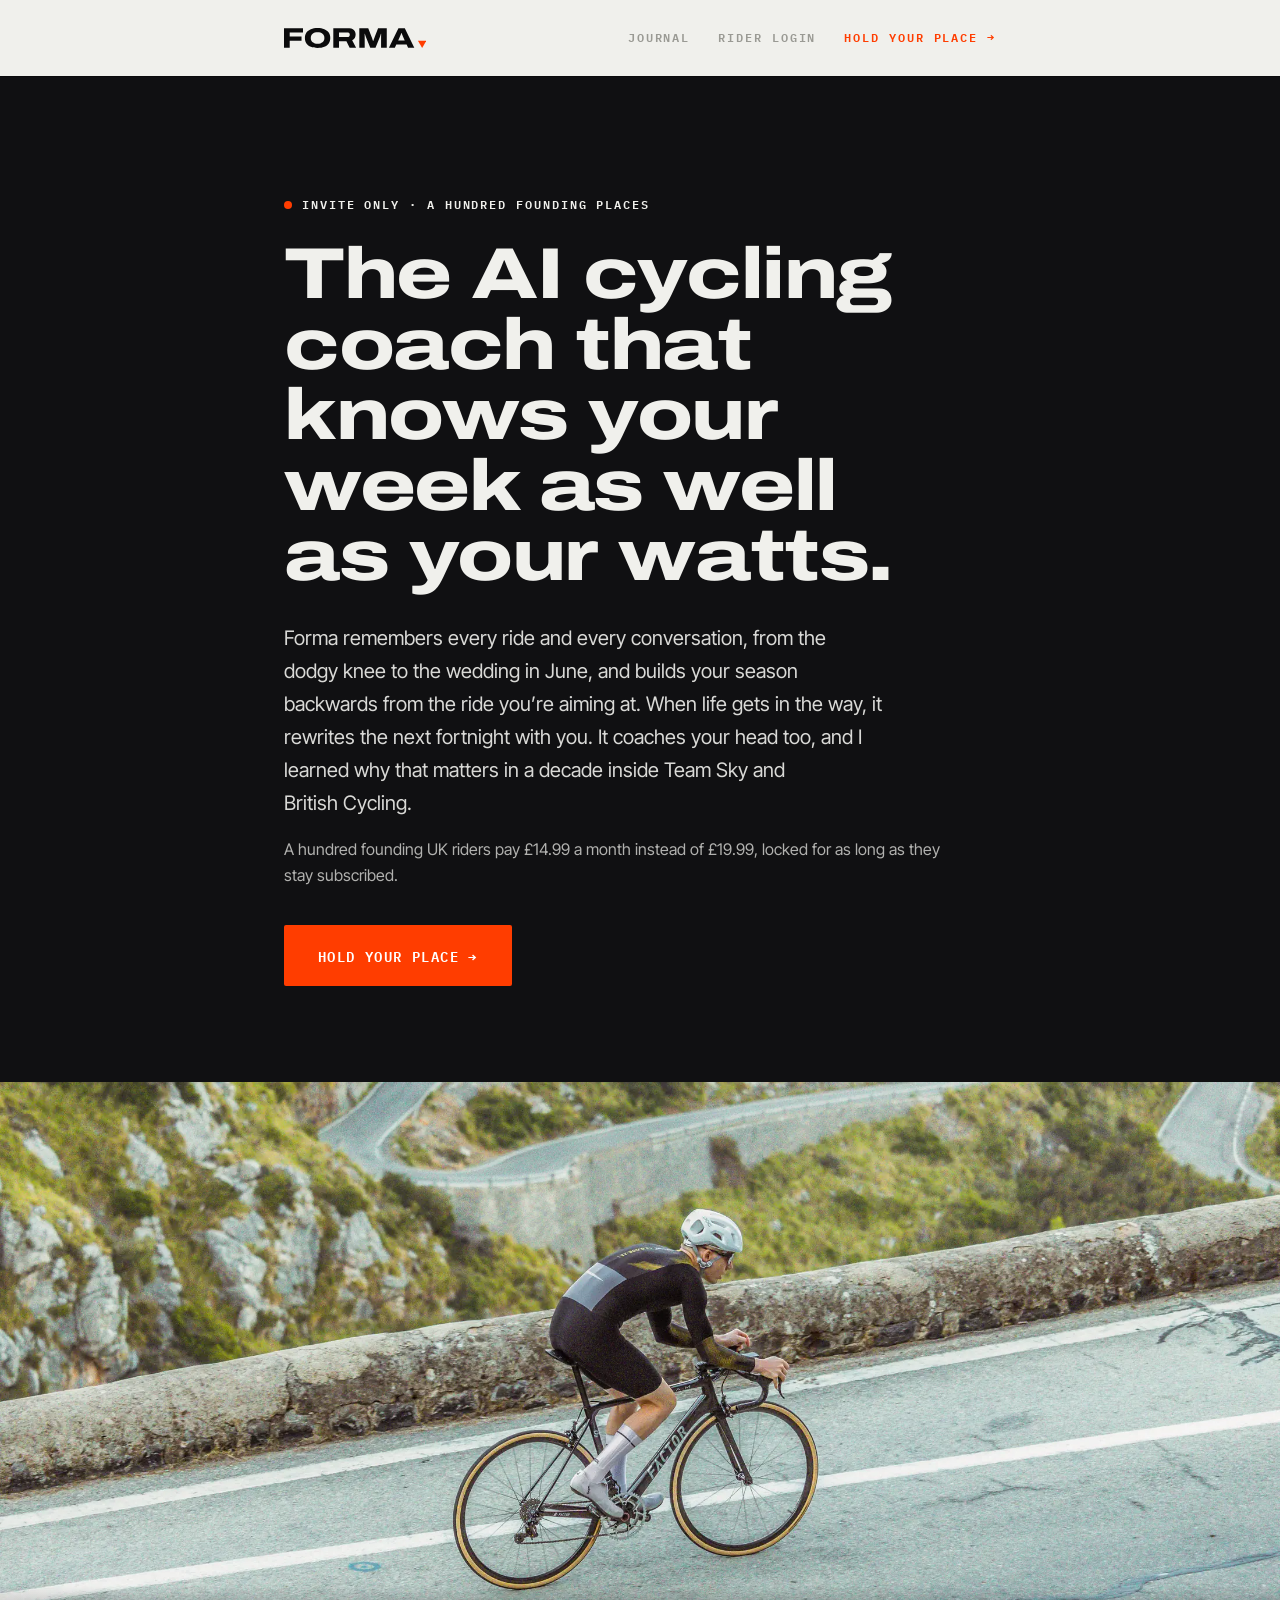
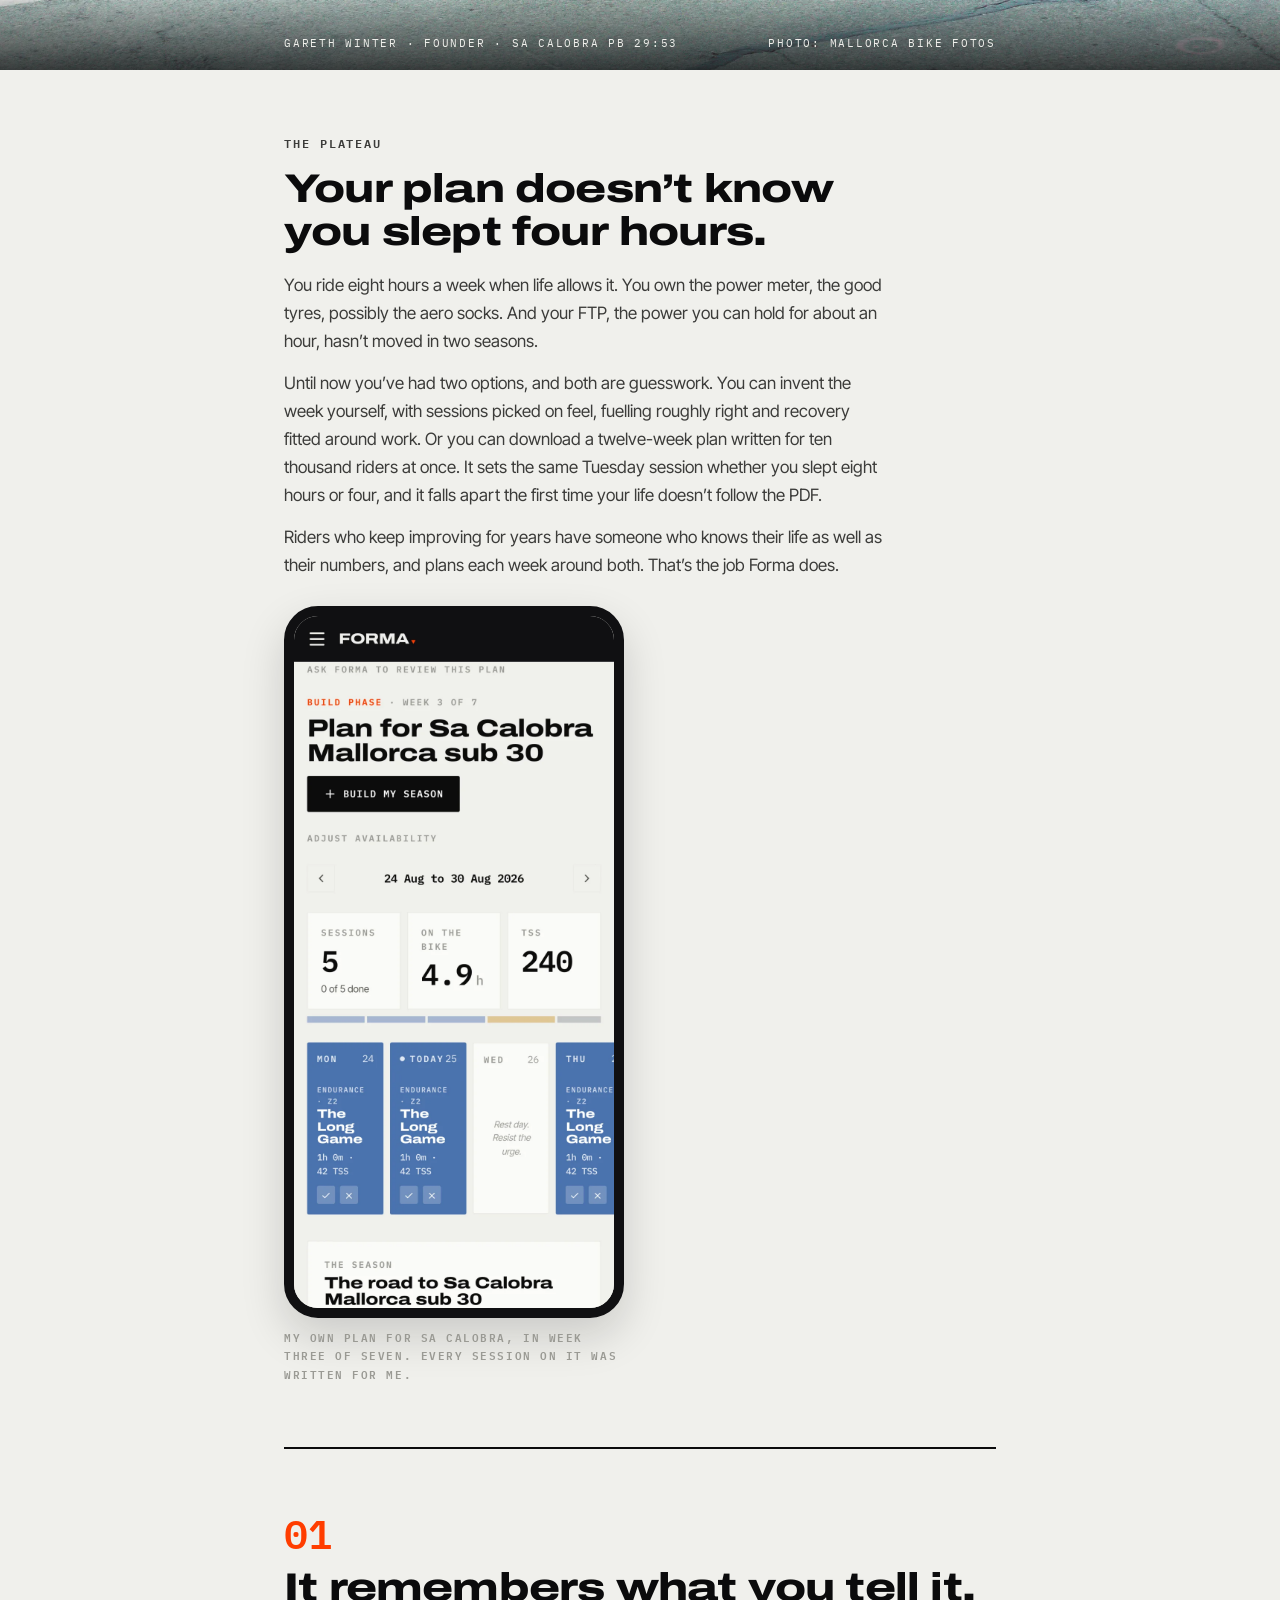
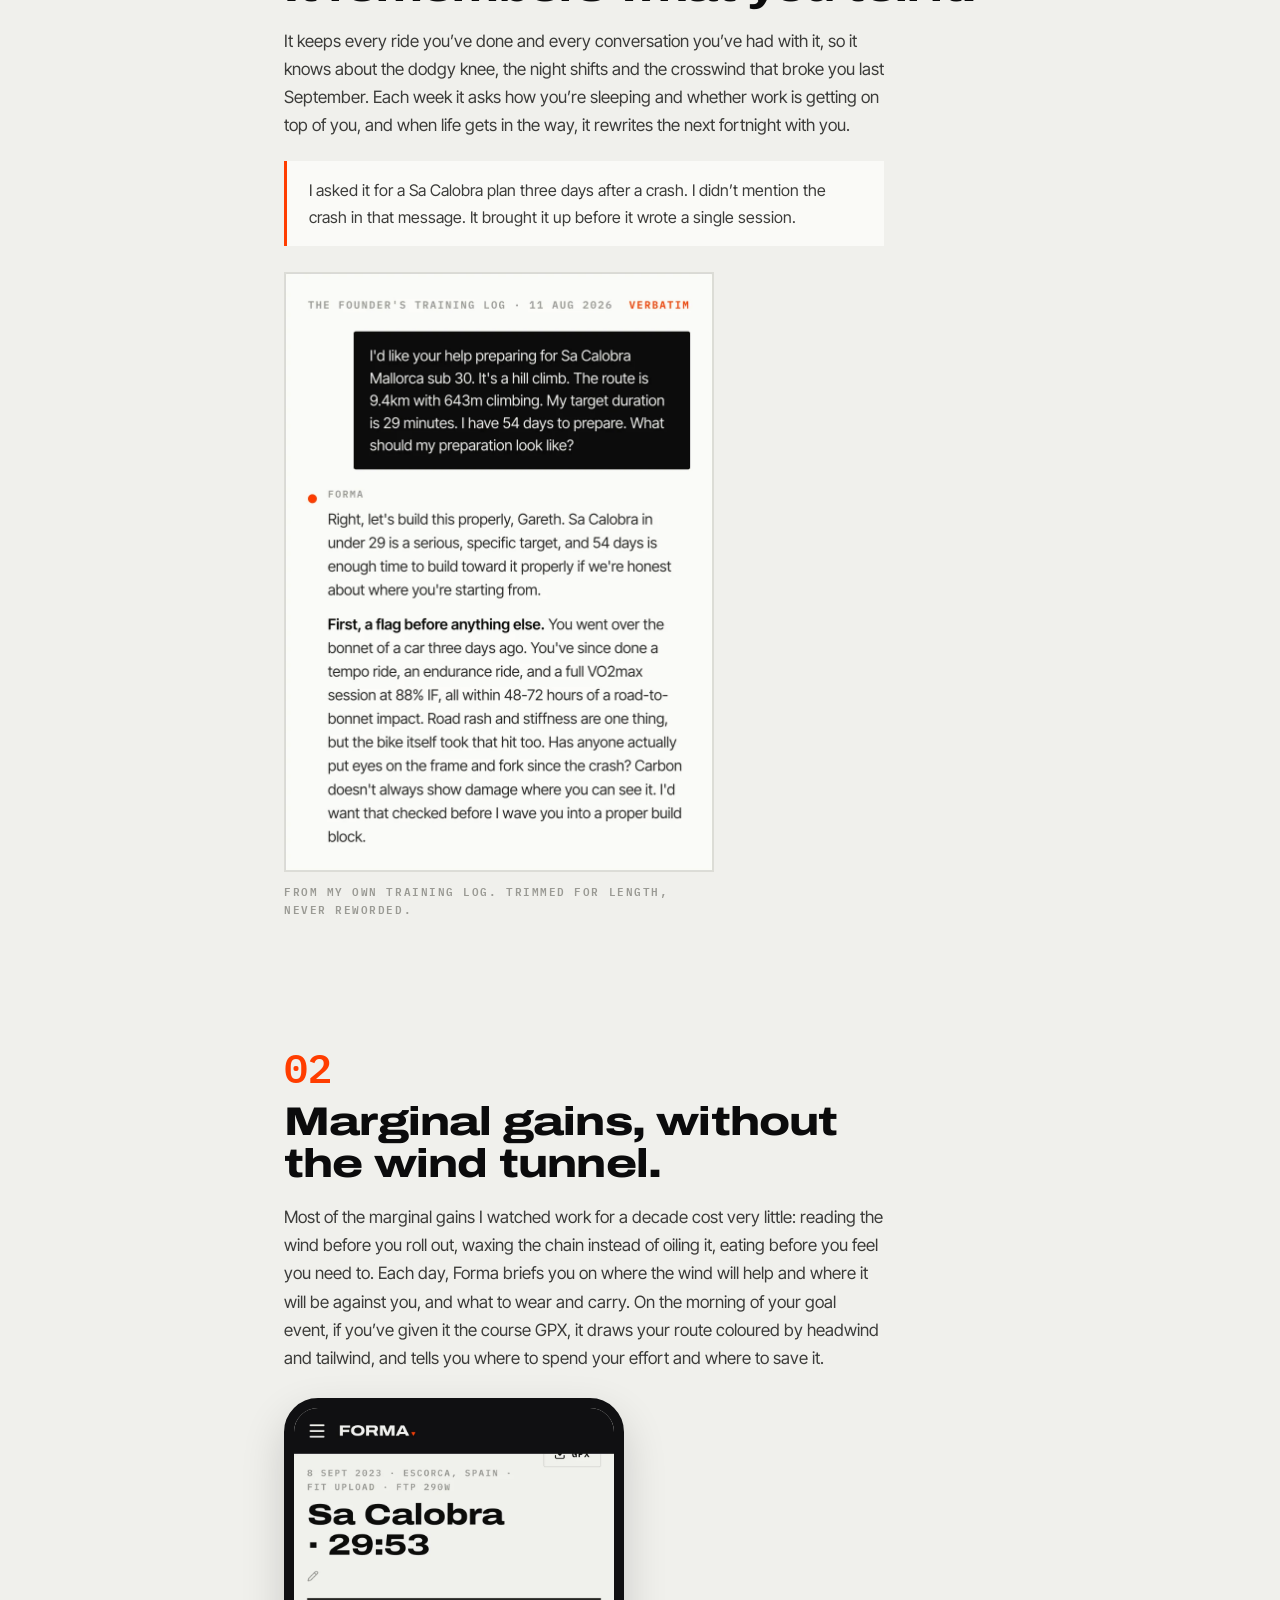
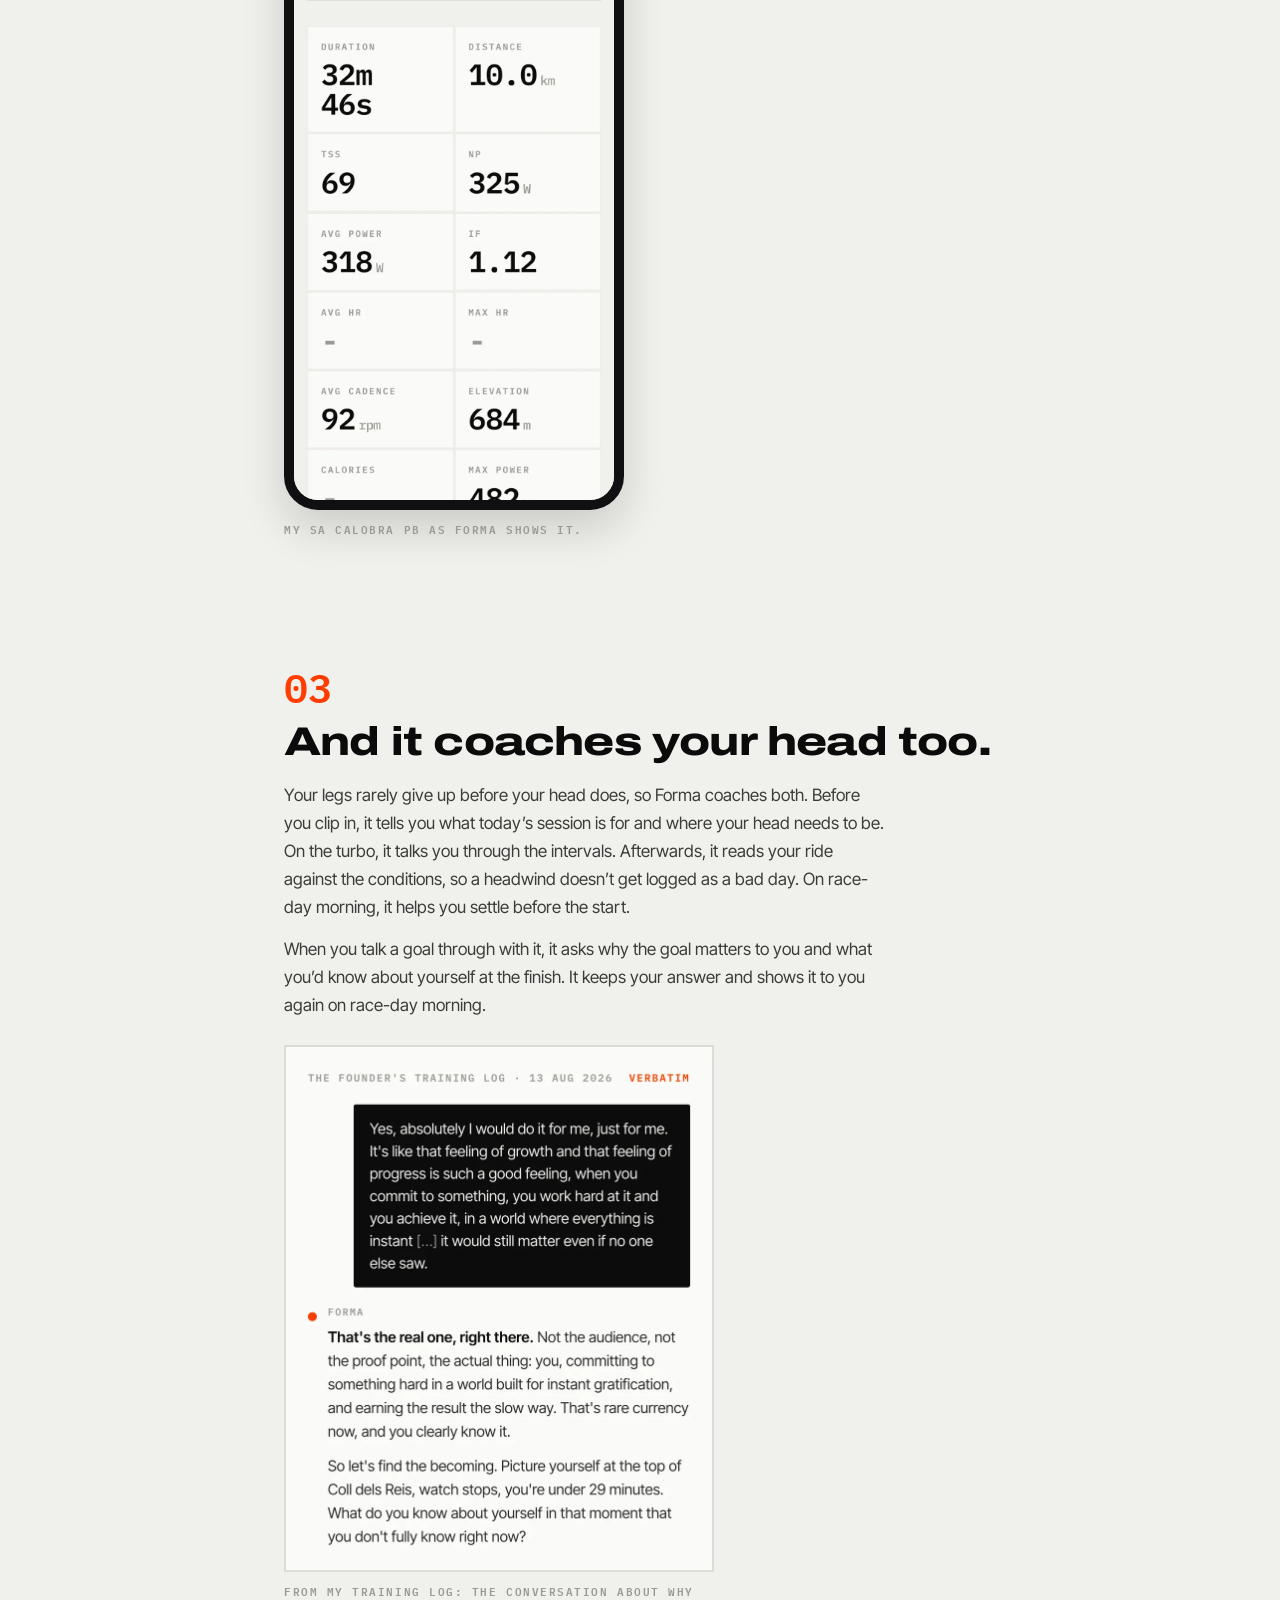
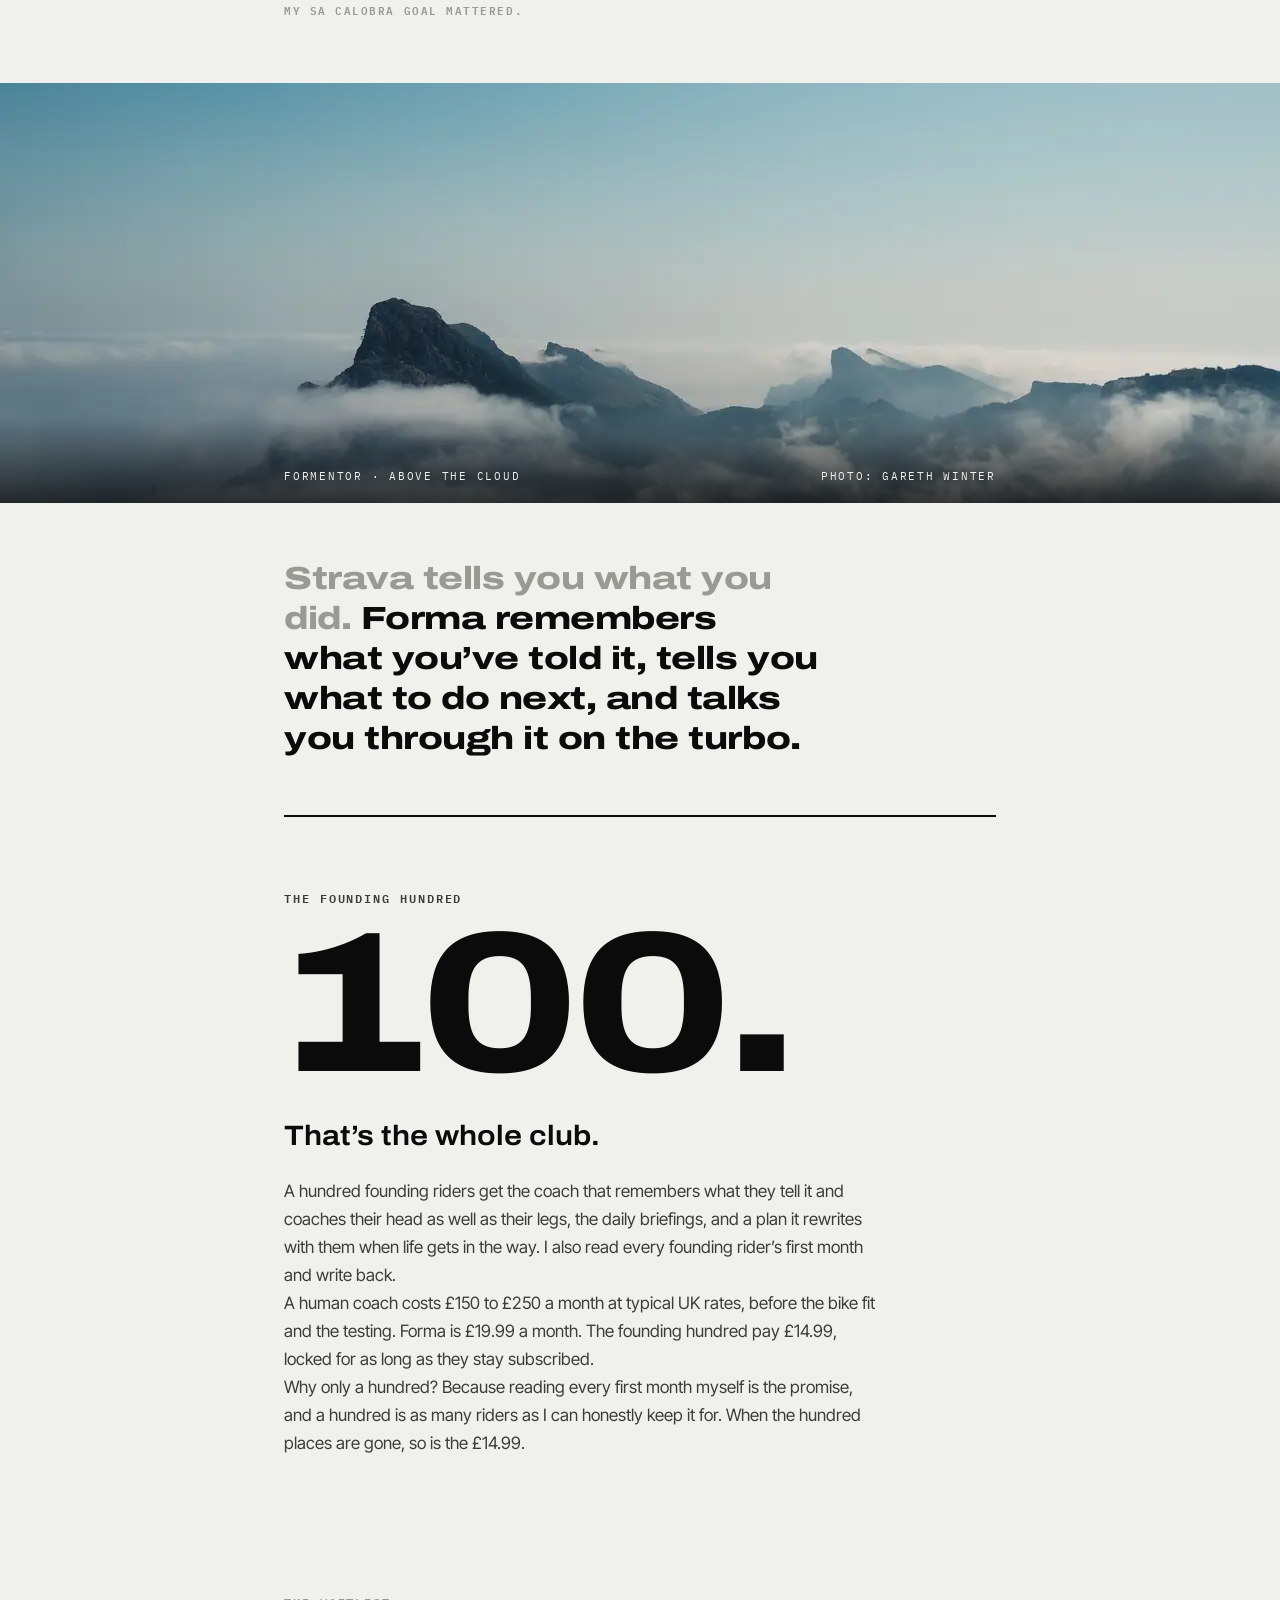
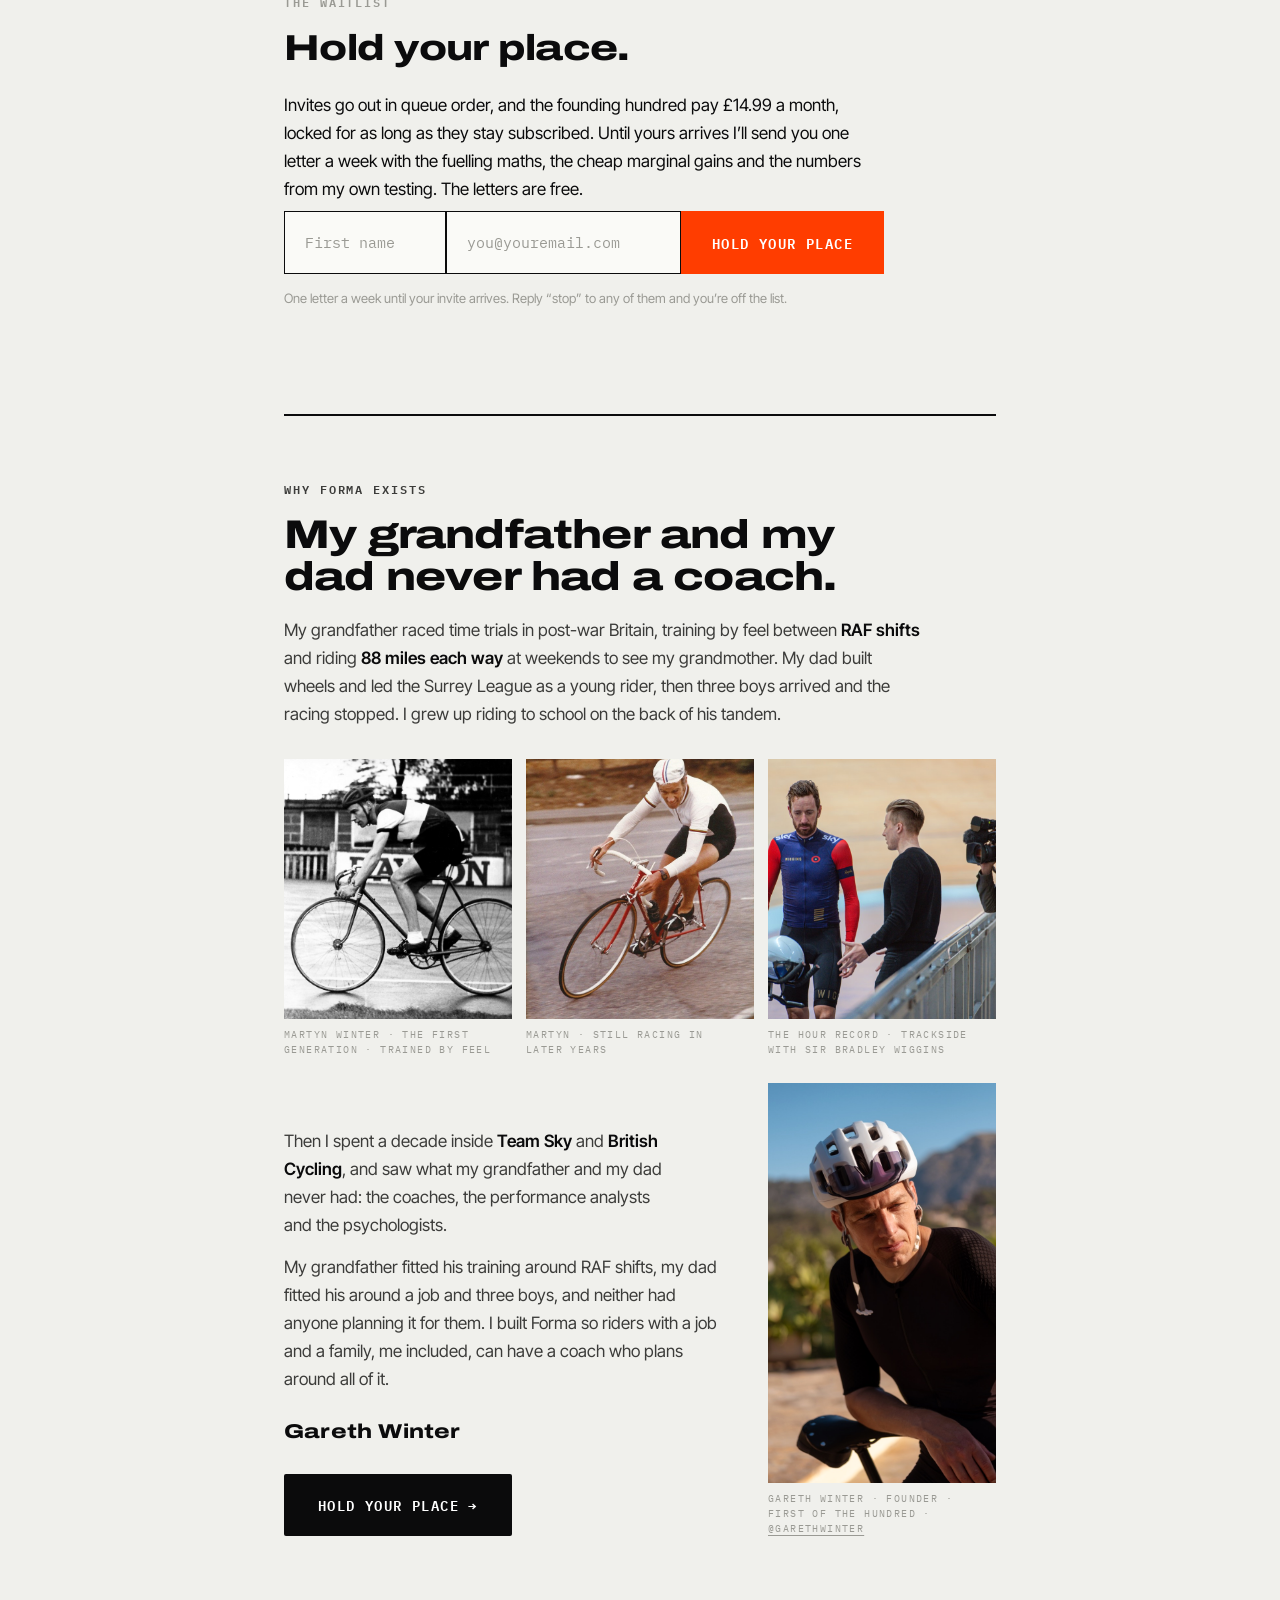
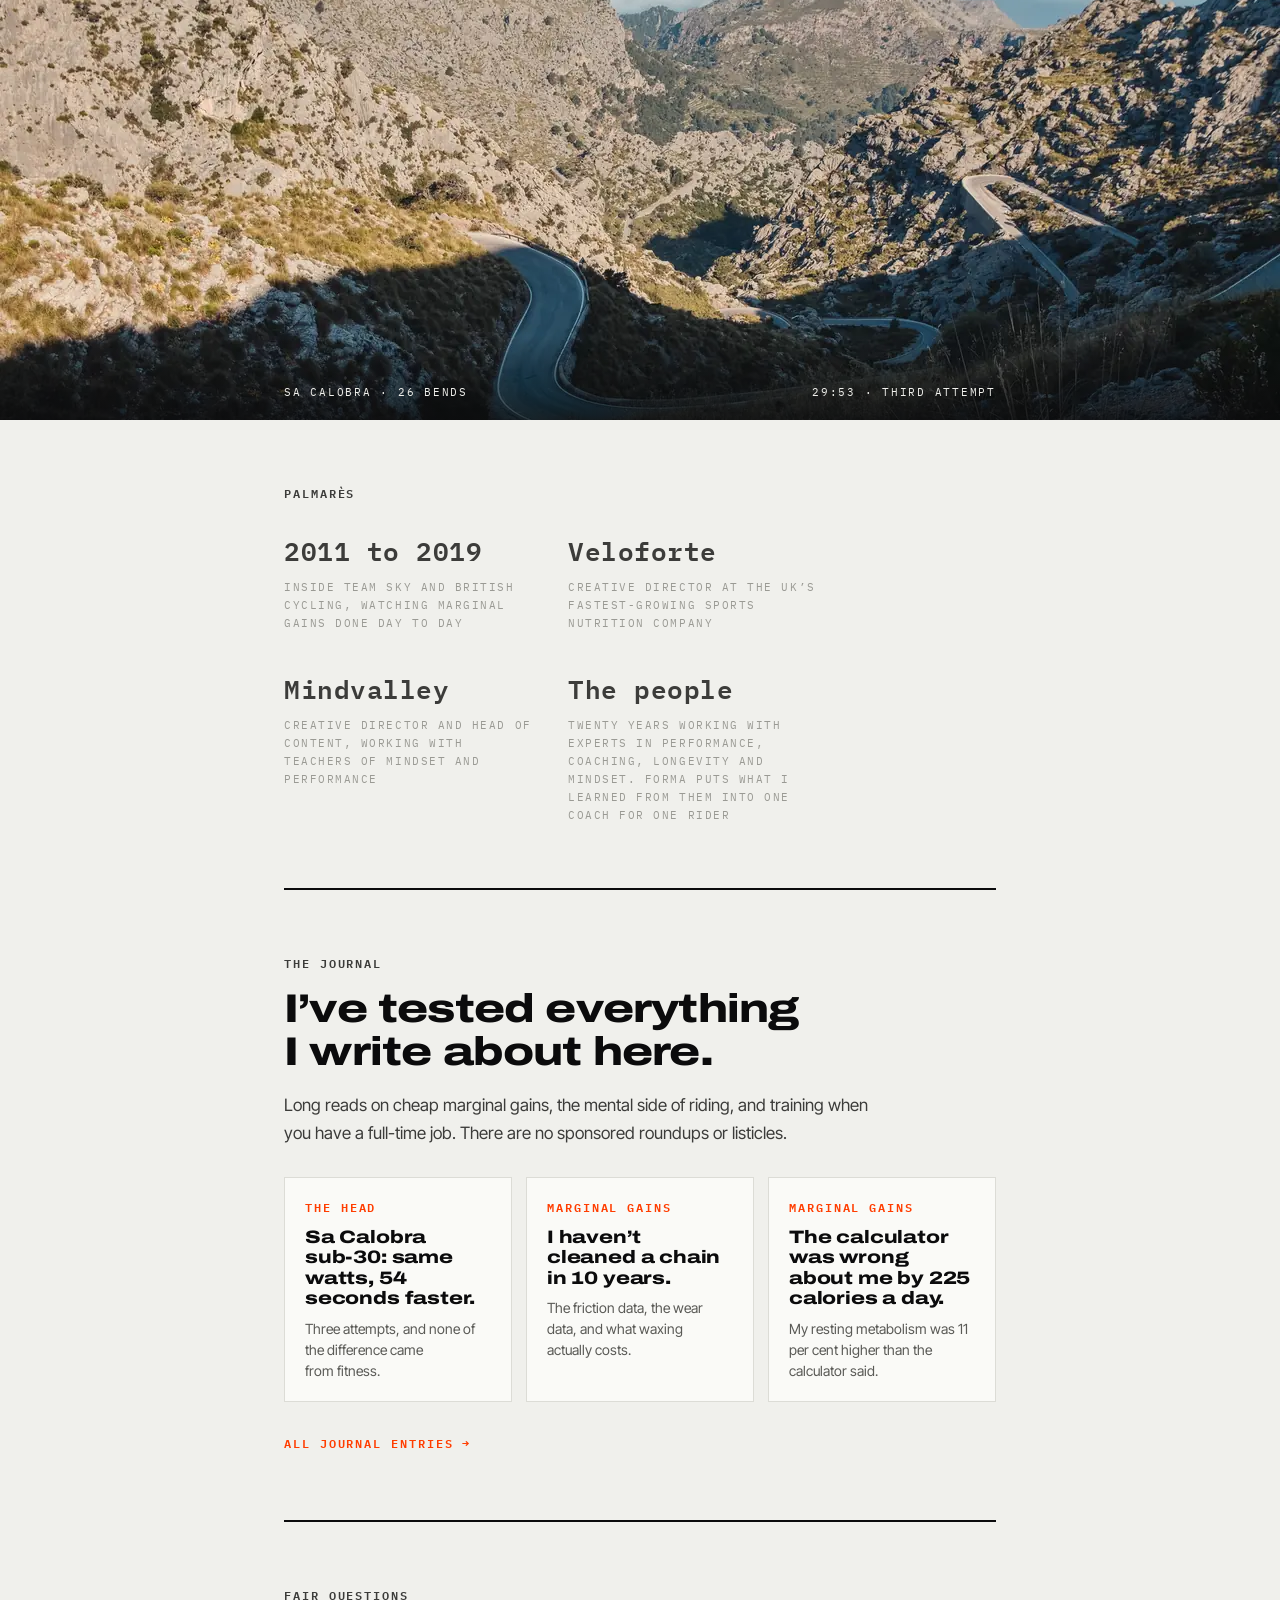
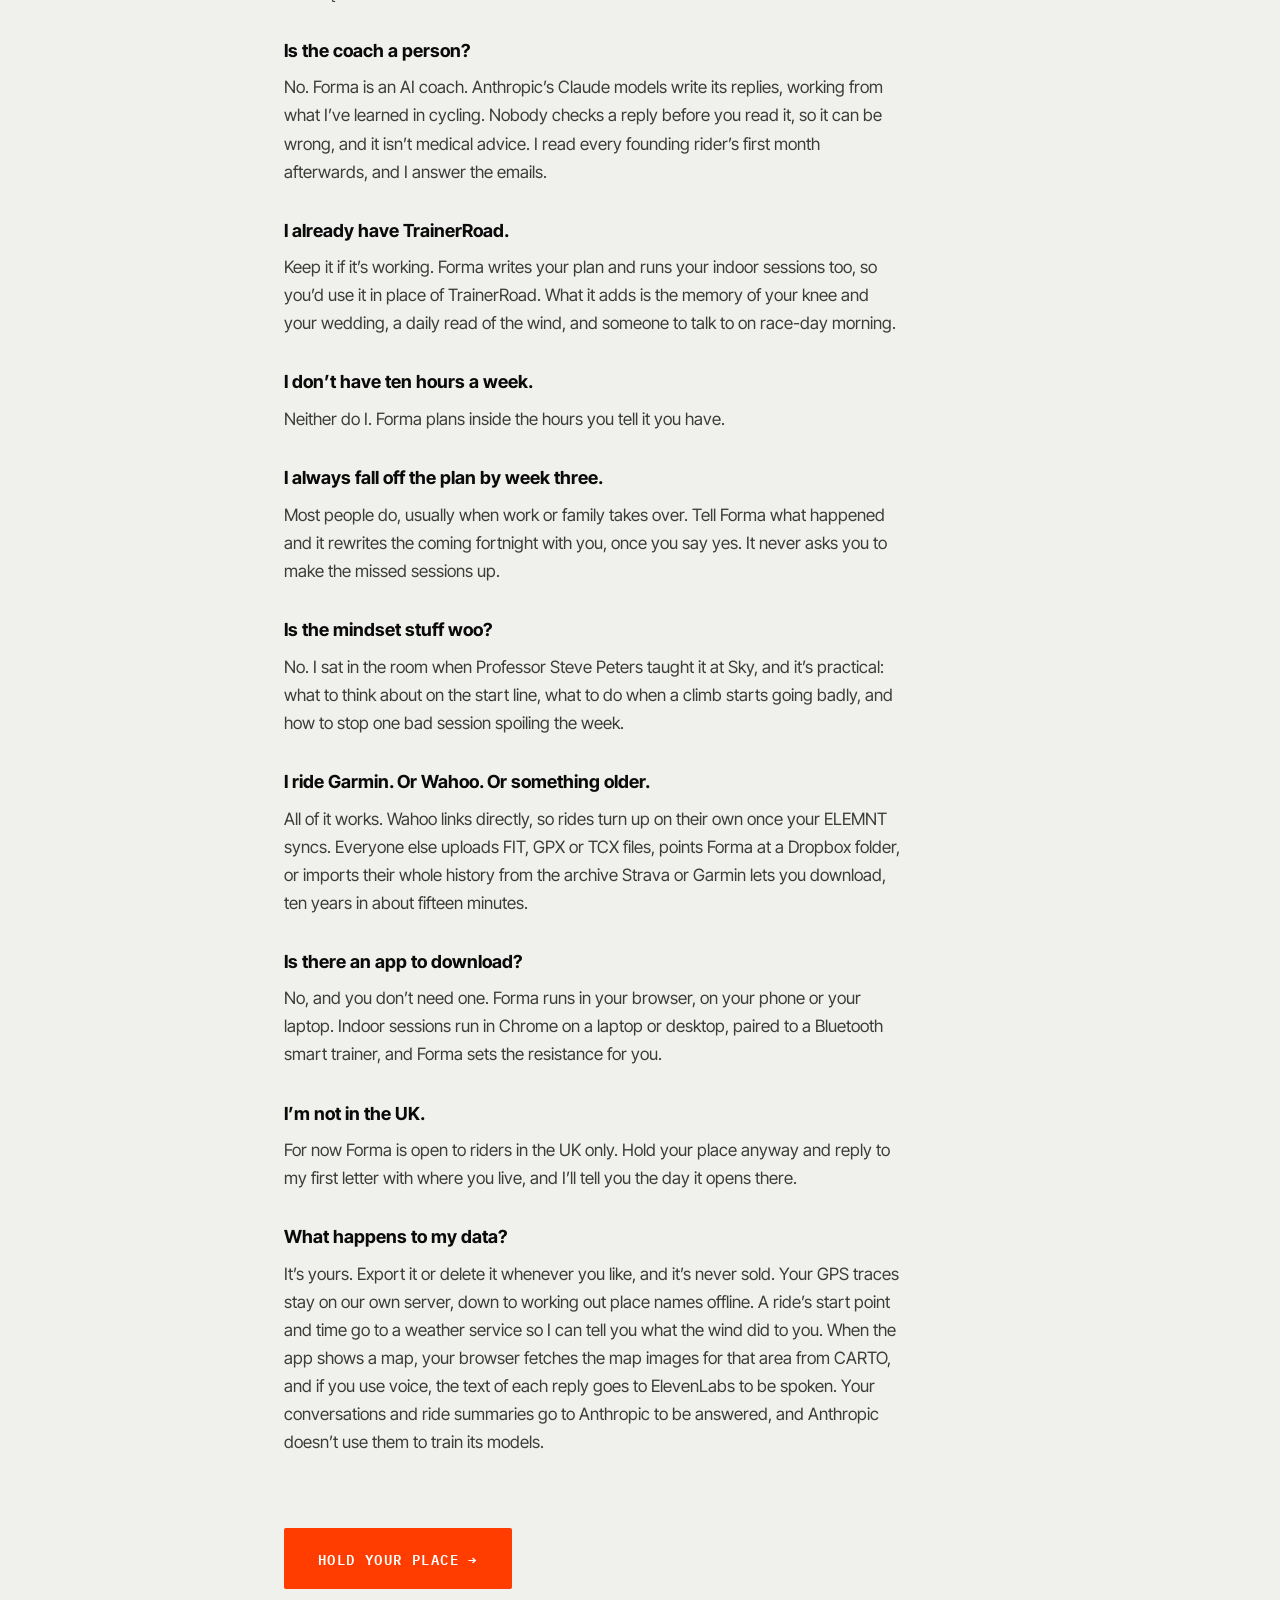
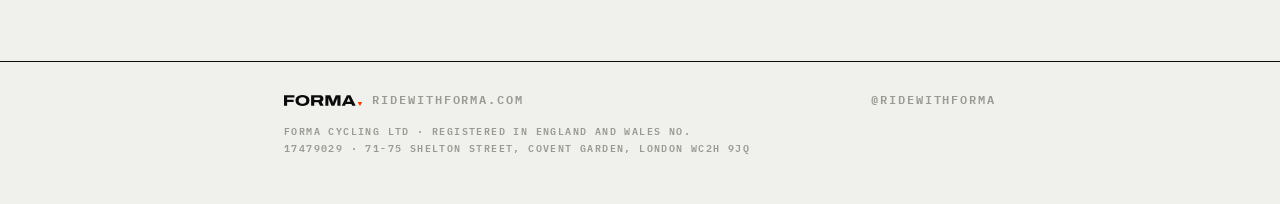
<file: index.html>
<!DOCTYPE html>
<html lang="en">
<head>
<meta charset="UTF-8">
<meta name="viewport" content="width=device-width, initial-scale=1.0">
<title>FORMA · The AI cycling coach that remembers what you tell it</title>
<link rel="icon" href="/favicon.svg" type="image/svg+xml">
<link rel="icon" href="/favicon-32.png" type="image/png" sizes="32x32">
<link rel="apple-touch-icon" href="/apple-touch-icon.png">
<meta name="description" content="An AI cycling coach that remembers every ride and every conversation, and coaches your head as well as your legs. A hundred founding places for UK riders.">
<meta property="og:title" content="FORMA · The AI cycling coach that remembers what you tell it">
<meta property="og:description" content="An AI cycling coach that remembers every ride and every conversation, and coaches your head as well as your legs. A hundred founding places for UK riders.">
<meta property="og:url" content="https://ridewithforma.com">
<meta property="og:type" content="website">
<meta property="og:image" content="https://ridewithforma.com/img/og-card.png?v=2">
<meta property="og:image:width" content="1200">
<meta property="og:image:height" content="630">
<meta property="og:image:alt" content="FORMA. The plan bends. The goal holds.">
<meta name="twitter:card" content="summary_large_image">
<meta name="twitter:title" content="FORMA · The AI cycling coach that remembers what you tell it">
<meta name="twitter:description" content="An AI cycling coach that remembers every ride and every conversation, and coaches your head as well as your legs. A hundred founding places for UK riders.">
<meta name="twitter:image" content="https://ridewithforma.com/img/og-card.png?v=2">
<link rel="preconnect" href="https://fonts.googleapis.com">
<link rel="preconnect" href="https://fonts.gstatic.com" crossorigin>
<link href="https://fonts.googleapis.com/css2?family=Archivo:wdth,wght@125,650..800&family=Inter+Tight:wght@400..700&family=IBM+Plex+Mono:wght@600&display=swap" rel="stylesheet">
<style>
  :root{
    --ink:#0B0B0C; --paper:#FAFAF7; --chalk:#F0F0EC; --slate:#9A9A94;
    --carbon:#101012; --carbon-raised:#1A1A1E; --flamme:#FF3D00; --titanium:#8E9196;
  }
  *{margin:0;padding:0;box-sizing:border-box}
  html{scroll-behavior:smooth}
  body{background:var(--chalk);color:var(--ink);font-family:'Inter Tight',sans-serif;font-size:17px;line-height:1.65;-webkit-font-smoothing:antialiased}
  .wrap{max-width:760px;margin:0 auto;padding:0 24px}
  .kicker{font-family:'IBM Plex Mono',monospace;font-size:12px;font-weight:600;letter-spacing:.16em;text-transform:uppercase;color:var(--slate)}
  .kicker.flamme{color:var(--flamme)}
  .display{font-family:'Archivo',sans-serif;font-stretch:125%;font-weight:800;letter-spacing:-.02em;line-height:.98}
  .mono{font-family:'IBM Plex Mono',monospace}

  /* THE KITE — the flamme pennant full stop, tip on the baseline */
  .dot{display:inline-block;width:.3em;height:.37em;background:var(--flamme);clip-path:polygon(0 0,100% 0,50% 100%);vertical-align:baseline;margin-left:.1em}

  /* motion */
  @media (prefers-reduced-motion: no-preference){
    .reveal{opacity:0;transform:translateY(16px);transition:opacity .6s cubic-bezier(.2,.7,.2,1),transform .6s cubic-bezier(.2,.7,.2,1)}
    .reveal.in{opacity:1;transform:none}
    @keyframes pulse{0%,100%{transform:scale(1);opacity:1}50%{transform:scale(1.5);opacity:.55}}
    .pulse{animation:pulse 1.8s ease-in-out infinite}
    .cta .arrow{display:inline-block;transition:transform .18s ease}
    .cta:hover .arrow{transform:translateX(4px)}
  }

  header{padding:28px 0;border-bottom:1px solid var(--ink)}
  header .wrap{display:flex;justify-content:space-between;align-items:baseline}
  .headright{display:flex;gap:28px;align-items:baseline}
  .joinlink{color:var(--flamme);text-decoration:none}
  .joinlink:hover{color:var(--ink)}
  .riderlink{color:var(--slate);text-decoration:none;white-space:nowrap}
  .joinlink{white-space:nowrap}
  /* the arrow never orphans onto its own line */
  .nb{white-space:nowrap}
  .riderlink:hover{color:var(--ink)}
  .journallink{color:var(--slate);text-decoration:none}
  .journallink:hover{color:var(--ink)}
  .journalrow{display:grid;grid-template-columns:repeat(3,1fr);gap:14px;margin-top:30px;max-width:934px}
  .jcard{display:flex;flex-direction:column;gap:9px;padding:20px;border:1px solid var(--rule,#DCDCD6);background:var(--paper);color:var(--ink);text-decoration:none;transition:border-color .15s ease}
  .jcard:hover{border-color:var(--ink)}
  .jcard:hover .jt{color:var(--flamme)}
  .jt{font-family:'Archivo',sans-serif;font-stretch:125%;font-weight:800;font-size:18px;line-height:1.14;letter-spacing:-.01em;transition:color .15s ease}
  .jd{font-size:14px;color:#5A5A56;line-height:1.5}
  .jall{color:var(--flamme);text-decoration:none}
  .jall:hover{color:var(--ink)}
  @media (max-width:700px){ .journalrow{grid-template-columns:1fr} }
  /* The header carries three links and a lockup. Below 640px only two of them
     fit, so the Journal link stands down (it is repeated in the page body) and
     the CTA shortens. The lockup never shrinks: it is the brand. */
  @media (max-width:640px){
    .headright{gap:18px}
    .headright .journallink{display:none}
    .joinlink .joinlong{display:none}
  }
  @media (min-width:641px){ .joinlink .joinshort{display:none} }
  /* Under ~400px even the shortened row loses to the lockup, so the header
     wraps into two tidy rows rather than shedding the login link. */
  @media (max-width:480px){
    header .wrap{flex-wrap:wrap;row-gap:10px}
    .headright{width:100%;justify-content:flex-start}
  }
  .wordmark{font-family:'Archivo',sans-serif;font-stretch:125%;font-weight:800;font-size:22px;letter-spacing:-.01em}
  /* THE LOCKUP — the master asset inline; never typeset the wordmark */
  .lockup{height:20px;width:auto;display:block;flex:none}
  .lockup-sm{height:11px;width:auto;display:block}
  header .wrap{align-items:center}
  .footerlock{display:inline-flex;align-items:center;gap:10px}

  .hero{position:relative;padding:112px 0 96px;background:var(--carbon)}
    .hero .wrap{position:relative}
  .hero h1{font-size:clamp(34px,6.6vw,72px);margin:22px 0 30px;color:#F0F0EC;text-wrap:balance}
  .hero p.offer{font-size:16px;margin-top:16px;color:rgba(240,240,236,.72)}
  .closing{padding:8px 0 72px}
  .hero p.lede{font-size:20px;max-width:600px;color:rgba(240,240,236,.9)}
  .hero .kicker.flamme{color:#F0F0EC}
  .livechip{display:inline-flex;align-items:center;gap:10px}
  .livechip .d{width:8px;height:8px;border-radius:50%;background:var(--flamme);flex:none}
  .livechip .chiptext{text-wrap:balance}

  .cta{display:inline-block;font-family:'IBM Plex Mono',monospace;font-size:14px;font-weight:600;letter-spacing:.1em;text-transform:uppercase;padding:19px 34px;background:var(--flamme);color:#fff;text-decoration:none;border-radius:2px}
  .cta:hover{background:#D93400}
  .cta.ink{background:var(--ink)} .cta.ink:hover{background:var(--flamme)}

  .rule{border:none;border-top:2px solid var(--ink)}

  .sect{padding:64px 0}
  .sect .num{font-family:'IBM Plex Mono',monospace;font-size:40px;font-weight:600;color:var(--flamme);line-height:1}
  .sect h2{font-family:'Archivo',sans-serif;font-stretch:125%;font-weight:800;font-size:clamp(28px,4.6vw,40px);letter-spacing:-.02em;line-height:1.06;margin:14px 0 18px}
  .sect p{max-width:600px;color:#3C3C3A}
  .sect p+p{margin-top:14px}
  .vignette{margin-top:22px;border-left:3px solid var(--flamme);padding:16px 22px;background:var(--paper);max-width:600px}
  .vignette p{font-size:16px}

  .proof{margin-top:26px;max-width:600px}
  .proof img{width:100%;height:auto;display:block;border:1px solid var(--rule,#DCDCD6)}
  /* the pocket: portrait shots in a minimal bezel, no pretend hardware */
  .proof.phone{max-width:340px}
  .proof.phone img{border:10px solid var(--carbon);border-radius:34px;box-shadow:0 18px 44px rgba(11,11,12,.16)}
  .proof.phone .cap{max-width:340px}
  .proof .cap{font-family:'IBM Plex Mono',monospace;font-size:11px;font-weight:600;letter-spacing:.14em;text-transform:uppercase;color:var(--slate);margin-top:10px}
  .carbon{margin-top:26px;background:var(--carbon);border-radius:2px;padding:26px 30px;display:flex;justify-content:space-between;align-items:center;max-width:600px}
  .carbon .lab{font-family:'IBM Plex Mono',monospace;font-size:10px;font-weight:600;letter-spacing:.16em;text-transform:uppercase;color:var(--titanium)}
  .carbon .val{font-family:'IBM Plex Mono',monospace;font-size:32px;font-weight:600;color:var(--chalk);margin-top:6px;letter-spacing:-.02em}
  .carbon .val small{font-size:15px;color:var(--titanium)}
  .carbon .live{display:flex;align-items:center;gap:8px}
  .carbon .live .d{width:8px;height:8px;border-radius:50%;background:var(--flamme)}
  .carbon .live span{font-family:'IBM Plex Mono',monospace;font-size:10px;font-weight:600;letter-spacing:.16em;color:var(--flamme)}

  .ruleout{padding:56px 0}
  .ruleout p{font-family:'Archivo',sans-serif;font-stretch:125%;font-weight:800;font-size:clamp(24px,3.8vw,32px);letter-spacing:-.015em;line-height:1.25;max-width:680px}
  .ruleout .quiet{color:var(--slate)}

  .club{padding:72px 0}
  .club .big{font-size:clamp(110px,22vw,200px);line-height:.95}
  .club h2{font-family:'Archivo',sans-serif;font-weight:650;font-stretch:110%;font-size:28px;margin:14px 0 18px}
  .club p{max-width:600px;color:#3C3C3A}

  .form-block{padding:64px 0 104px}
  .form-block h2{font-family:'Archivo',sans-serif;font-stretch:125%;font-weight:800;font-size:clamp(30px,4.6vw,36px);letter-spacing:-.02em;line-height:1.06;margin:16px 0 24px}
  form,.sharerow{display:flex;gap:0;max-width:600px;margin-top:8px}
  #waitlist-form input[name=name]{flex:1 1 140px}
  #waitlist-form input[name=email]{flex:2 1 190px}
  @media (max-width:640px){
    #waitlist-form{flex-direction:column}
    /* Stacked, a flex-basis becomes a height: let the fields size to their text. */
    #waitlist-form input[name]{flex:0 0 auto}
    #waitlist-form input,#waitlist-form button{width:100%}
    #waitlist-form input+input,#waitlist-form button{margin-top:-1px}
  }
  input[type=email],input[type=text]{flex:1;font-family:'IBM Plex Mono',monospace;font-size:15px;padding:19px 20px;border:1px solid var(--ink);background:var(--paper);color:var(--ink);border-radius:0;outline:none;min-width:0}
  input[type=email]::placeholder,input[type=text]::placeholder{color:var(--slate)}
  input[type=email]:focus,input[type=text]:focus{border-color:var(--flamme)}
  button{font-family:'IBM Plex Mono',monospace;font-size:14px;font-weight:600;letter-spacing:.1em;text-transform:uppercase;padding:19px 30px;background:var(--flamme);color:#fff;border:1px solid var(--flamme);cursor:pointer;white-space:nowrap}
  button:hover{background:#D93400;border-color:#D93400}
  .fine{font-size:13px;color:var(--slate);margin-top:14px;text-wrap:pretty}
  .story p{max-width:640px}
  .story strong{font-weight:600;color:var(--ink)}
  .story .sig{font-family:'Archivo',sans-serif;font-stretch:125%;font-weight:800;font-size:20px;letter-spacing:.01em;color:var(--ink);margin-top:22px}
  .inkband{position:relative;margin:0}
  .inkband img{display:block;width:100%;height:420px;object-fit:cover}
  .inkband .cap{position:absolute;left:0;right:0;bottom:0;padding:48px 0 18px;background:linear-gradient(to top,rgba(11,11,12,.74),rgba(11,11,12,.34) 55%,transparent)}
  .inkband .cap .wrap{display:flex;justify-content:space-between;align-items:baseline}
  .inkband .cap span{font-family:'IBM Plex Mono',monospace;font-size:11px;letter-spacing:.16em;color:#F0F0EC}
  /* The founder band is taller so the rider and the switchbacks above him
     both fit, centred so a phone's square crop keeps him. */
  .founderband img{height:clamp(380px,46vw,640px);object-position:50% 35%}
  @media (max-width:640px){ .inkband .cap .wrap{flex-direction:column;gap:4px} }
  @media (max-width:640px){ .founderband .cap .wrap{flex-direction:column;gap:4px} .founderband .pbsep{display:none} .founderband .cap span .nb{display:block} }
  .proofrow{display:flex;flex-wrap:wrap;gap:34px;margin-top:26px}
  .proofrow .item{max-width:250px}
  .proofrow .big{font-family:'IBM Plex Mono',monospace;font-size:26px;font-weight:600;letter-spacing:.02em}
  .proofrow .lab{font-family:'IBM Plex Mono',monospace;font-size:11px;letter-spacing:.14em;color:var(--slate);text-transform:uppercase;margin-top:6px}
  .photorow{display:grid;grid-template-columns:repeat(3,1fr);gap:14px;margin:30px 0 6px;max-width:934px}
  .photorow img{display:block;width:100%;height:260px;object-fit:cover;filter:contrast(1.02)}
  .photorow figcaption{font-family:'IBM Plex Mono',monospace;font-size:10px;letter-spacing:.14em;color:var(--slate);text-transform:uppercase;margin-top:8px;line-height:1.5}
  @media (max-width:560px){ .photorow{grid-template-columns:1fr} .photorow img{height:260px} }
  .founderrow{display:grid;grid-template-columns:repeat(3,1fr);gap:14px;align-items:end;max-width:934px;margin-top:26px}
  .founderrow > div{grid-column:span 2;padding-right:34px}
  .founderrow figure{grid-column:3}
  .founderrow img{display:block;width:100%;height:400px;object-fit:cover;object-position:50% 18%;filter:contrast(1.02)}
  .founderrow figcaption{font-family:'IBM Plex Mono',monospace;font-size:10px;letter-spacing:.14em;color:var(--slate);text-transform:uppercase;margin-top:8px;line-height:1.5}
  .founderrow figcaption a{color:inherit;text-underline-offset:3px}
  .founderrow figcaption a:hover{color:var(--flamme)}
  @media (max-width:700px){ .founderrow{grid-template-columns:1fr} .founderrow > div{grid-column:auto;padding-right:0} .founderrow figure{grid-column:auto;max-width:320px} }
  .faq dt{font-weight:700;font-size:18px;margin-top:30px}
  .faq dd{margin:8px 0 0;color:#3C3C3A;max-width:620px}
  .receipt{display:none;font-family:'IBM Plex Mono',monospace;font-size:14px;font-weight:600;letter-spacing:.08em;margin-top:20px;padding:16px 20px;border:1px solid var(--ink)}
  .receipt.ok{display:block}
  .receipt .dotline{color:var(--flamme)}
  .receipt .n,.queue .n{color:var(--flamme)}
  /* Hidden until the script has a count worth showing, so a small or missing
     number never lands on the page. p.queue, not .queue: the club block
     colours its own paragraphs and would otherwise win. */
  p.queue{display:none;margin:18px 0;color:var(--slate)}
  p.queue.on{display:block}
  .held{display:none;margin-top:26px}
  .held.ok{display:block}
  .askq{font-family:'Archivo',sans-serif;font-stretch:125%;font-weight:800;font-size:20px;letter-spacing:-.01em;line-height:1.2;margin-top:6px;text-wrap:balance}
  .share{margin-top:30px;padding-top:26px;border-top:1px solid var(--rule,#DCDCD6)}
  input.shareurl{font-size:13px}
  /* Skipping has to be as easy as answering, or the question isn't optional. */
  .linkbtn{font:inherit;letter-spacing:inherit;text-transform:none;padding:0;background:none;border:none;color:var(--slate);text-decoration:underline;cursor:pointer}
  .linkbtn:hover{background:none;color:var(--flamme)}

  footer{border-top:1px solid var(--ink);padding:28px 0 48px}
  footer .wrap{display:flex;justify-content:space-between;flex-wrap:wrap;gap:12px}
  footer a{color:var(--slate);text-decoration:none}
  footer a:hover{color:var(--flamme)}
  /* The trading disclosure the law asks for: present, legible, and quiet. */
  footer .legal{flex-basis:100%;font-size:10px;letter-spacing:.14em;line-height:1.7;text-wrap:balance}
  /* No heading or display line ever leaves one word on its own line. */
  .sect h2,.club h2,.form-block h2,.ruleout p,.jt{text-wrap:balance}
  .sect p,.club p,.faq dd,.vignette p,.proofrow .lab,.jd,.form-block p{text-wrap:pretty}

  @media (max-width:560px){ form,.sharerow{flex-direction:column} button{width:100%} .linkbtn{width:auto} .carbon{flex-wrap:wrap;gap:18px} }
</style>
</head>
<body>

<header>
  <div class="wrap">
    <svg class="lockup" viewBox="118.99 121.48 762.02 107.04" xmlns="http://www.w3.org/2000/svg" role="img" aria-label="FORMA"><path fill="#0b0b0c" d="M149.51,226.72h-30.52v-103.44h101.63v22.7h-71.11v20.9h63.3v22.7h-63.3v37.14Z"/><path fill="#0b0b0c" d="M298.65,228.52h0c-13.83,0-25.83-2.13-36-6.39-10.17-4.26-18.02-10.37-23.53-18.34-5.51-7.97-8.27-17.56-8.27-28.79h0c0-11.23,2.76-20.82,8.27-28.79,5.51-7.97,13.36-14.08,23.53-18.34,10.17-4.26,22.17-6.39,36-6.39h0c14.03,0,26.11,2.13,36.24,6.39,10.12,4.26,17.94,10.37,23.45,18.34,5.51,7.97,8.27,17.56,8.27,28.79h0c0,11.23-2.76,20.82-8.27,28.79-5.51,7.97-13.33,14.08-23.45,18.34-10.13,4.26-22.21,6.39-36.24,6.39ZM298.65,205.82h0c5.41,0,10.35-.65,14.81-1.95,4.46-1.31,8.29-3.21,11.5-5.72,3.21-2.5,5.69-5.58,7.45-9.24,1.75-3.66,2.63-7.75,2.63-12.26h0v-3.6c0-4.41-.88-8.42-2.63-12.03-1.76-3.61-4.24-6.66-7.45-9.17s-7.04-4.41-11.5-5.72c-4.46-1.3-9.4-1.95-14.81-1.95h0c-5.41,0-10.32.65-14.73,1.95-4.41,1.31-8.25,3.21-11.5,5.72-3.26,2.51-5.74,5.56-7.44,9.17-1.71,3.61-2.56,7.62-2.56,12.03h0v3.6c0,4.51.85,8.6,2.56,12.26,1.7,3.66,4.18,6.74,7.44,9.24,3.25,2.51,7.09,4.41,11.5,5.72,4.41,1.3,9.32,1.95,14.73,1.95Z"/><path fill="#0b0b0c" d="M413.42,226.72h-30.52v-103.44h86c7.51,0,13.73,1.55,18.64,4.66,4.91,3.11,8.62,7.19,11.13,12.26,2.5,5.06,3.75,10.6,3.75,16.61h0c0,6.51-1.55,12.45-4.66,17.82-3.11,5.36-7.77,9.59-13.98,12.7h0l21.05,39.39h-34.58l-17.14-34.43h-39.69v34.43ZM413.42,145.98v23.76h45.4c3.71,0,6.67-1.1,8.87-3.31,2.21-2.21,3.31-5.16,3.31-8.87h0c0-2.41-.5-4.49-1.5-6.24-1-1.75-2.4-3.08-4.21-3.98-1.81-.91-3.96-1.36-6.47-1.36h-45.4Z"/><path fill="#0b0b0c" d="M550.88,226.72h-28.86v-103.44h47.81l17.74,44.96c.8,1.8,1.68,4.1,2.63,6.91.95,2.81,1.9,5.69,2.85,8.65.95,2.95,1.83,5.58,2.63,7.89h1.06c.6-2.11,1.38-4.56,2.33-7.37.95-2.81,1.95-5.64,3-8.49,1.05-2.86,1.98-5.39,2.79-7.59h0l17.74-44.96h46.45v103.44h-30.52v-53.37c0-2.11.03-4.46.08-7.07.05-2.61.12-5.16.22-7.67.1-2.51.15-4.66.15-6.46h-1.2c-.6,1.9-1.35,4.15-2.25,6.76-.91,2.61-1.78,5.19-2.63,7.75-.85,2.55-1.68,4.78-2.49,6.69h0l-21.65,53.37h-27.96l-21.8-53.37c-1-2.61-1.98-5.26-2.93-7.97-.95-2.71-1.81-5.24-2.56-7.59-.75-2.36-1.37-4.24-1.88-5.64h-1.2c.1,1.4.18,3.25.23,5.56.05,2.31.1,4.81.15,7.52.05,2.71.07,5.41.07,8.12h0v53.37Z"/><path fill="#0b0b0c" d="M712.15,226.72h-31.57l50.81-103.44h34.13l50.82,103.44h-33.23l-7.81-16.54h-55.33l-7.82,16.54ZM739.51,166.73l-9.32,21.05h34.88l-9.32-21.05c-.4-.9-.95-2.23-1.65-3.98-.71-1.75-1.46-3.61-2.26-5.57-.8-1.95-1.5-3.76-2.1-5.41-.6-1.65-1.1-2.88-1.51-3.68h-1.05c-.7,1.81-1.55,3.91-2.55,6.31-1.01,2.41-1.94,4.71-2.79,6.92-.85,2.21-1.62,4.01-2.33,5.41h0Z"/><polygon fill="#FF3D00" points="835.91 189.52 881.01 189.52 858.41 228.52 835.91 189.52"/></svg>
    <span class="headright"><a class="kicker journallink" href="/journal/">Journal</a><a class="kicker riderlink" href="https://app.ridewithforma.com/login">Rider login</a><a class="kicker joinlink" href="#waitlist"><span class="joinlong">Hold your place&nbsp;→</span><span class="joinshort">Hold your place&nbsp;→</span></a></span>
  </div>
</header>

<main>
  <section class="hero">
    <div class="wrap">
      <p class="kicker flamme livechip"><span class="d pulse"></span><span class="chiptext"><span class="nb">INVITE ONLY ·</span> <span class="nb">A HUNDRED FOUNDING PLACES</span></span></p>
      <h1 class="display">The AI cycling coach that knows your week as well as your&nbsp;watts.</h1>
      <p class="lede">Forma remembers every ride and every conversation, from the dodgy knee to the wedding in June, and builds your season backwards from the ride you’re aiming at. When life gets in the way, it rewrites the next fortnight with you. It coaches your head too, and I learned why that matters in a decade inside Team Sky and British&nbsp;Cycling.</p>
      <p class="offer">A hundred founding UK riders pay £14.99&nbsp;a&nbsp;month instead of £19.99, locked for as long as they stay&nbsp;subscribed.</p>
      <p style="margin-top:36px"><a class="cta" href="#waitlist">Hold your&nbsp;<span class="nb">place&nbsp;<span class="arrow">&rarr;</span></span></a></p>
    </div>
  </section>

  <section class="inkband founderband">
    <img src="/img/founder-sa-calobra.webp" alt="Gareth Winter, Forma's founder, climbing Sa Calobra in Mallorca with the switchbacks below" fetchpriority="high" decoding="async" width="2200" height="1265">
    <div class="cap"><div class="wrap"><span>GARETH WINTER &middot; FOUNDER <span class="pbsep">&middot; </span><span class="nb">SA CALOBRA PB 29:53</span></span><span>PHOTO: MALLORCA BIKE FOTOS</span></div></div>
  </section>

  <section class="sect reveal">
    <div class="wrap">
      <p class="kicker">THE PLATEAU</p>
      <h2>Your plan doesn’t know you slept four&nbsp;hours.</h2>
      <p>You ride eight hours a week when life allows it. You own the power meter, the good tyres, possibly the aero socks. And your FTP, the power you can hold for about an hour, hasn’t moved in two&nbsp;seasons.</p>
      <p>Until now you’ve had two options, and both are guesswork. You can invent the week yourself, with sessions picked on feel, fuelling roughly right and recovery fitted around work. Or you can download a twelve-week plan written for ten thousand riders at once. It sets the same Tuesday session whether you slept eight hours or four, and it falls apart the first time your life doesn’t follow the&nbsp;PDF.</p>
      <p>Riders who keep improving for years have someone who knows their life as well as their numbers, and plans each week around both. That’s the job Forma&nbsp;does.</p>
      <figure class="proof phone">
        <img src="/img/m-training.webp" alt="Forma on a phone: Plan for Sa Calobra Mallorca sub 30, build phase week 3 of 7, the week's named sessions and a rest day that says resist the urge" loading="lazy" decoding="async" width="860" height="1862">
        <figcaption class="cap">My own plan for Sa Calobra, in week three of seven. Every session on it was written for&nbsp;me.</figcaption>
      </figure>
    </div>
  </section>

  <div class="wrap"><hr class="rule"></div>

  <section class="sect reveal">
    <div class="wrap">
      <p class="num">01</p>
      <h2>It remembers what you tell&nbsp;it.</h2>
      <p>It keeps every ride you’ve done and every conversation you’ve had with it, so it knows about the dodgy knee, the night shifts and the crosswind that broke you last September. Each week it asks how you’re sleeping and whether work is getting on top of you, and when life gets in the way, it rewrites the next fortnight with&nbsp;you.</p>
      <div class="vignette">
        <p>I asked it for a Sa Calobra plan three days after a crash. I didn’t mention the crash in that message. It brought it up before it wrote a single&nbsp;session.</p>
      </div>
      <figure class="proof" style="max-width:430px">
        <img src="/img/m-crash.webp" alt="A real Forma exchange: the founder asks for a Sa Calobra plan, and the coach first flags his crash three days earlier and asks whether the frame and fork have been checked" loading="lazy" decoding="async" width="860" height="1202">
        <figcaption class="cap">From my own training log. Trimmed for length, never&nbsp;reworded.</figcaption>
      </figure>
    </div>
  </section>

  <section class="sect reveal">
    <div class="wrap">
      <p class="num">02</p>
      <h2>Marginal gains, without the wind tunnel.</h2>
      <p>Most of the marginal gains I watched work for a decade cost very little: reading the wind before you roll out, waxing the chain instead of oiling it, eating before you feel you need to. Each day, Forma briefs you on where the wind will help and where it will be against you, and what to wear and carry. On the morning of your goal event, if you’ve given it the course GPX, it draws your route coloured by headwind and tailwind, and tells you where to spend your effort and where to save&nbsp;it.</p>
      <figure class="proof phone">
        <img src="/img/m-ride.webp" alt="Forma on a phone: the founder's Sa Calobra PB, 29 minutes 53 seconds, with power, intensity and TSS calculated from a 290W FTP" loading="lazy" decoding="async" width="860" height="1862">
        <figcaption class="cap">My Sa Calobra PB as Forma shows&nbsp;it.</figcaption>
      </figure>
    </div>
  </section>

  <section class="sect reveal">
    <div class="wrap">
      <p class="num">03</p>
      <h2>And it coaches your head&nbsp;too.</h2>
      <p>Your legs rarely give up before your head does, so Forma coaches both. Before you clip in, it tells you what today’s session is for and where your head needs to be. On the turbo, it talks you through the intervals. Afterwards, it reads your ride against the conditions, so a headwind doesn’t get logged as a bad day. On race-day morning, it helps you settle before the&nbsp;start.</p>
      <p>When you talk a goal through with it, it asks why the goal matters to you and what you’d know about yourself at the finish. It keeps your answer and shows it to you again on race-day&nbsp;morning.</p>
      <figure class="proof" style="max-width:430px">
        <img src="/img/m-becoming.webp" alt="A real Forma exchange: the founder says the goal would matter even if nobody saw it, and the coach asks what he would know about himself at the top of Coll dels Reis that he does not know now" loading="lazy" decoding="async" width="860" height="1055">
        <figcaption class="cap">From my training log: the conversation about why my Sa Calobra goal&nbsp;mattered.</figcaption>
      </figure>
    </div>
  </section>

  <section class="inkband reveal">
    <img src="/img/passes/formentor-cloud-1280.webp" srcset="/img/passes/formentor-cloud-1280.webp 1280w, /img/passes/formentor-cloud-2000.webp 2000w" sizes="100vw" alt="A mountain peak on the Formentor peninsula rising out of a sea of cloud, photographed by Gareth Winter" loading="lazy" decoding="async" width="2000" height="1333" style="object-position:55% 80%">
    <div class="cap"><div class="wrap"><span>FORMENTOR · ABOVE THE CLOUD</span><span>PHOTO: GARETH WINTER</span></div></div>
  </section>

  <section class="ruleout reveal">
    <div class="wrap">
      <p><span class="quiet">Strava tells you what you did.</span> Forma remembers what you’ve told it, tells you what to do next, and talks you through it on the&nbsp;turbo.</p>
    </div>
  </section>

  <div class="wrap"><hr class="rule"></div>

  <section class="club reveal">
    <div class="wrap">
      <p class="kicker">THE FOUNDING HUNDRED</p>
      <div class="display big">100.</div>
      <h2>That’s the whole club.</h2>
      <p class="kicker queue"></p>
      <p>A hundred founding riders get the coach that remembers what they tell it and coaches their head as well as their legs, the daily briefings, and a plan it rewrites with them when life gets in the way. I also read every founding rider’s first month and write&nbsp;back.</p>
      <p>A human coach costs £150 to £250 a month at typical UK rates, before the bike fit and the testing. Forma is £19.99 a month. The founding hundred pay £14.99, locked for as long as they stay&nbsp;subscribed.</p>
      <p>Why only a hundred? Because reading every first month myself is the promise, and a hundred is as many riders as I can honestly keep it for. When the hundred places are gone, so is the&nbsp;£14.99.</p>
    </div>
  </section>

  <section class="form-block reveal" id="waitlist">
    <div class="wrap">
      <p class="kicker">THE WAITLIST</p>
      <h2>Hold your place.</h2>
      <p style="max-width:600px">Invites go out in queue order, and the founding hundred pay £14.99&nbsp;a&nbsp;month, locked for as long as they stay subscribed. Until yours arrives I’ll send you one letter a week with the fuelling maths, the cheap marginal gains and the numbers from my own testing. The letters are&nbsp;free.</p>
      <p class="kicker queue"></p>
      <form id="waitlist-form" action="https://gareth-coaching-api-production.up.railway.app/api/v1/waitlist" method="POST">
        <input type="text" name="name" required autocomplete="given-name" placeholder="First name" aria-label="First name" maxlength="80">
        <input type="email" name="email" required autocomplete="email" placeholder="you@youremail.com" aria-label="Email address">
        <button type="submit">Hold your place</button>
      </form>
      <div class="receipt" id="receipt" role="status"><span class="nb">PLACE HELD <span class="dotline">·</span></span> <span class="nb">FIRST LETTER ON ITS WAY</span></div>
      <div class="held" id="held">
        <div id="ask">
          <p class="kicker">ONE QUESTION</p>
          <p class="askq">What ride are you aiming&nbsp;at?</p>
          <form id="goal-form">
            <input type="text" id="goal" maxlength="280" placeholder="Marmotte, July" aria-label="The ride you are aiming at">
            <button type="submit">Tell me</button>
          </form>
          <p class="fine">Optional, and answering just means I turn up prepared. <button type="button" class="linkbtn" id="goal-skip">Skip this</button></p>
        </div>
        <div class="share" id="share">
          <p class="kicker">YOUR LINK</p>
          <div class="sharerow">
            <input type="text" class="shareurl" id="share-url" readonly aria-label="Your share link">
            <button type="button" id="share-copy">Copy</button>
          </div>
          <p class="fine">Send it to the rider you train with. Every rider who joins on your link moves you up the&nbsp;queue.</p>
        </div>
      </div>
      <p class="fine">One letter a week until your invite arrives. Reply &ldquo;stop&rdquo; to any of them and you&rsquo;re off the&nbsp;list.</p>
    </div>
  </section>

  <div class="wrap"><hr class="rule"></div>

  <section class="sect reveal story">
    <div class="wrap">
      <p class="kicker">WHY FORMA EXISTS</p>
      <h2>My grandfather and my dad never had a&nbsp;coach.</h2>
      <p>My grandfather raced time trials in post-war Britain, training by feel between <strong>RAF shifts</strong> and riding <strong>88 miles each way</strong> at weekends to see my grandmother. My dad built wheels and led the Surrey League as a young rider, then three boys arrived and the racing stopped. I grew up riding to school on the back of his&nbsp;tandem.</p>
      <div class="photorow">
        <figure>
          <img src="/img/martyn-track.jpg" alt="Martyn Winter racing on the track, black and white photograph" loading="lazy" width="1000" height="696">
          <figcaption>Martyn Winter · the first generation · trained by&nbsp;feel</figcaption>
        </figure>
        <figure>
          <img src="/img/martyn-corner.jpg" alt="Martyn Winter cornering at speed in later years" loading="lazy" width="675" height="1000">
          <figcaption>Martyn · still racing in later&nbsp;years</figcaption>
        </figure>
        <figure>
          <img src="/img/hour-record.jpg" alt="Gareth Winter trackside with Sir Bradley Wiggins at the Hour Record" loading="lazy" width="1200" height="798">
          <figcaption>The Hour Record · trackside with Sir&nbsp;Bradley&nbsp;Wiggins</figcaption>
        </figure>
      </div>
      <div class="founderrow">
        <div>
          <p>Then I spent a decade inside <strong>Team Sky</strong> and <strong>British Cycling</strong>, and saw what my grandfather and my dad never had: the coaches, the performance analysts and the&nbsp;psychologists.</p>
          <p>My grandfather fitted his training around RAF shifts, my dad fitted his around a job and three boys, and neither had anyone planning it for them. I built Forma so riders with a job and a family, me included, can have a coach who plans around all of&nbsp;it.</p>
          <p class="sig">Gareth Winter</p>
          <p style="margin-top:26px"><a class="cta ink" href="#waitlist">Hold your&nbsp;<span class="nb">place&nbsp;<span class="arrow">&rarr;</span></span></a></p>
        </div>
        <figure>
          <img src="/img/gareth-portrait.jpg" alt="Gareth Winter in riding kit, mountains behind" loading="lazy" width="800" height="1200">
          <figcaption>Gareth Winter · founder · first of the hundred · <a href="https://www.instagram.com/garethwinter/">@garethwinter</a></figcaption>
        </figure>
      </div>
    </div>
  </section>

  <section class="inkband reveal">
    <img src="/img/passes/sa-calobra-valley-1280.webp" srcset="/img/passes/sa-calobra-valley-1280.webp 1280w, /img/passes/sa-calobra-valley-2000.webp 2000w" sizes="100vw" alt="Sa Calobra's road winding through a limestone valley above the cloud, photographed by Gareth Winter" loading="lazy" decoding="async" width="2000" height="1333" style="object-position:35% 70%">
    <div class="cap"><div class="wrap"><span>SA CALOBRA · 26 BENDS</span><span>29:53 · THIRD ATTEMPT</span></div></div>
  </section>

  <section class="sect reveal">
    <div class="wrap">
      <p class="kicker">PALMARÈS</p>
      <div class="proofrow">
        <div class="item"><p class="big">2011 to 2019</p><p class="lab">Inside Team Sky and British Cycling, watching marginal gains done day to day</p></div>
        <div class="item"><p class="big">Veloforte</p><p class="lab">Creative director at the UK’s fastest-growing sports nutrition&nbsp;company</p></div>
        <div class="item"><p class="big">Mindvalley</p><p class="lab">Creative director and head of content, working with teachers of mindset and performance</p></div>
        <div class="item"><p class="big">The people</p><p class="lab">Twenty years working with experts in performance, coaching, longevity and mindset. Forma puts what I learned from them into one coach for one rider</p></div>
      </div>
    </div>
  </section>

  <div class="wrap"><hr class="rule"></div>

  <section class="sect reveal">
    <div class="wrap">
      <p class="kicker">THE JOURNAL</p>
      <h2>I’ve tested everything I write about&nbsp;here.</h2>
      <p>Long reads on cheap marginal gains, the mental side of riding, and training when you have a full-time job. There are no sponsored roundups or&nbsp;listicles.</p>
      <div class="journalrow">
        <a class="jcard" href="/journal/sa-calobra/">
          <span class="kicker flamme">The head</span>
          <span class="jt">Sa Calobra sub-30: same watts, 54 seconds&nbsp;faster.</span>
          <span class="jd">Three attempts, and none of the difference came from&nbsp;fitness.</span>
        </a>
        <a class="jcard" href="/journal/chain-wax/">
          <span class="kicker flamme">Marginal gains</span>
          <span class="jt">I haven’t cleaned a chain in 10 years.</span>
          <span class="jd">The friction data, the wear data, and what waxing actually costs.</span>
        </a>
        <a class="jcard" href="/journal/what-testing-told-me/">
          <span class="kicker flamme">Marginal gains</span>
          <span class="jt">The calculator was wrong about me by 225 calories a day.</span>
          <span class="jd">My resting metabolism was 11 per cent higher than the calculator&nbsp;said.</span>
        </a>
      </div>
      <p style="margin-top:26px"><a class="jall kicker" href="/journal/">All journal entries →</a></p>
    </div>
  </section>

  <div class="wrap"><hr class="rule"></div>

  <section class="sect reveal faq">
    <div class="wrap">
      <p class="kicker">FAIR QUESTIONS</p>
      <dl>
        <dt>Is the coach a person?</dt>
        <dd>No. Forma is an AI coach. Anthropic’s Claude models write its replies, working from what I’ve learned in cycling. Nobody checks a reply before you read it, so it can be wrong, and it isn’t medical advice. I read every founding rider’s first month afterwards, and I answer the&nbsp;emails.</dd>
        <dt>I already have TrainerRoad.</dt>
        <dd>Keep it if it’s working. Forma writes your plan and runs your indoor sessions too, so you’d use it in place of TrainerRoad. What it adds is the memory of your knee and your wedding, a daily read of the wind, and someone to talk to on race-day&nbsp;morning.</dd>
        <dt>I don’t have ten hours a week.</dt>
        <dd>Neither do I. Forma plans inside the hours you tell it you&nbsp;have.</dd>
        <dt>I always fall off the plan by week three.</dt>
        <dd>Most people do, usually when work or family takes over. Tell Forma what happened and it rewrites the coming fortnight with you, once you say yes. It never asks you to make the missed sessions&nbsp;up.</dd>
        <dt>Is the mindset stuff woo?</dt>
        <dd>No. I sat in the room when Professor Steve Peters taught it at Sky, and it’s practical: what to think about on the start line, what to do when a climb starts going badly, and how to stop one bad session spoiling the&nbsp;week.</dd>
        <dt>I ride Garmin. Or Wahoo. Or something&nbsp;older.</dt>
        <dd>All of it works. Wahoo links directly, so rides turn up on their own once your ELEMNT syncs. Everyone else uploads FIT, GPX or TCX files, points Forma at a Dropbox folder, or imports their whole history from the archive Strava or Garmin lets you download, ten years in about fifteen&nbsp;minutes.</dd>
        <dt>Is there an app to download?</dt>
        <dd>No, and you don’t need one. Forma runs in your browser, on your phone or your laptop. Indoor sessions run in Chrome on a laptop or desktop, paired to a Bluetooth smart trainer, and Forma sets the resistance for&nbsp;you.</dd>
        <dt>I’m not in the UK.</dt>
        <dd>For now Forma is open to riders in the UK only. Hold your place anyway and reply to my first letter with where you live, and I’ll tell you the day it opens&nbsp;there.</dd>
        <dt>What happens to my data?</dt>
        <dd>It’s yours. Export it or delete it whenever you like, and it’s never sold. Your GPS traces stay on our own server, down to working out place names offline. A ride’s start point and time go to a weather service so I can tell you what the wind did to you. When the app shows a map, your browser fetches the map images for that area from CARTO, and if you use voice, the text of each reply goes to ElevenLabs to be spoken. Your conversations and ride summaries go to Anthropic to be answered, and Anthropic doesn’t use them to train its&nbsp;models.</dd>
      </dl>
    </div>
  </section>

  <section class="closing reveal">
    <div class="wrap">
      <p><a class="cta" href="#waitlist">Hold your&nbsp;<span class="nb">place&nbsp;<span class="arrow">&rarr;</span></span></a></p>
    </div>
  </section>
</main>

<footer>
  <div class="wrap">
    <span class="kicker footerlock"><svg class="lockup-sm" viewBox="118.99 121.48 762.02 107.04" xmlns="http://www.w3.org/2000/svg" role="img" aria-label="FORMA"><path fill="#0b0b0c" d="M149.51,226.72h-30.52v-103.44h101.63v22.7h-71.11v20.9h63.3v22.7h-63.3v37.14Z"/><path fill="#0b0b0c" d="M298.65,228.52h0c-13.83,0-25.83-2.13-36-6.39-10.17-4.26-18.02-10.37-23.53-18.34-5.51-7.97-8.27-17.56-8.27-28.79h0c0-11.23,2.76-20.82,8.27-28.79,5.51-7.97,13.36-14.08,23.53-18.34,10.17-4.26,22.17-6.39,36-6.39h0c14.03,0,26.11,2.13,36.24,6.39,10.12,4.26,17.94,10.37,23.45,18.34,5.51,7.97,8.27,17.56,8.27,28.79h0c0,11.23-2.76,20.82-8.27,28.79-5.51,7.97-13.33,14.08-23.45,18.34-10.13,4.26-22.21,6.39-36.24,6.39ZM298.65,205.82h0c5.41,0,10.35-.65,14.81-1.95,4.46-1.31,8.29-3.21,11.5-5.72,3.21-2.5,5.69-5.58,7.45-9.24,1.75-3.66,2.63-7.75,2.63-12.26h0v-3.6c0-4.41-.88-8.42-2.63-12.03-1.76-3.61-4.24-6.66-7.45-9.17s-7.04-4.41-11.5-5.72c-4.46-1.3-9.4-1.95-14.81-1.95h0c-5.41,0-10.32.65-14.73,1.95-4.41,1.31-8.25,3.21-11.5,5.72-3.26,2.51-5.74,5.56-7.44,9.17-1.71,3.61-2.56,7.62-2.56,12.03h0v3.6c0,4.51.85,8.6,2.56,12.26,1.7,3.66,4.18,6.74,7.44,9.24,3.25,2.51,7.09,4.41,11.5,5.72,4.41,1.3,9.32,1.95,14.73,1.95Z"/><path fill="#0b0b0c" d="M413.42,226.72h-30.52v-103.44h86c7.51,0,13.73,1.55,18.64,4.66,4.91,3.11,8.62,7.19,11.13,12.26,2.5,5.06,3.75,10.6,3.75,16.61h0c0,6.51-1.55,12.45-4.66,17.82-3.11,5.36-7.77,9.59-13.98,12.7h0l21.05,39.39h-34.58l-17.14-34.43h-39.69v34.43ZM413.42,145.98v23.76h45.4c3.71,0,6.67-1.1,8.87-3.31,2.21-2.21,3.31-5.16,3.31-8.87h0c0-2.41-.5-4.49-1.5-6.24-1-1.75-2.4-3.08-4.21-3.98-1.81-.91-3.96-1.36-6.47-1.36h-45.4Z"/><path fill="#0b0b0c" d="M550.88,226.72h-28.86v-103.44h47.81l17.74,44.96c.8,1.8,1.68,4.1,2.63,6.91.95,2.81,1.9,5.69,2.85,8.65.95,2.95,1.83,5.58,2.63,7.89h1.06c.6-2.11,1.38-4.56,2.33-7.37.95-2.81,1.95-5.64,3-8.49,1.05-2.86,1.98-5.39,2.79-7.59h0l17.74-44.96h46.45v103.44h-30.52v-53.37c0-2.11.03-4.46.08-7.07.05-2.61.12-5.16.22-7.67.1-2.51.15-4.66.15-6.46h-1.2c-.6,1.9-1.35,4.15-2.25,6.76-.91,2.61-1.78,5.19-2.63,7.75-.85,2.55-1.68,4.78-2.49,6.69h0l-21.65,53.37h-27.96l-21.8-53.37c-1-2.61-1.98-5.26-2.93-7.97-.95-2.71-1.81-5.24-2.56-7.59-.75-2.36-1.37-4.24-1.88-5.64h-1.2c.1,1.4.18,3.25.23,5.56.05,2.31.1,4.81.15,7.52.05,2.71.07,5.41.07,8.12h0v53.37Z"/><path fill="#0b0b0c" d="M712.15,226.72h-31.57l50.81-103.44h34.13l50.82,103.44h-33.23l-7.81-16.54h-55.33l-7.82,16.54ZM739.51,166.73l-9.32,21.05h34.88l-9.32-21.05c-.4-.9-.95-2.23-1.65-3.98-.71-1.75-1.46-3.61-2.26-5.57-.8-1.95-1.5-3.76-2.1-5.41-.6-1.65-1.1-2.88-1.51-3.68h-1.05c-.7,1.81-1.55,3.91-2.55,6.31-1.01,2.41-1.94,4.71-2.79,6.92-.85,2.21-1.62,4.01-2.33,5.41h0Z"/><polygon fill="#FF3D00" points="835.91 189.52 881.01 189.52 858.41 228.52 835.91 189.52"/></svg><span>RIDEWITHFORMA.COM</span></span>
    <span class="kicker"><a href="https://instagram.com/ridewithforma">@RIDEWITHFORMA</a></span>
    <p class="kicker legal">FORMA CYCLING LTD &middot; Registered in England and Wales No. 17479029 &middot; 71-75 Shelton Street, Covent Garden, London WC2H 9JQ</p>
  </div>
</footer>

<script>
  // Waitlist submit → receipt
  const form = document.getElementById('waitlist-form');
  // Join lives on the form so the page still works without JS. Stats and goal
  // hang off the same root, so there is only ever one host to change.
  const API = form.action.replace(/\/waitlist$/, '');
  // A referral only counts if it survives the trip, so it is read once on load
  // and carried into the join body from there.
  const ref = new URLSearchParams(location.search).get('ref');
  // Below this the count reads as an empty room and costs us more than silence.
  const QUEUE_MIN = 40;
  let places = 100;
  let token = null;

  const queue = document.querySelectorAll('.queue');
  function showQueue(total) {
    const n = Number(total);
    if (!(n >= QUEUE_MIN)) return;
    // Each half holds together so the line never drops a lone word on mobile.
    const line = '<span class="nb"><span class="n">' + n.toLocaleString('en-GB') +
      '</span> riders waiting.</span> <span class="nb">' + places + ' founding places.</span>';
    for (const el of queue) { el.innerHTML = line; el.classList.add('on'); }
  }

  fetch(API + '/waitlist/stats')
    .then((r) => r.json())
    .then((d) => { if (d.places > 0) places = Number(d.places); showQueue(d.total); })
    .catch(() => {}); // a broken count is worse than no count

  const ask = document.getElementById('ask');
  const shareUrl = document.getElementById('share-url');
  const copyBtn = document.getElementById('share-copy');
  function thank(line) { ask.innerHTML = '<p class="fine">' + line + '</p>'; }

  form.addEventListener('submit', async (e) => {
    e.preventDefault();
    const btn = form.querySelector('button');
    btn.textContent = 'HOLDING…'; btn.disabled = true;
    try {
      const fd = new FormData(form);
      const email = fd.get('email');
      const name = (fd.get('name') || '').toString().trim();
      const res = await fetch(form.action, {
        method: 'POST',
        headers: { 'Content-Type': 'application/json' },
        body: JSON.stringify({ email, name: name || null, ref: ref || null }),
      });
      const data = await res.json();
      if (data.status === 'held') {
        form.style.display = 'none';
        held(data);
      } else { throw new Error(); }
    } catch {
      btn.textContent = 'TRY AGAIN'; btn.disabled = false;
    }
  });

  // The number is the whole point of a queue, so it leads the receipt.
  function held(data) {
    const receipt = document.getElementById('receipt');
    const pos = Number(data.position);
    if (pos > 0) {
      receipt.innerHTML = '<span class="nb">PLACE HELD <span class="dotline">·</span></span>' +
        ' <span class="nb">YOU ARE NUMBER <span class="n">' + pos + '</span></span>';
    }
    receipt.classList.add('ok');
    showQueue(data.total); // they are in it now, so the count says so
    token = data.token;
    if (data.share_url) {
      // A phone can't show the whole URL and the code is the part that matters,
      // so the scheme goes. What they can read is exactly what gets copied.
      shareUrl.value = data.share_url.replace(/^https?:\/\//, '');
    } else {
      document.getElementById('share').style.display = 'none';
    }
    // No token, no way to file an answer, so don't ask for one.
    if (!token) { ask.style.display = 'none'; }
    document.getElementById('held').classList.add('ok');
  }

  document.getElementById('goal-form').addEventListener('submit', async (e) => {
    e.preventDefault();
    const goal = document.getElementById('goal').value.trim();
    if (!goal) { thank("No problem. The first letter is on its way."); return; }
    thank("Noted. I’ll have that in front of me when your place comes up.");
    // The answer is a bonus, not a gate, so a failed save never lands on them.
    try {
      await fetch(API + '/waitlist/goal', {
        method: 'POST',
        headers: { 'Content-Type': 'application/json' },
        body: JSON.stringify({ token, goal }),
      });
    } catch {}
  });

  document.getElementById('goal-skip').addEventListener('click', () => {
    thank("No problem. The first letter is on its way.");
  });

  let copyTimer;
  function flash(label) {
    copyBtn.textContent = label;
    clearTimeout(copyTimer);
    copyTimer = setTimeout(() => { copyBtn.textContent = 'COPY'; }, 2200);
  }
  shareUrl.addEventListener('focus', () => shareUrl.select());
  copyBtn.addEventListener('click', async () => {
    try {
      await navigator.clipboard.writeText(shareUrl.value);
      flash('COPIED');
    } catch {
      // Clipboard access can be refused outright; selecting it is the honest fallback.
      shareUrl.select();
      flash('COPY IT');
    }
  });

  // Reveal on scroll
  const io = new IntersectionObserver((entries) => {
    for (const en of entries) {
      if (en.isIntersecting) { en.target.classList.add('in'); io.unobserve(en.target); }
    }
  }, { threshold: 0.15 });
  document.querySelectorAll('.reveal').forEach((el) => io.observe(el));
</script>

</body>
</html>
</file>
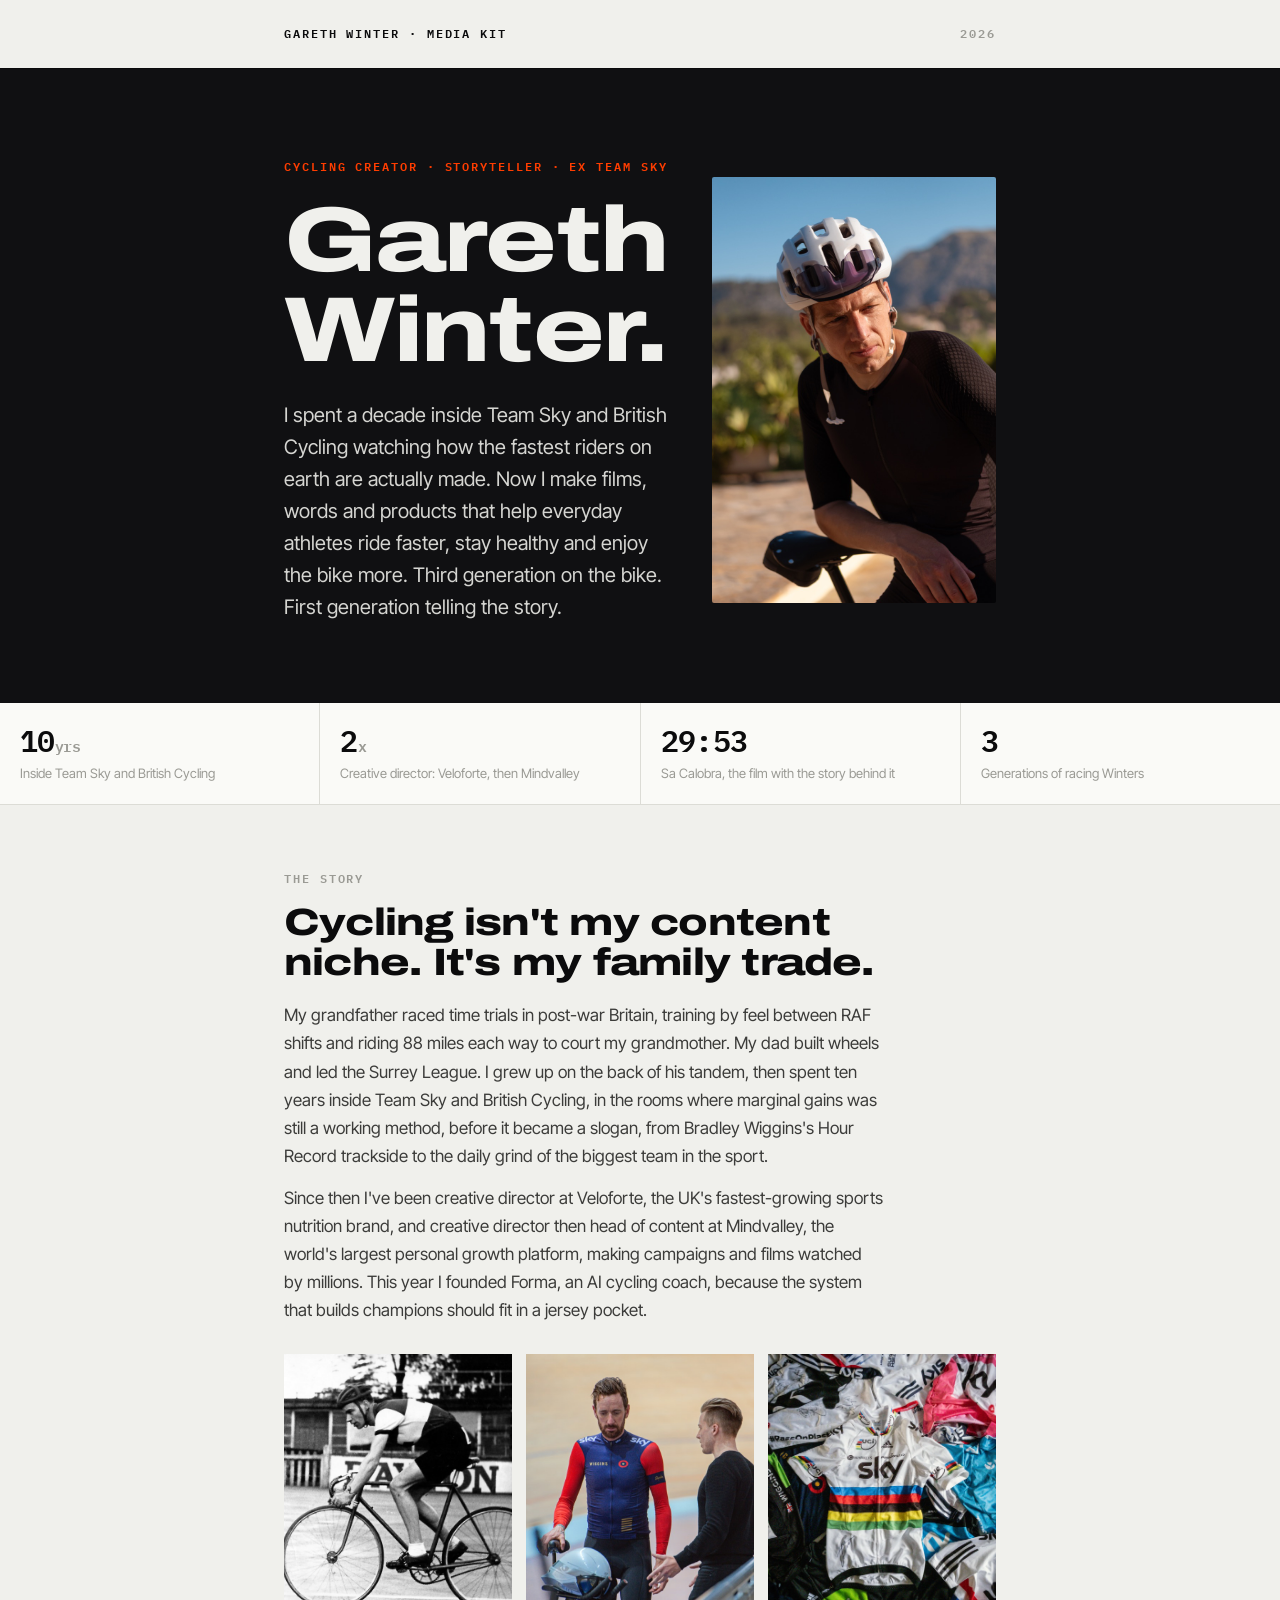
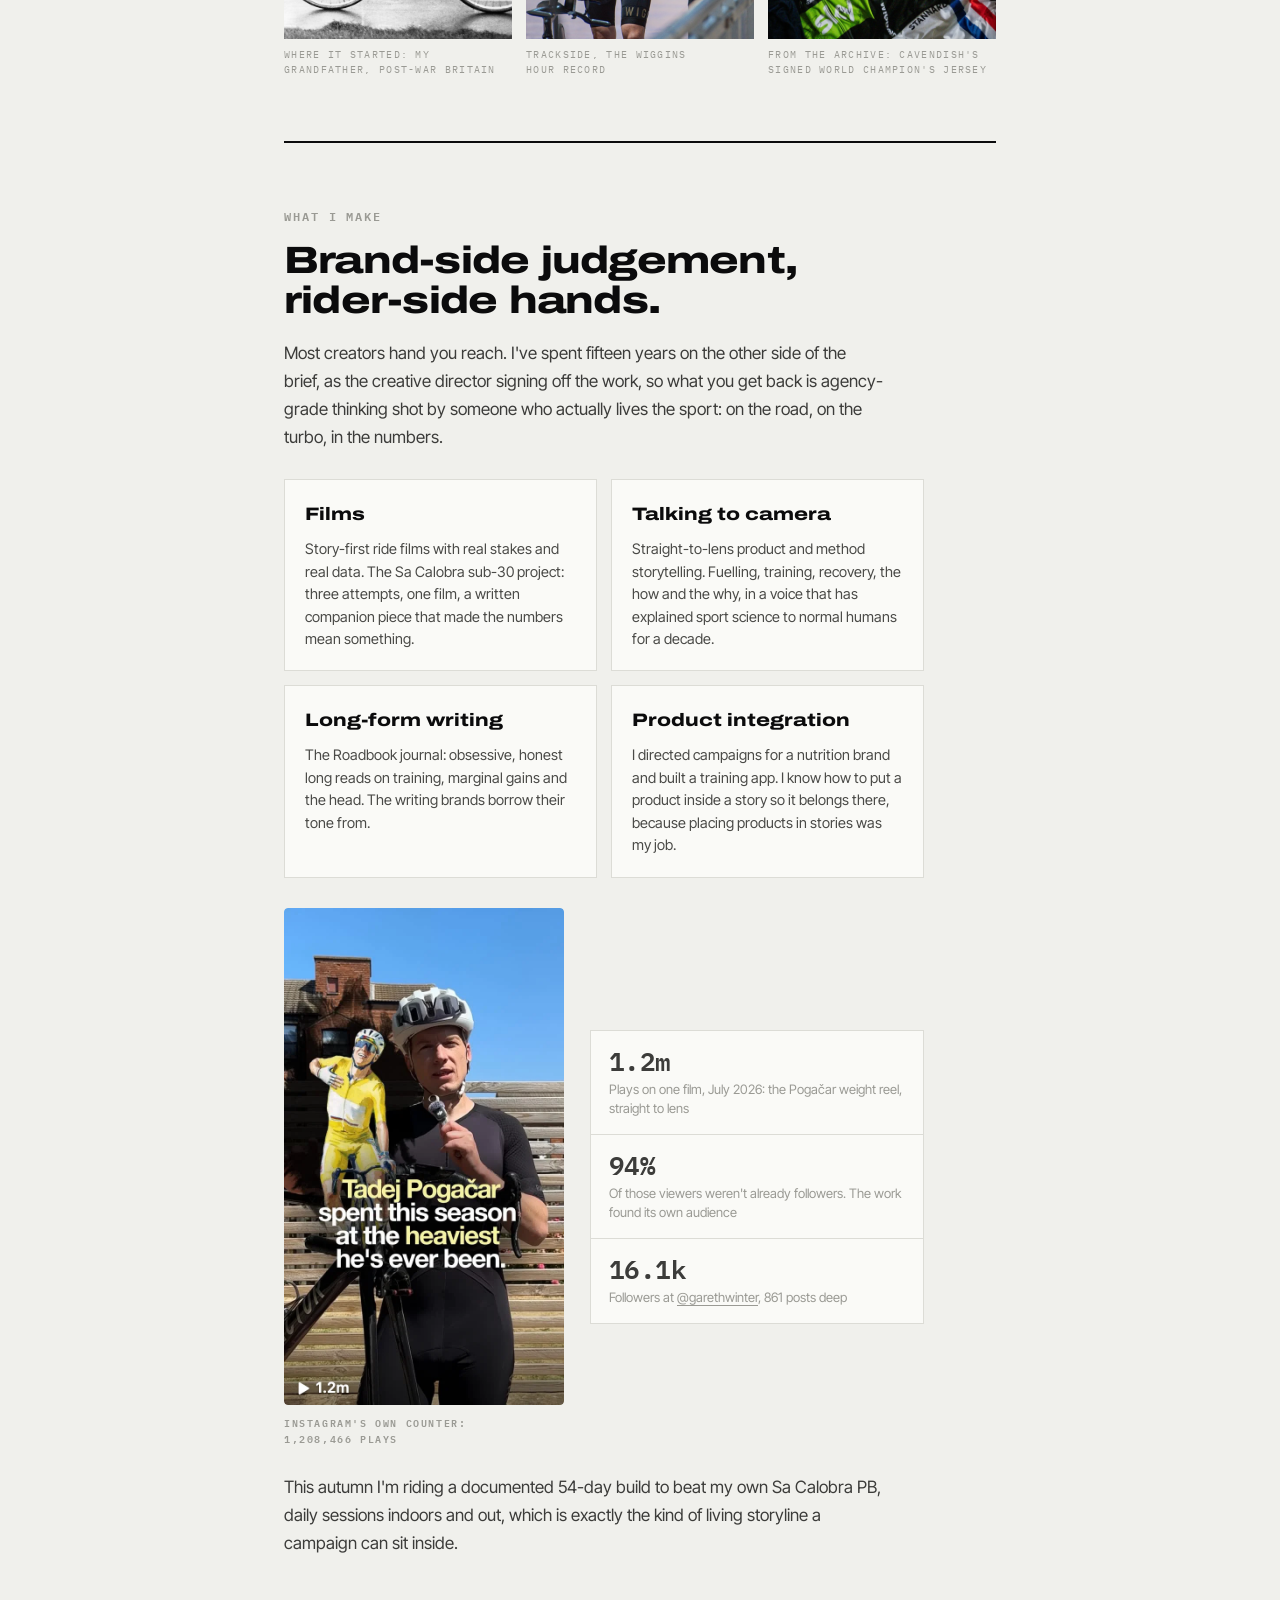
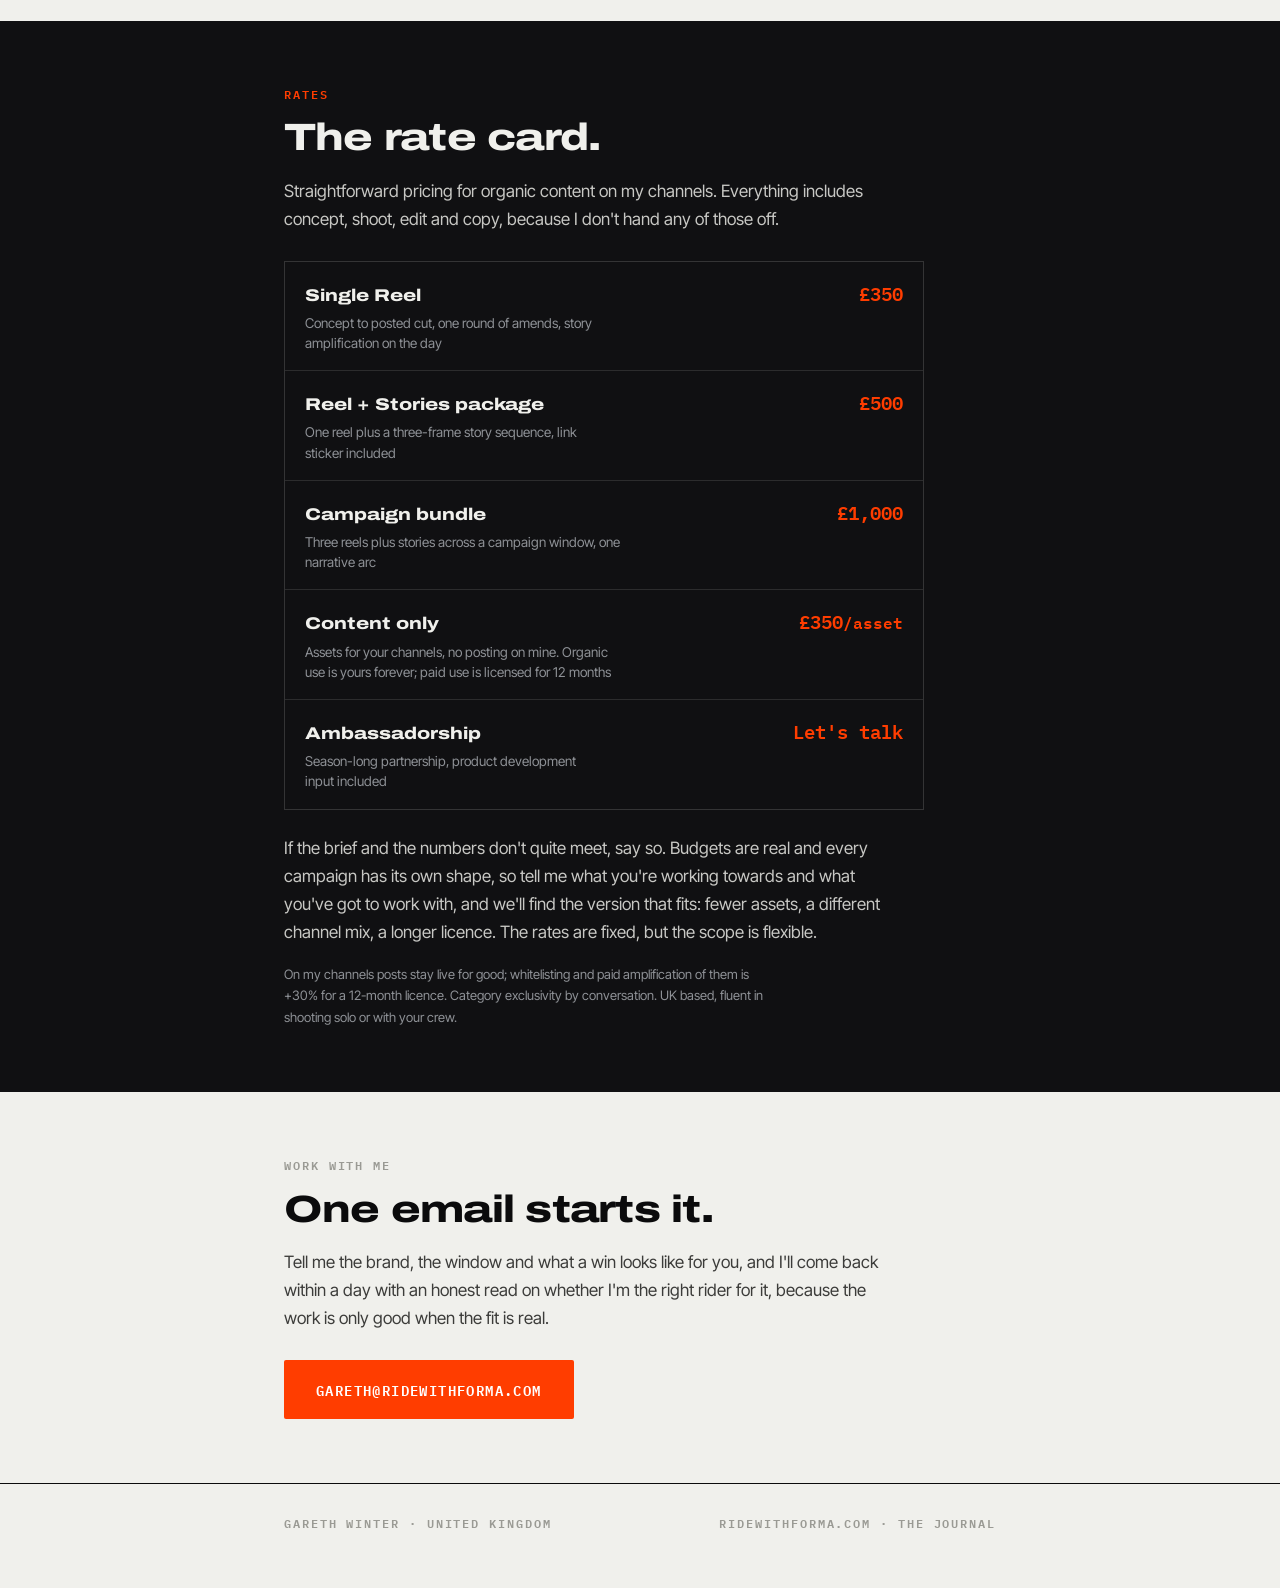
<file: garethwinter/index.html>
<!DOCTYPE html>
<html lang="en">
<head>
<meta charset="UTF-8">
<meta name="viewport" content="width=device-width, initial-scale=1.0">
<title>Gareth Winter · Media Kit</title>
<meta name="robots" content="noindex, nofollow">
<meta name="description" content="Gareth Winter. Cycling creator and storyteller. A decade inside Team Sky and British Cycling, creative director twice over, founder of Forma.">
<link rel="icon" href="/favicon.svg" type="image/svg+xml">
<link rel="preconnect" href="https://fonts.googleapis.com">
<link rel="preconnect" href="https://fonts.gstatic.com" crossorigin>
<link href="https://fonts.googleapis.com/css2?family=Archivo:wdth,wght@125,650..800&family=Inter+Tight:wght@400..700&family=IBM+Plex+Mono:wght@600&display=swap" rel="stylesheet">
<style>
  :root{
    --ink:#0B0B0C; --paper:#FAFAF7; --chalk:#F0F0EC; --slate:#9A9A94;
    --carbon:#101012; --carbon-raised:#1A1A1E; --flamme:#FF3D00; --titanium:#8E9196;
    --rule:#DCDCD6;
  }
  *{margin:0;padding:0;box-sizing:border-box}
  html{scroll-behavior:smooth;overflow-x:clip}
  body{background:var(--chalk);color:var(--ink);font-family:'Inter Tight',sans-serif;font-size:17px;line-height:1.65;-webkit-font-smoothing:antialiased}
  .wrap{max-width:760px;margin:0 auto;padding:0 24px}
  .kicker{font-family:'IBM Plex Mono',monospace;font-size:12px;font-weight:600;letter-spacing:.16em;text-transform:uppercase;color:var(--slate)}
  .kicker.flamme{color:var(--flamme)}
  .display{font-family:'Archivo',sans-serif;font-stretch:125%;font-weight:800;letter-spacing:-.02em;line-height:.98}
  .nb{white-space:nowrap}

  header{padding:24px 0;border-bottom:1px solid var(--ink)}
  header .wrap{display:flex;justify-content:space-between;align-items:center}
  .lockup{height:18px;width:auto;display:block;flex:none;opacity:.92}
  header .kicker{color:var(--ink)}

  .hero{background:var(--carbon);color:#F0F0EC;padding:88px 0 80px}
  .hero .grid{display:grid;grid-template-columns:1.15fr .85fr;gap:44px;align-items:center}
  .hero h1{font-size:clamp(52px,9vw,92px);color:#F0F0EC;margin:18px 0 24px}
  .hero .lede{font-size:20px;line-height:1.6;color:rgba(240,240,236,.88);max-width:52ch}
  .hero img{width:100%;height:auto;display:block;border-radius:2px}
  .hero .kicker{color:var(--titanium)}
  .hero .kicker.flamme{color:var(--flamme)}
  @media (max-width:700px){ .hero .grid{grid-template-columns:1fr} .hero{padding:56px 0} }

  .board{display:grid;grid-template-columns:repeat(auto-fit,minmax(150px,1fr));gap:1px;background:var(--rule);border-bottom:1px solid var(--rule)}
  .cell{background:var(--paper);padding:22px 20px}
  .cell .n{font-family:'IBM Plex Mono',monospace;font-size:30px;font-weight:600;line-height:1;letter-spacing:-.02em}
  .cell .n small{font-size:15px;color:var(--slate)}
  .cell .l{margin-top:9px;font-size:13px;color:var(--slate);line-height:1.4}

  section{padding:64px 0}
  section h2{font-family:'Archivo',sans-serif;font-stretch:125%;font-weight:800;font-size:clamp(28px,4.4vw,38px);letter-spacing:-.02em;line-height:1.06;margin:14px 0 18px;text-wrap:balance}
  section p{max-width:600px;color:#3C3C3A;text-wrap:pretty}
  figcaption,.cell .l,.reelstats .l,.rates .item span,.rates .fine{text-wrap:pretty}
  section p+p{margin-top:14px}
  .rule{border:none;border-top:2px solid var(--ink)}

  .story .grid{display:grid;grid-template-columns:repeat(3,1fr);gap:14px;margin-top:30px}
  .story figure{margin:0}
  .story img{width:100%;height:auto;aspect-ratio:4/5;object-fit:cover;display:block;background:var(--rule)}
  .story figcaption{font-family:'IBM Plex Mono',monospace;font-size:10px;letter-spacing:.13em;text-transform:uppercase;color:var(--slate);margin-top:8px;line-height:1.5}
  @media (max-width:640px){ .story .grid{grid-template-columns:1fr} .story img{aspect-ratio:4/3} }
  .cv{margin-top:26px;max-width:600px}
  .cv .row{display:flex;gap:18px;padding:13px 0;border-bottom:1px solid var(--rule);align-items:baseline}
  .cv .when{font-family:'IBM Plex Mono',monospace;font-size:11px;font-weight:600;letter-spacing:.1em;color:var(--slate);flex:none;width:104px}
  .cv .what{font-size:15.5px;color:#2A2A28}
  .cv .what b{color:var(--ink);font-weight:600}

  .makes{display:grid;grid-template-columns:1fr 1fr;gap:14px;margin-top:28px;max-width:640px}
  .make{background:var(--paper);border:1px solid var(--rule);padding:20px}
  .make h3{font-family:'Archivo',sans-serif;font-stretch:125%;font-weight:800;font-size:18px;margin-bottom:8px}
  .make p{font-size:14.5px;line-height:1.55;color:#4A4A47}
  @media (max-width:560px){ .makes{grid-template-columns:1fr} }

  .reelproof{display:grid;grid-template-columns:280px 1fr;gap:26px;margin-top:30px;max-width:640px;align-items:center}
  .reelproof figure{margin:0}
  .reelproof img{width:100%;height:auto;display:block;border-radius:4px}
  .reelstats{display:grid;gap:1px;background:var(--rule);border:1px solid var(--rule)}
  .reelstats>div{background:var(--paper);padding:16px 18px}
  .reelstats .n{font-family:'IBM Plex Mono',monospace;font-size:26px;font-weight:600;line-height:1;letter-spacing:-.02em}
  .reelstats .l{margin-top:7px;font-size:13px;color:var(--slate);line-height:1.45}
  .reelstats a{color:inherit;text-underline-offset:3px}
  .reelstats a:hover{color:var(--flamme)}
  @media (max-width:560px){ .reelproof{grid-template-columns:1fr} .reelproof figure{max-width:300px} }

  .rates{background:var(--carbon);color:#F0F0EC}
  .rates h2{color:#F0F0EC}
  .rates p{color:rgba(240,240,236,.82)}
  .rates .card{margin-top:28px;max-width:640px;border:1px solid rgba(240,240,236,.16)}
  .rates .row{display:flex;justify-content:space-between;gap:18px;padding:17px 20px;border-bottom:1px solid rgba(240,240,236,.12);align-items:baseline}
  .rates .row:last-child{border-bottom:0}
  .rates .item b{display:block;font-family:'Archivo',sans-serif;font-stretch:125%;font-weight:800;font-size:17px;color:#F0F0EC}
  .rates .item span{font-size:13.5px;color:var(--titanium);line-height:1.5;display:block;max-width:40ch;margin-top:3px}
  .rates .price{font-family:'IBM Plex Mono',monospace;font-size:19px;font-weight:600;color:var(--flamme);flex:none}
  .rates .fine{font-size:13px;color:var(--titanium);margin-top:18px;max-width:60ch}

  .cta{display:inline-block;font-family:'IBM Plex Mono',monospace;font-size:14px;font-weight:600;letter-spacing:.1em;text-transform:uppercase;padding:18px 32px;background:var(--flamme);color:#fff;text-decoration:none;border-radius:2px}
  .cta:hover{background:#D93400}
  a.quiet{color:inherit;text-underline-offset:3px}

  footer{padding:30px 0 54px;border-top:1px solid var(--ink)}
  footer .wrap{display:flex;justify-content:space-between;gap:16px;flex-wrap:wrap;align-items:baseline}
  footer .kicker a{color:inherit;text-decoration:none}
  footer .kicker a:hover{color:var(--flamme)}
</style>
</head>
<body>

<header>
  <div class="wrap">
    <span class="kicker">Gareth Winter · Media Kit</span>
    <span class="kicker" style="color:var(--slate)">2026</span>
  </div>
</header>

<main>
  <section class="hero">
    <div class="wrap grid">
      <div>
        <p class="kicker flamme">CYCLING CREATOR &middot; STORYTELLER &middot; EX TEAM SKY</p>
        <h1 class="display">Gareth<br>Winter.</h1>
        <p class="lede">I spent a decade inside Team Sky and British Cycling watching how the fastest riders on earth are actually made. Now I make films, words and products that help everyday athletes ride faster, stay healthy and enjoy the bike more. Third generation on the bike. First generation telling the story.</p>
      </div>
      <img src="/img/gareth-portrait.jpg" alt="Gareth Winter in riding kit, Mallorca behind" fetchpriority="high" width="800" height="1200">
    </div>
  </section>

  <div class="board">
    <div class="cell"><p class="n">10<small>yrs</small></p><p class="l">Inside Team Sky and British Cycling</p></div>
    <div class="cell"><p class="n">2<small>x</small></p><p class="l">Creative director: Veloforte, then Mindvalley</p></div>
    <div class="cell"><p class="n">29:53</p><p class="l">Sa Calobra, the film with the story behind it</p></div>
    <div class="cell"><p class="n">3</p><p class="l">Generations of racing Winters</p></div>
  </div>

  <section class="story">
    <div class="wrap">
      <p class="kicker">THE STORY</p>
      <h2>Cycling isn't my content niche. It's my family trade.</h2>
      <p>My grandfather raced time trials in post-war Britain, training by feel between RAF shifts and riding 88 miles each way to court my grandmother. My dad built wheels and led the Surrey League. I grew up on the back of his tandem, then spent ten years inside Team Sky and British Cycling, in the rooms where marginal gains was still a working method, before it became a slogan, from Bradley Wiggins's Hour Record trackside to the daily grind of the biggest team in the sport.</p>
      <p>Since then I've been creative director at Veloforte, the UK's fastest-growing sports nutrition brand, and creative director then head of content at Mindvalley, the world's largest personal growth platform, making campaigns and films watched by millions. This year I founded Forma, an AI cycling coach, because the system that builds champions should fit in a jersey pocket.</p>
      <div class="grid">
        <figure>
          <img src="/img/martyn-track.jpg" alt="Gareth's grandfather racing on the track in post-war Britain" width="1000" height="696">
          <figcaption>Where it started: my grandfather, <span class="nb">post-war Britain</span></figcaption>
        </figure>
        <figure>
          <img src="/img/hour-record.jpg" alt="Trackside at Bradley Wiggins's Hour Record" style="object-position:22% center" width="1200" height="798">
          <figcaption>Trackside, the Wiggins Hour Record</figcaption>
        </figure>
        <figure>
          <img src="/img/cav-jersey.webp" alt="Mark Cavendish's signed world champion's Team Sky jersey, in Gareth's archive of signed kit" width="1000" height="1250">
          <figcaption>From the archive: Cavendish's signed world champion's jersey</figcaption>
        </figure>
      </div>
    </div>
  </section>

  <div class="wrap"><hr class="rule"></div>

  <section>
    <div class="wrap">
      <p class="kicker">WHAT I MAKE</p>
      <h2>Brand-side judgement, rider-side hands.</h2>
      <p>Most creators hand you reach. I've spent fifteen years on the other side of the brief, as the creative director signing off the work, so what you get back is agency-grade thinking shot by someone who actually lives the sport: on the road, on the turbo, in the numbers.</p>
      <div class="makes">
        <div class="make"><h3>Films</h3><p>Story-first ride films with real stakes and real data. The Sa Calobra sub-30 project: three attempts, one film, a written companion piece that made the numbers mean something.</p></div>
        <div class="make"><h3>Talking to camera</h3><p>Straight-to-lens product and method storytelling. Fuelling, training, recovery, the how and the why, in a voice that has explained sport science to normal humans for a decade.</p></div>
        <div class="make"><h3>Long-form writing</h3><p>The Roadbook journal: obsessive, honest long reads on training, marginal gains and the head. The writing brands borrow their tone from.</p></div>
        <div class="make"><h3>Product integration</h3><p>I directed campaigns for a nutrition brand and built a training app. I know how to put a product inside a story so it belongs there, because placing products in stories was my job.</p></div>
      </div>
      <div class="reelproof">
        <figure>
          <img src="/img/reel-pogacar.webp" alt="Instagram reel tile: the Pogačar weight film at 1.2 million plays" loading="lazy" width="640" height="1136">
          <figcaption class="kicker" style="margin-top:9px;font-size:10px">Instagram's own counter: 1,208,466 plays</figcaption>
        </figure>
        <div class="reelstats">
          <div><p class="n">1.2m</p><p class="l">Plays on one film, July 2026: the Pogačar weight reel, straight to lens</p></div>
          <div><p class="n">94%</p><p class="l">Of those viewers weren't already followers. The work found its own audience</p></div>
          <div><p class="n">16.1k</p><p class="l">Followers at <a href="https://www.instagram.com/garethwinter/">@garethwinter</a>, 861 posts deep</p></div>
        </div>
      </div>
      <p style="margin-top:26px">This autumn I'm riding a documented 54-day build to beat my own Sa Calobra PB, daily sessions indoors and out, which is exactly the kind of living storyline a campaign can sit inside.</p>
    </div>
  </section>

  <section class="rates">
    <div class="wrap">
      <p class="kicker flamme">RATES</p>
      <h2>The rate card.</h2>
      <p>Straightforward pricing for organic content on my channels. Everything includes concept, shoot, edit and copy, because I don't hand any of those off.</p>
      <div class="card">
        <div class="row"><div class="item"><b>Single Reel</b><span>Concept to posted cut, one round of amends, story amplification on the day</span></div><span class="price">£350</span></div>
        <div class="row"><div class="item"><b>Reel + Stories package</b><span>One reel plus a three-frame story sequence, link sticker included</span></div><span class="price">£500</span></div>
        <div class="row"><div class="item"><b>Campaign bundle</b><span>Three reels plus stories across a campaign window, one narrative arc</span></div><span class="price">£1,000</span></div>
        <div class="row"><div class="item"><b>Content only</b><span>Assets for your channels, no posting on mine. Organic use is yours forever; paid use is licensed for 12 months</span></div><span class="price">£350<small>/asset</small></span></div>
        <div class="row"><div class="item"><b>Ambassadorship</b><span>Season-long partnership, product development input included</span></div><span class="price">Let's talk</span></div>
      </div>
      <p style="margin-top:24px">If the brief and the numbers don't quite meet, say so. Budgets are real and every campaign has its own shape, so tell me what you're working towards and what you've got to work with, and we'll find the version that fits: fewer assets, a different channel mix, a longer licence. The rates are fixed, but the scope is flexible.</p>
      <p class="fine">On my channels posts stay live for good; whitelisting and paid amplification of them is +30% for a 12-month licence. Category exclusivity by conversation. UK based, fluent in shooting solo or with your crew.</p>
    </div>
  </section>

  <section>
    <div class="wrap">
      <p class="kicker">WORK WITH ME</p>
      <h2>One email starts it.</h2>
      <p>Tell me the brand, the window and what a win looks like for you, and I'll come back within a day with an honest read on whether I'm the right rider for it, because the work is only good when the fit is real.</p>
      <p style="margin-top:28px"><a class="cta" href="mailto:gareth@ridewithforma.com?subject=Collaboration">gareth@ridewithforma.com</a></p>
    </div>
  </section>
</main>

<footer>
  <div class="wrap">
    <span class="kicker">Gareth Winter &middot; United Kingdom</span>
    <span class="kicker"><a href="https://ridewithforma.com">ridewithforma.com</a> &middot; <a href="https://ridewithforma.com/journal/">the journal</a></span>
  </div>
</footer>

</body>
</html>
</file>
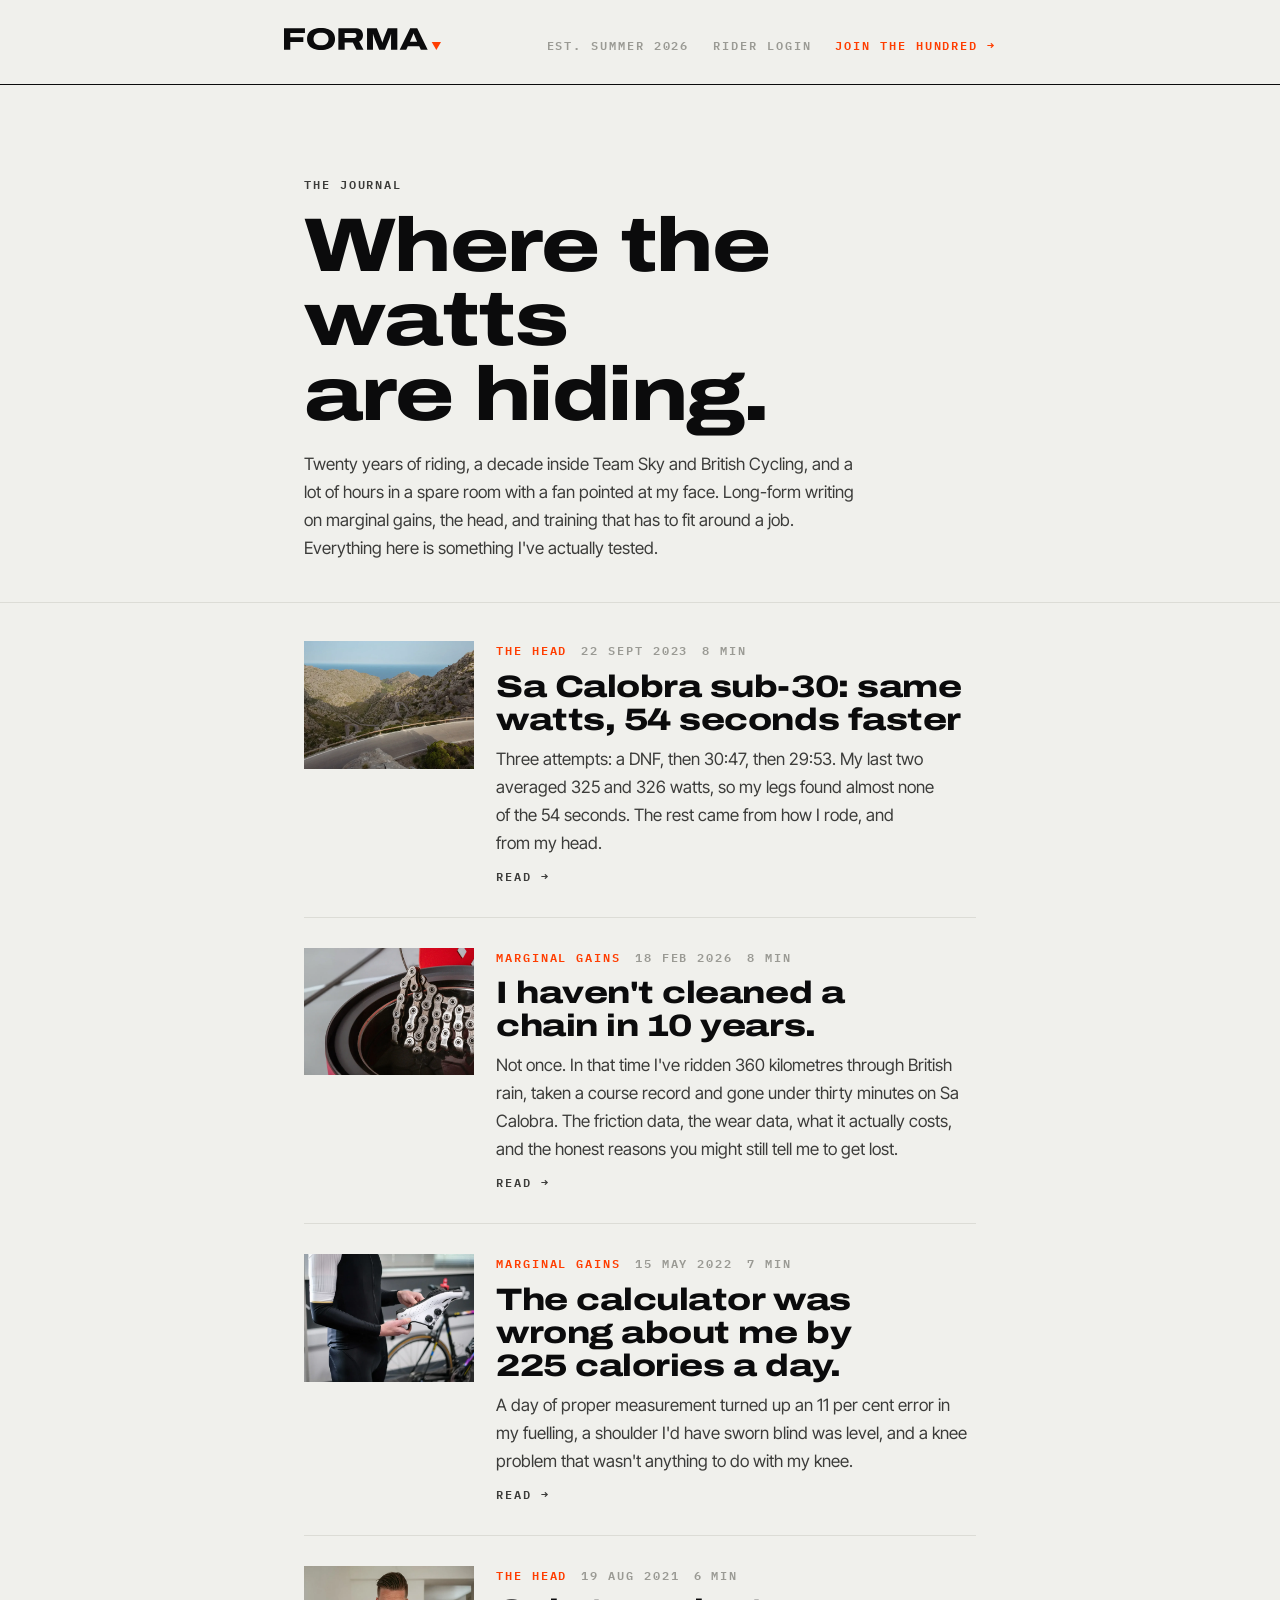
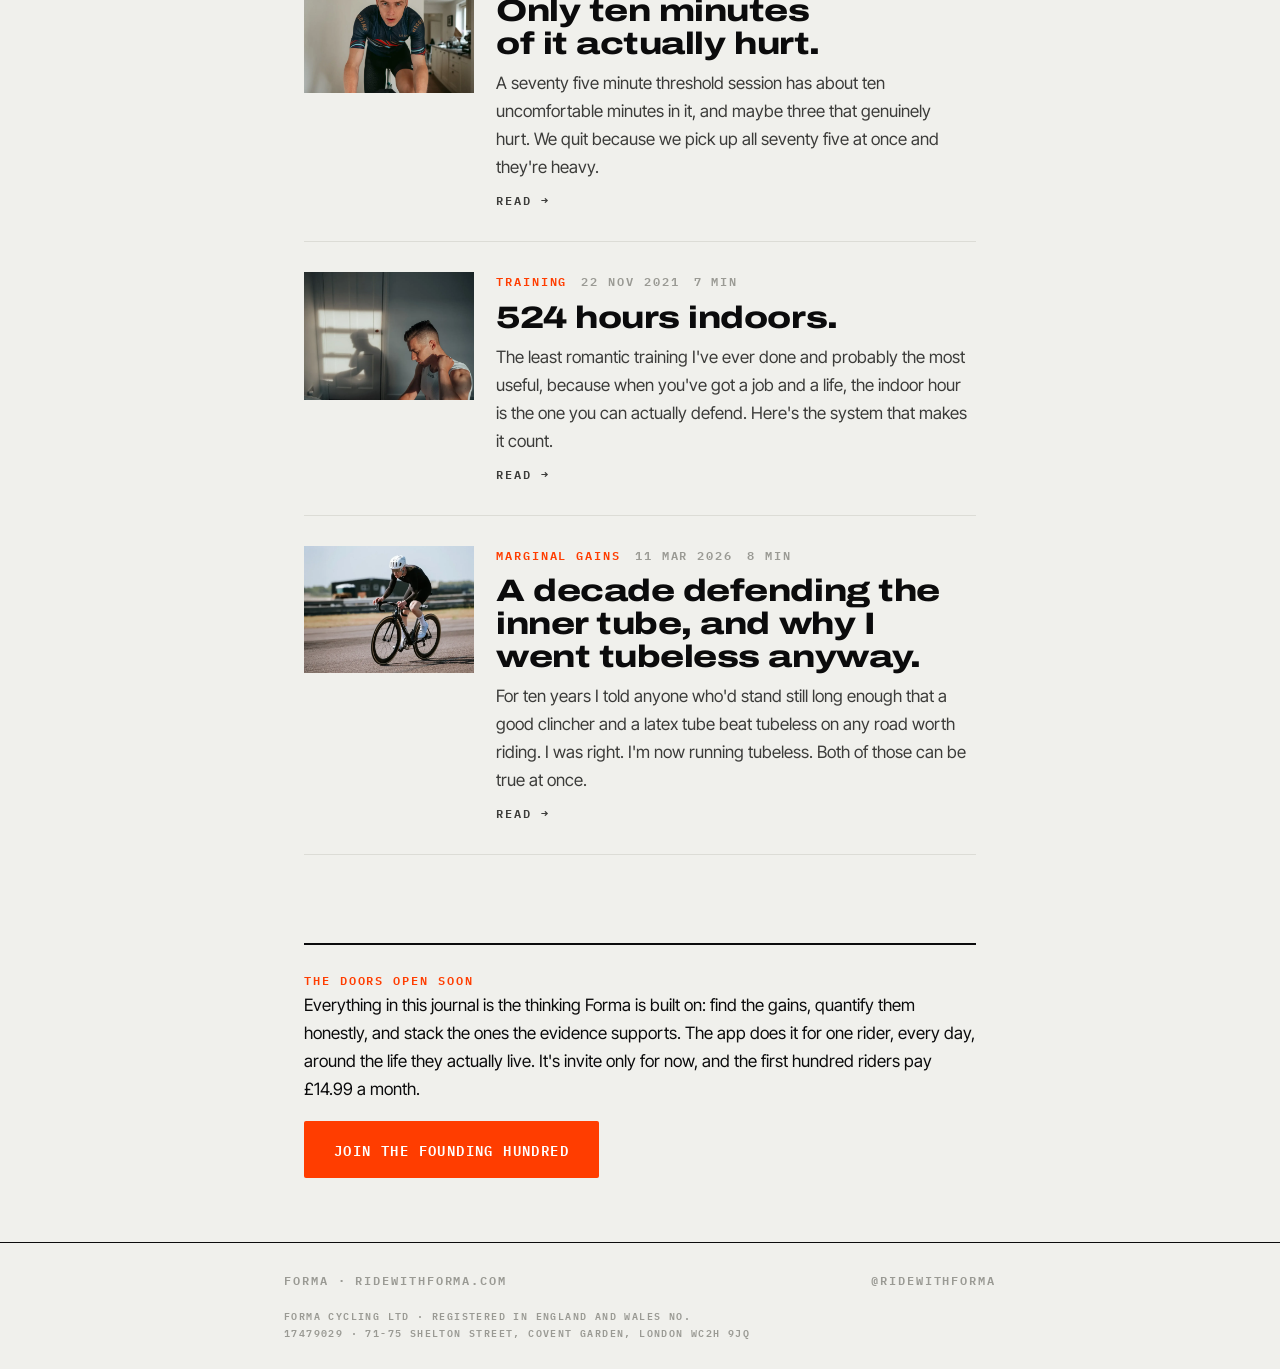
<file: journal/index.html>
<!DOCTYPE html>
<html lang="en">
<head>
<meta charset="UTF-8">
<meta name="viewport" content="width=device-width, initial-scale=1.0">
<title>Journal · FORMA</title>
<link rel="icon" href="/favicon.svg" type="image/svg+xml">
<link rel="icon" href="/favicon-32.png" type="image/png" sizes="32x32">
<link rel="apple-touch-icon" href="/apple-touch-icon.png">
<meta name="description" content="Marginal gains, the head, and the training that fits a life with a job in it. Long-form writing from Gareth Winter, founder of FORMA.">
<meta property="og:title" content="FORMA Journal">
<meta property="og:description" content="Marginal gains, the head, and training that fits around a life. Long-form writing from Gareth Winter.">
<meta property="og:url" content="https://ridewithforma.com/journal/">
<meta property="og:type" content="website">
<meta property="og:image" content="https://ridewithforma.com/img/og-card.png?v=2">
<meta name="twitter:card" content="summary_large_image">
<meta name="twitter:image" content="https://ridewithforma.com/img/og-card.png?v=2">
<link rel="preconnect" href="https://fonts.googleapis.com">
<link href="https://fonts.googleapis.com/css2?family=Archivo:wdth,wght@125,650..800&family=Inter+Tight:wght@400;500;600&family=IBM+Plex+Mono:wght@600&display=swap" rel="stylesheet">
<link rel="stylesheet" href="/journal/journal.css">
</head>
<body>

<header>
  <div class="wrap">
    <a href="/"><img class="lockup" src="/brand/lockup-ink.svg" alt="FORMA" height="22"></a>
    <span class="headright"><span class="kicker est">EST. SUMMER 2026</span><a class="kicker riderlink" href="https://app.ridewithforma.com/login">Rider login</a><a class="kicker joinlink" href="/#waitlist"><span class="joinlong">Join the hundred&nbsp;→</span><span class="joinshort">Join&nbsp;→</span></a></span>
  </div>
</header>

<main>
  <section class="masthead">
    <div class="wrap">
      <p class="kicker">The journal</p>
      <h1>Where the watts<br>are hiding.</h1>
      <p>Twenty years of riding, a decade inside Team Sky and British Cycling, and a lot of hours in a spare room with a fan pointed at my face. Long-form writing on marginal gains, the head, and training that has to fit around a job. Everything here is something I've actually tested.</p>
    </div>
  </section>

  <section class="entries">
    <div class="wrap">

      <a class="entry" href="/journal/sa-calobra/">
        <img class="thumb" src="/journal/img/sc-snake.webp" alt="The switchbacks of Sa Calobra" loading="lazy" width="1400" height="933">
        <div class="txt">
        <div class="meta"><span class="kicker flamme">The head</span><span class="kicker">22 Sept 2023</span><span class="kicker">8 min</span></div>
        <h2>Sa Calobra sub-30: same watts, 54 seconds&nbsp;faster</h2>
        <p>Three attempts: a DNF, then 30:47, then 29:53. My last two averaged 325 and 326 watts, so my legs found almost none of the 54 seconds. The rest came from how I rode, and from my&nbsp;head.</p>
        <p class="kicker read">Read →</p>
      </div>
      </a>

      <a class="entry" href="/journal/chain-wax/">
        <img class="thumb" src="/journal/img/cw-hero.webp" alt="A waxed chain on the bench" loading="lazy" width="1400" height="933">
        <div class="txt">
        <div class="meta"><span class="kicker flamme">Marginal gains</span><span class="kicker">18 Feb 2026</span><span class="kicker">8 min</span></div>
        <h2>I haven't cleaned a chain in 10 years.</h2>
        <p>Not once. In that time I've ridden 360 kilometres through British rain, taken a course record and gone under thirty minutes on Sa Calobra. The friction data, the wear data, what it actually costs, and the honest reasons you might still tell me to get lost.</p>
        <p class="kicker read">Read →</p>
      </div>
      </a>

      <a class="entry" href="/journal/what-testing-told-me/">
        <img class="thumb" src="/journal/img/vv-1.webp" alt="Physiology testing on a smart bike" loading="lazy" width="1400" height="933">
        <div class="txt">
        <div class="meta"><span class="kicker flamme">Marginal gains</span><span class="kicker">15 May 2022</span><span class="kicker">7 min</span></div>
        <h2>The calculator was wrong about me by 225 calories a day.</h2>
        <p>A day of proper measurement turned up an 11 per cent error in my fuelling, a shoulder I'd have sworn blind was level, and a knee problem that wasn't anything to do with my knee.</p>
        <p class="kicker read">Read →</p>
      </div>
      </a>

      <a class="entry" href="/journal/break-it-down/">
        <img class="thumb" src="/journal/img/bd-1.webp" alt="Riding a hard interval" loading="lazy" width="1400" height="933">
        <div class="txt">
        <div class="meta"><span class="kicker flamme">The head</span><span class="kicker">19 Aug 2021</span><span class="kicker">6 min</span></div>
        <h2>Only ten minutes of it actually hurt.</h2>
        <p>A seventy five minute threshold session has about ten uncomfortable minutes in it, and maybe three that genuinely hurt. We quit because we pick up all seventy five at once and they're heavy.</p>
        <p class="kicker read">Read →</p>
      </div>
      </a>

      <a class="entry" href="/journal/indoor-hours/">
        <img class="thumb" src="/journal/img/in-1.webp" alt="Indoor training setup" loading="lazy" width="1400" height="934">
        <div class="txt">
        <div class="meta"><span class="kicker flamme">Training</span><span class="kicker">22 Nov 2021</span><span class="kicker">7 min</span></div>
        <h2>524 hours indoors.</h2>
        <p>The least romantic training I've ever done and probably the most useful, because when you've got a job and a life, the indoor hour is the one you can actually defend. Here's the system that makes it count.</p>
        <p class="kicker read">Read →</p>
      </div>
      </a>

      <a class="entry" href="/journal/tubes-and-tubeless/">
        <img class="thumb" src="/journal/img/tp-1.webp" alt="Riding a time trial" loading="lazy" width="1400" height="933">
        <div class="txt">
        <div class="meta"><span class="kicker flamme">Marginal gains</span><span class="kicker">11 Mar 2026</span><span class="kicker">8 min</span></div>
        <h2>A decade defending the inner tube, and why I went tubeless anyway.</h2>
        <p>For ten years I told anyone who'd stand still long enough that a good clincher and a latex tube beat tubeless on any road worth riding. I was right. I'm now running tubeless. Both of those can be true at once.</p>
        <p class="kicker read">Read →</p>
      </div>
      </a>

    </div>
  </section>

  <section class="wrap">
    <div class="endnote">
      <p class="kicker flamme">The doors open soon</p>
      <p>Everything in this journal is the thinking Forma is built on: find the gains, quantify them honestly, and stack the ones the evidence supports. The app does it for one rider, every day, around the life they actually live. It's invite only for now, and the first hundred riders pay £14.99 a month.</p>
      <p><a class="cta" href="/#waitlist">Join the founding hundred</a></p>
    </div>
  </section>
</main>

<footer>
  <div class="wrap">
    <span class="kicker">FORMA · RIDEWITHFORMA.COM</span>
    <span class="kicker"><a href="https://instagram.com/ridewithforma">@RIDEWITHFORMA</a></span>
    <p class="kicker legal">FORMA CYCLING LTD &middot; Registered in England and Wales No. 17479029 &middot; 71-75 Shelton Street, Covent Garden, London WC2H 9JQ</p>
  </div>
</footer>

</body>
</html>
</file>
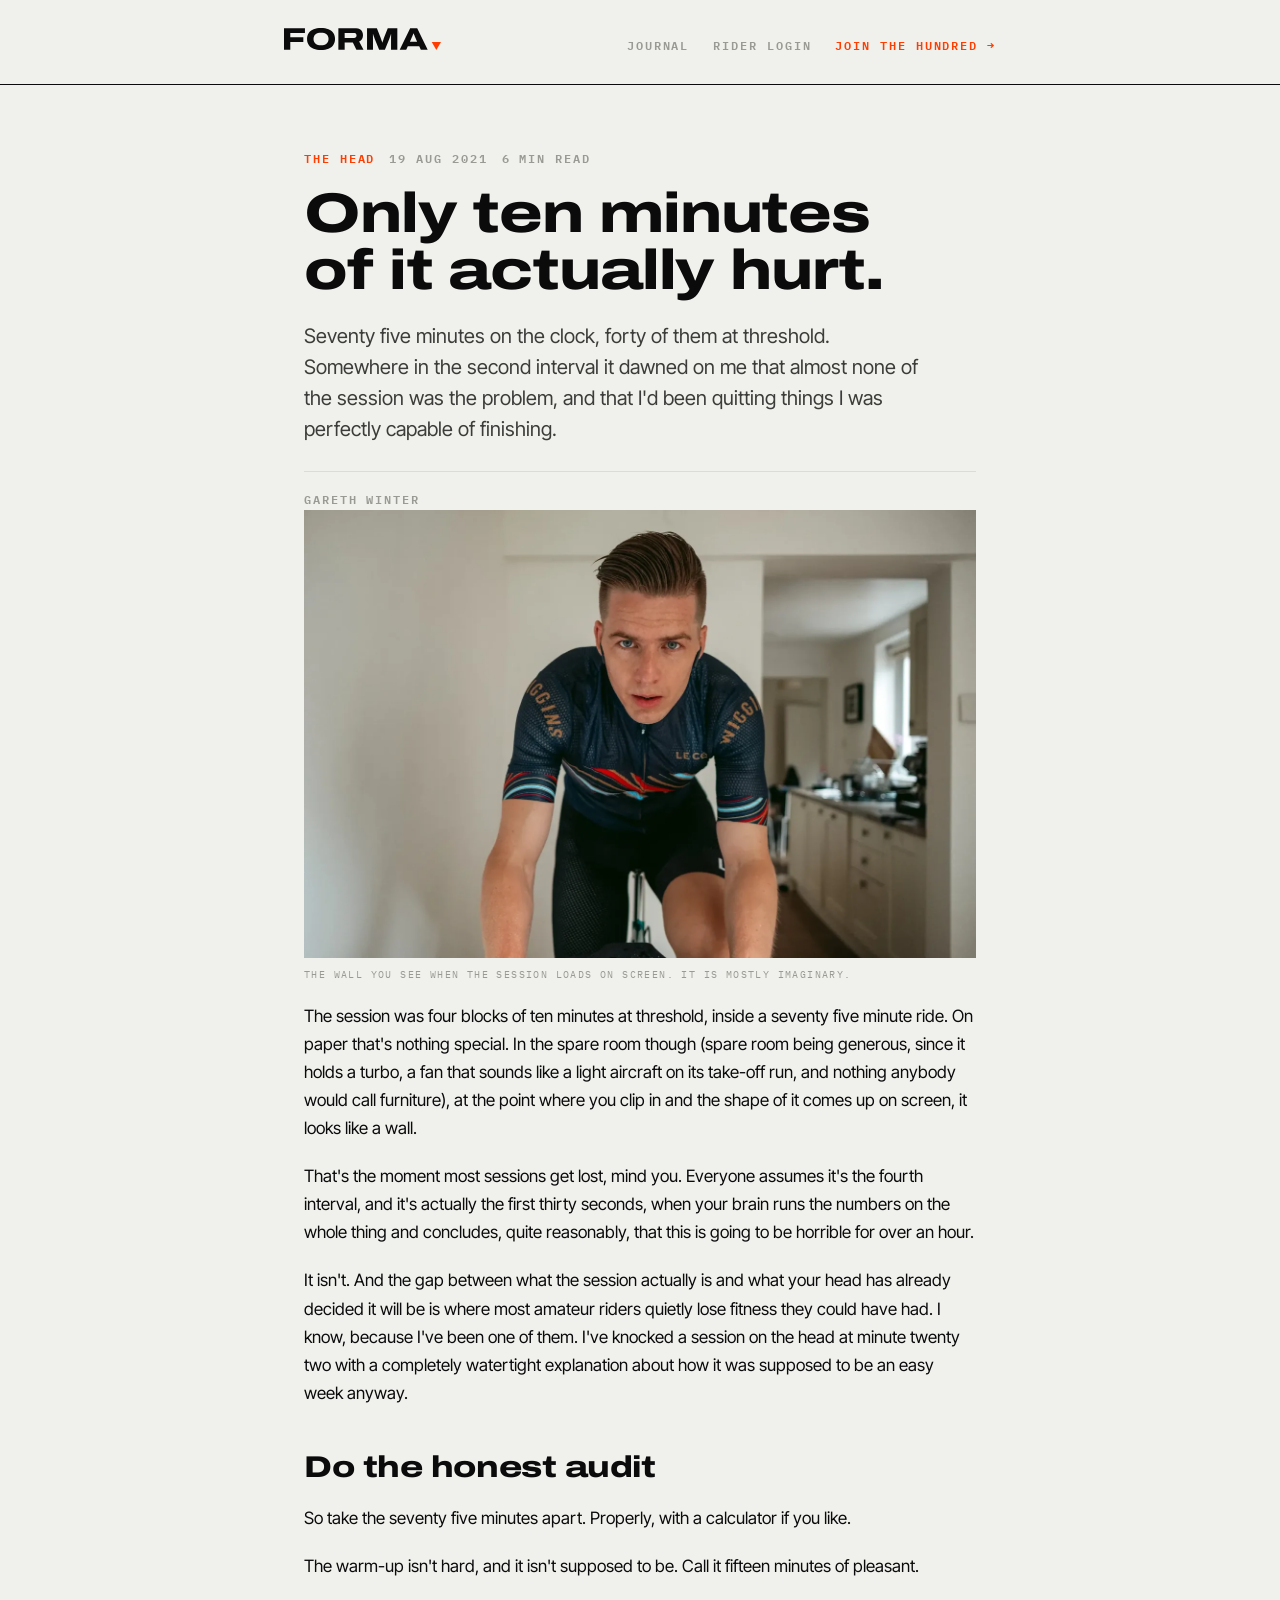
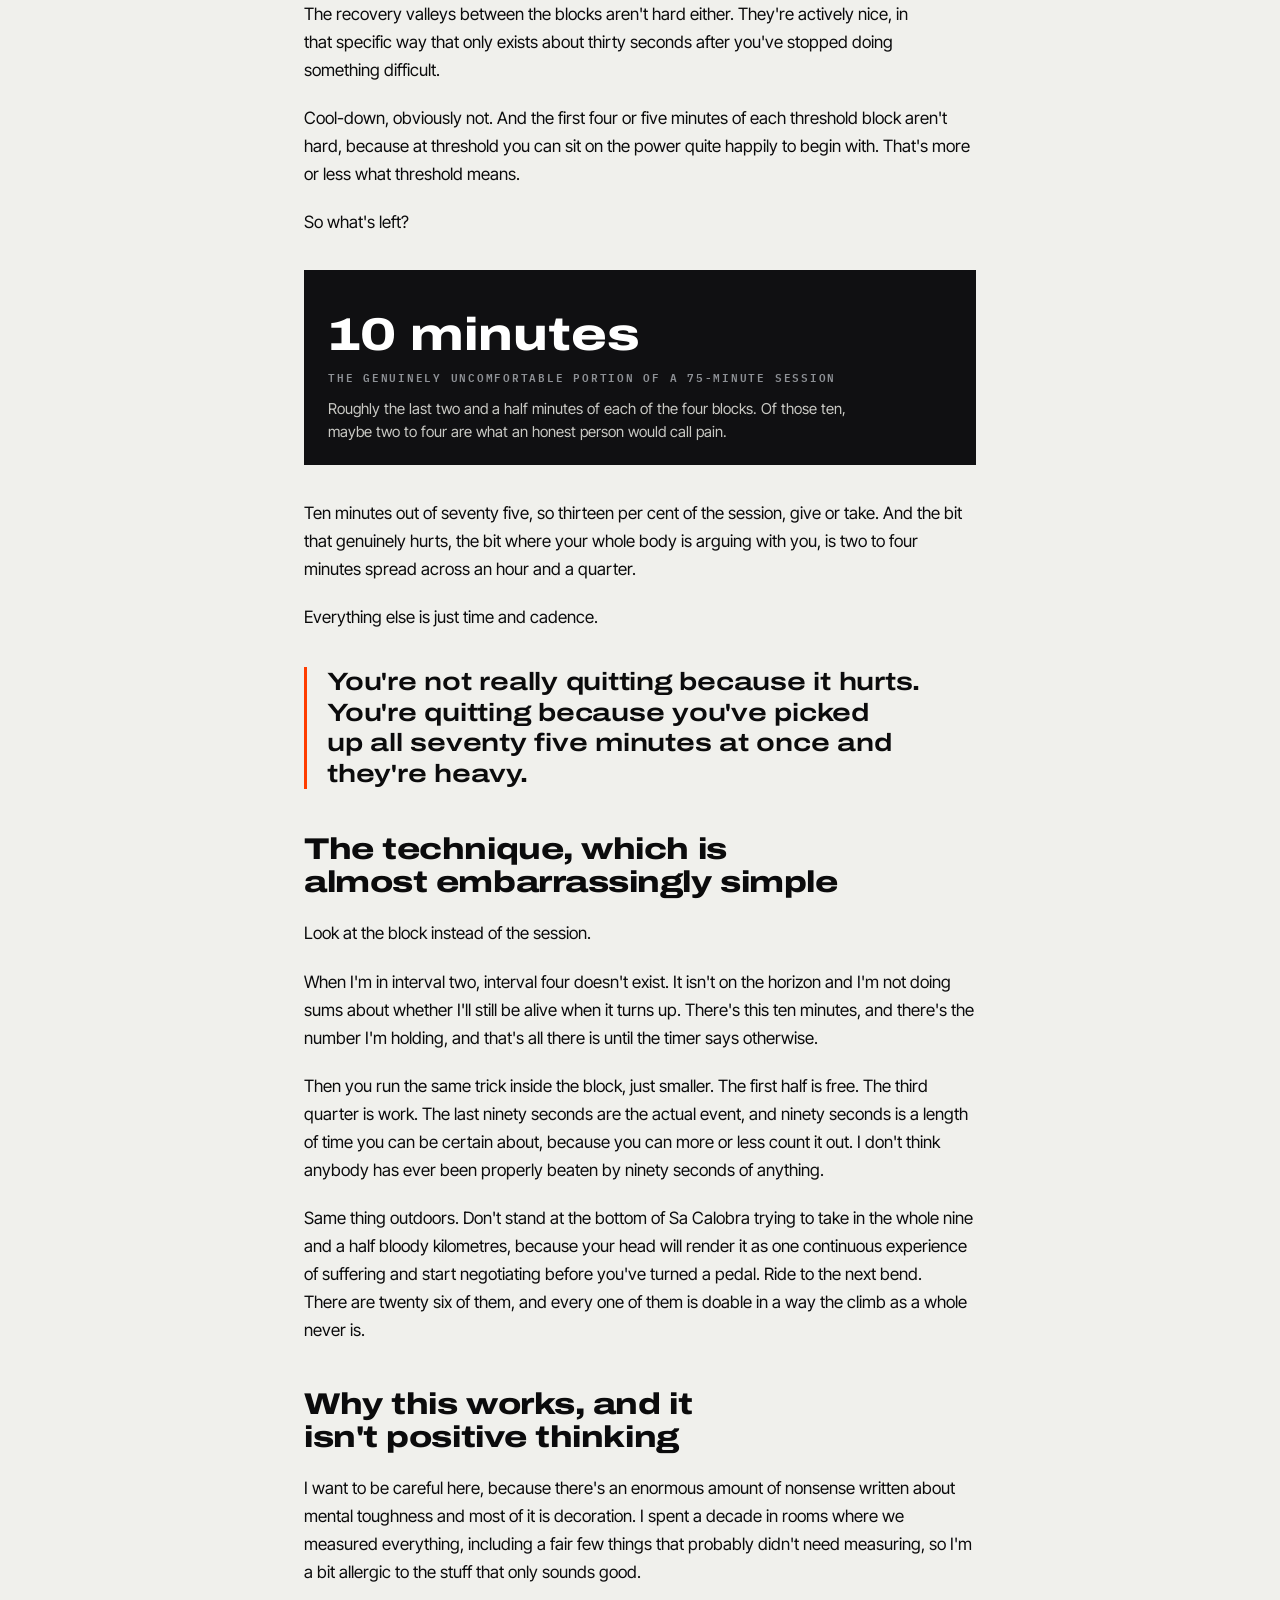
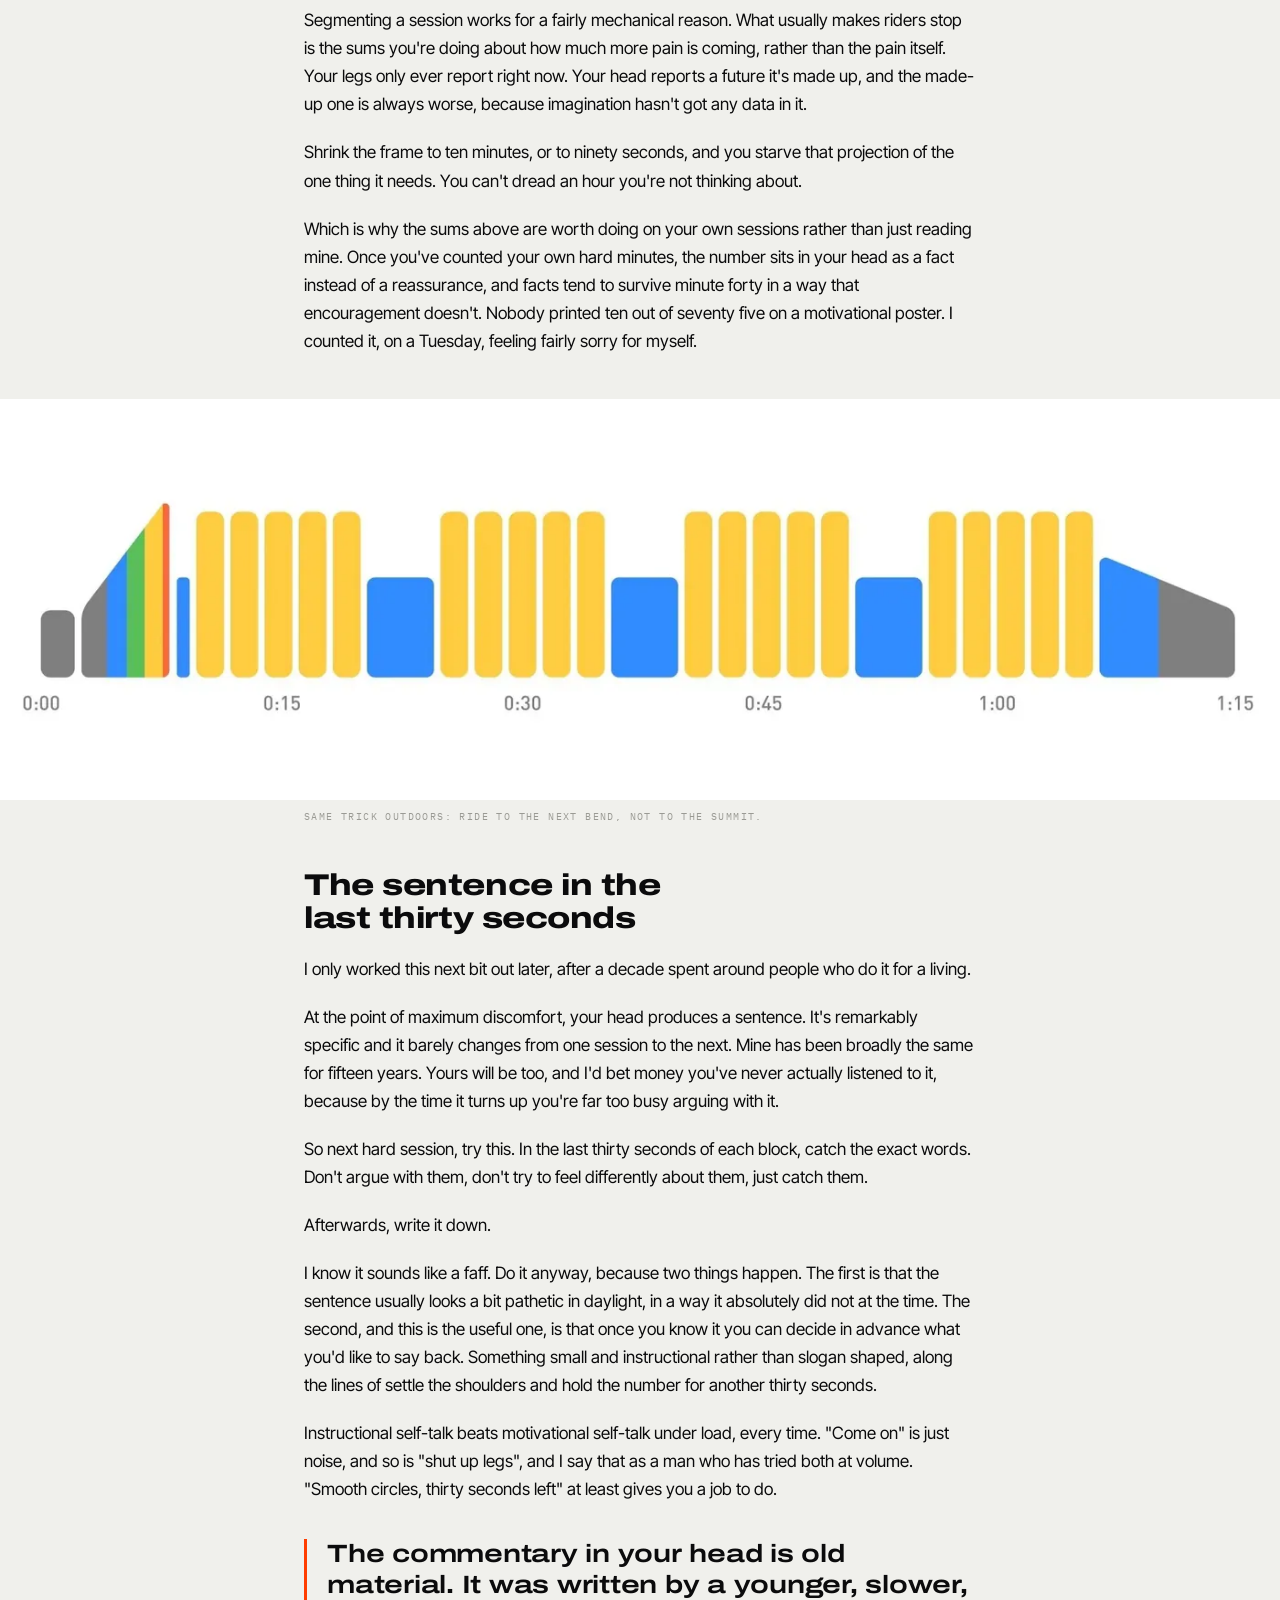
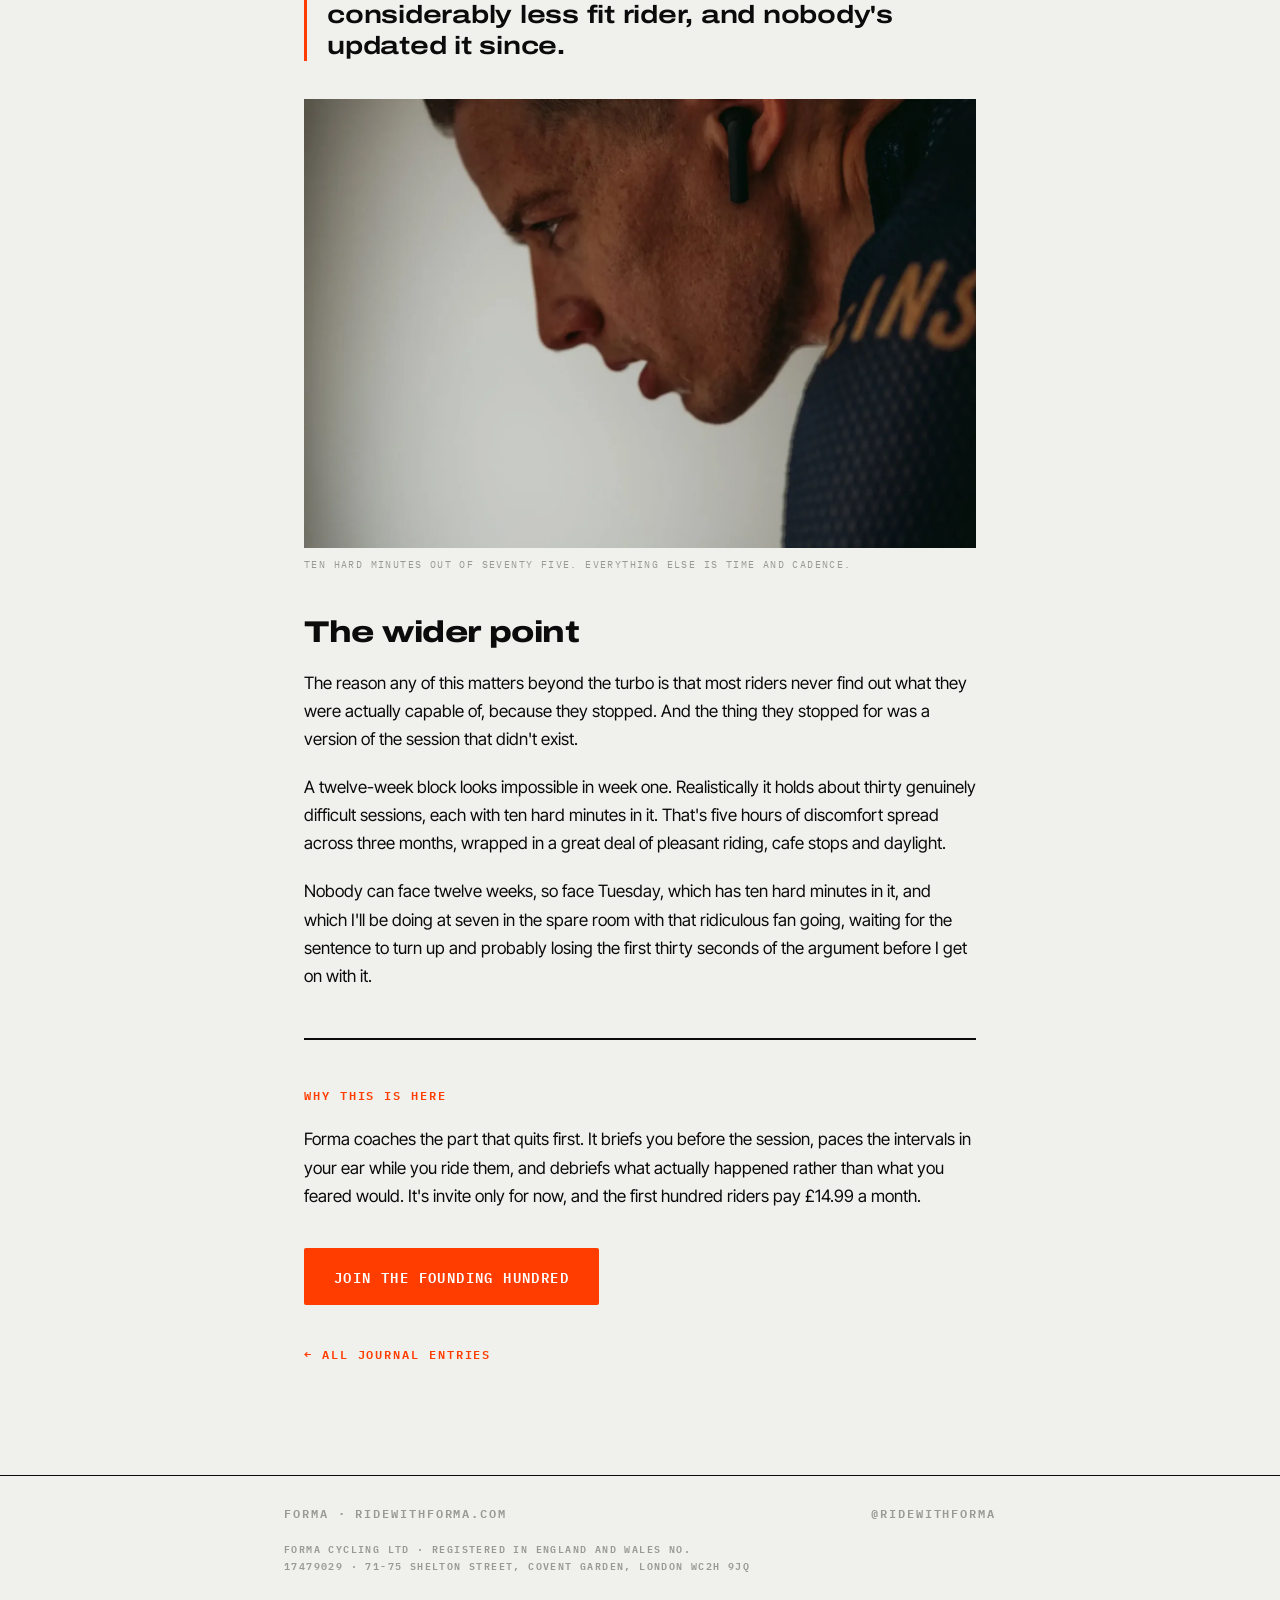
<file: journal/break-it-down/index.html>
<!DOCTYPE html>
<html lang="en">
<head>
<meta charset="UTF-8">
<meta name="viewport" content="width=device-width, initial-scale=1.0">
<title>Only ten minutes of it actually hurt · FORMA Journal</title>
<link rel="icon" href="/favicon.svg" type="image/svg+xml">
<link rel="apple-touch-icon" href="/apple-touch-icon.png">
<meta name="description" content="A 75-minute threshold session contains about ten uncomfortable minutes and maybe three that hurt. Riders quit because they carry all seventy five at once.">
<meta property="og:title" content="Only ten minutes of it actually hurt">
<meta property="og:description" content="Why riders quit sessions they were physically capable of finishing.">
<meta property="og:type" content="article">
<meta property="og:image" content="https://ridewithforma.com/journal/img/bd-1.webp">
<meta property="og:url" content="https://ridewithforma.com/journal/break-it-down/">
<meta name="twitter:card" content="summary_large_image">
<meta name="twitter:title" content="Only ten minutes of it actually hurt">
<meta name="twitter:description" content="Why riders quit sessions they were physically capable of finishing.">
<meta name="twitter:image" content="https://ridewithforma.com/journal/img/bd-1.webp">
<link rel="preconnect" href="https://fonts.googleapis.com">
<link href="https://fonts.googleapis.com/css2?family=Archivo:wdth,wght@125,650..800&family=Inter+Tight:wght@400;500;600&family=IBM+Plex+Mono:wght@600&display=swap" rel="stylesheet">
<link rel="stylesheet" href="/journal/journal.css">
</head>
<body>

<header>
  <div class="wrap">
    <a href="/"><img class="lockup" src="/brand/lockup-ink.svg" alt="FORMA" height="22"></a>
    <span class="headright"><a class="kicker journallink" href="/journal/">Journal</a><a class="kicker riderlink" href="https://app.ridewithforma.com/login">Rider login</a><a class="kicker joinlink" href="/#waitlist"><span class="joinlong">Join the hundred&nbsp;→</span><span class="joinshort">Join&nbsp;→</span></a></span>
  </div>
</header>

<main>
<article>
  <div class="wrap">
    <div class="artmeta">
      <span class="kicker flamme">The head</span>
      <span class="kicker">19 Aug 2021</span>
      <span class="kicker">6 min read</span>
    </div>
    <h1>Only ten minutes of it actually hurt.</h1>
    <p class="standfirst">Seventy five minutes on the clock, forty of them at threshold. Somewhere in the second interval it dawned on me that almost none of the session was the problem, and that I'd been quitting things I was perfectly capable of finishing.</p>
    <p class="byline kicker">Gareth Winter</p>
  </div>

  <div class="wrap body">

    <figure class="lead">
      <img src="/journal/img/bd-1.webp" alt="Riding a hard interval" loading="lazy" width="1400" height="933">
      <figcaption>The wall you see when the session loads on screen. It is mostly imaginary.</figcaption>
    </figure>
    <p>The session was four blocks of ten minutes at threshold, inside a seventy five minute ride. On paper that's nothing special. In the spare room though (spare room being generous, since it holds a turbo, a fan that sounds like a light aircraft on its take-off run, and nothing anybody would call furniture), at the point where you clip in and the shape of it comes up on screen, it looks like a wall.</p>

    <p>That's the moment most sessions get lost, mind you. Everyone assumes it's the fourth interval, and it's actually the first thirty seconds, when your brain runs the numbers on the whole thing and concludes, quite reasonably, that this is going to be horrible for over an hour.</p>

    <p>It isn't. And the gap between what the session actually is and what your head has already decided it will be is where most amateur riders quietly lose fitness they could have had. I know, because I've been one of them. I've knocked a session on the head at minute twenty two with a completely watertight explanation about how it was supposed to be an easy week anyway.</p>

    <h2>Do the honest audit</h2>

    <p>So take the seventy five minutes apart. Properly, with a calculator if you like.</p>

    <p>The warm-up isn't hard, and it isn't supposed to be. Call it fifteen minutes of pleasant.</p>

    <p>The recovery valleys between the blocks aren't hard either. They're actively nice, in that specific way that only exists about thirty seconds after you've stopped doing something difficult.</p>

    <p>Cool-down, obviously not. And the first four or five minutes of each threshold block aren't hard, because at threshold you can sit on the power quite happily to begin with. That's more or less what threshold means.</p>

    <p>So what's left?</p>

    <div class="stat">
      <p class="n">10 minutes</p>
      <p class="lab">The genuinely uncomfortable portion of a 75-minute session</p>
      <p class="note">Roughly the last two and a half minutes of each of the four blocks. Of those ten, maybe two to four are what an honest person would call pain.</p>
    </div>

    <p>Ten minutes out of seventy five, so thirteen per cent of the session, give or take. And the bit that genuinely hurts, the bit where your whole body is arguing with you, is two to four minutes spread across an hour and a quarter.</p>

    <p>Everything else is just time and cadence.</p>

    <div class="pull">
      <p>You're not really quitting because it hurts. You're quitting because you've picked up all seventy five minutes at once and they're heavy.</p>
    </div>

    <h2>The technique, which is almost embarrassingly simple</h2>

    <p>Look at the block instead of the session.</p>

    <p>When I'm in interval two, interval four doesn't exist. It isn't on the horizon and I'm not doing sums about whether I'll still be alive when it turns up. There's this ten minutes, and there's the number I'm holding, and that's all there is until the timer says otherwise.</p>

    <p>Then you run the same trick inside the block, just smaller. The first half is free. The third quarter is work. The last ninety seconds are the actual event, and ninety seconds is a length of time you can be certain about, because you can more or less count it out. I don't think anybody has ever been properly beaten by ninety seconds of anything.</p>

    <p>Same thing outdoors. Don't stand at the bottom of Sa Calobra trying to take in the whole nine and a half bloody kilometres, because your head will render it as one continuous experience of suffering and start negotiating before you've turned a pedal. Ride to the next bend. There are twenty six of them, and every one of them is doable in a way the climb as a whole never is.</p>

    <h2>Why this works, and it isn't positive thinking</h2>

    <p>I want to be careful here, because there's an enormous amount of nonsense written about mental toughness and most of it is decoration. I spent a decade in rooms where we measured everything, including a fair few things that probably didn't need measuring, so I'm a bit allergic to the stuff that only sounds good.</p>

    <p>Segmenting a session works for a fairly mechanical reason. What usually makes riders stop is the sums you're doing about how much more pain is coming, rather than the pain itself. Your legs only ever report right now. Your head reports a future it's made up, and the made-up one is always worse, because imagination hasn't got any data in it.</p>

    <p>Shrink the frame to ten minutes, or to ninety seconds, and you starve that projection of the one thing it needs. You can't dread an hour you're not thinking about.</p>

    <p>Which is why the sums above are worth doing on your own sessions rather than just reading mine. Once you've counted your own hard minutes, the number sits in your head as a fact instead of a reassurance, and facts tend to survive minute forty in a way that encouragement doesn't. Nobody printed ten out of seventy five on a motivational poster. I counted it, on a Tuesday, feeling fairly sorry for myself.</p>


    <figure class="band">
      <img src="/journal/img/bd-2.webp" alt="Hill repetitions" loading="lazy" width="1400" height="439">
      <figcaption>Same trick outdoors: ride to the next bend, not to the summit.</figcaption>
    </figure>
    <h2>The sentence in the last thirty seconds</h2>

    <p>I only worked this next bit out later, after a decade spent around people who do it for a living.</p>

    <p>At the point of maximum discomfort, your head produces a sentence. It's remarkably specific and it barely changes from one session to the next. Mine has been broadly the same for fifteen years. Yours will be too, and I'd bet money you've never actually listened to it, because by the time it turns up you're far too busy arguing with it.</p>

    <p>So next hard session, try this. In the last thirty seconds of each block, catch the exact words. Don't argue with them, don't try to feel differently about them, just catch them.</p>

    <p>Afterwards, write it down.</p>

    <p>I know it sounds like a faff. Do it anyway, because two things happen. The first is that the sentence usually looks a bit pathetic in daylight, in a way it absolutely did not at the time. The second, and this is the useful one, is that once you know it you can decide in advance what you'd like to say back. Something small and instructional rather than slogan shaped, along the lines of settle the shoulders and hold the number for another thirty seconds.</p>

    <p>Instructional self-talk beats motivational self-talk under load, every time. "Come on" is just noise, and so is "shut up legs", and I say that as a man who has tried both at volume. "Smooth circles, thirty seconds left" at least gives you a job to do.</p>

    <div class="pull">
      <p>The commentary in your head is old material. It was written by a younger, slower, considerably less fit rider, and nobody's updated it since.</p>
    </div>


    <figure>
      <img src="/journal/img/bd-3.webp" alt="After the session" loading="lazy" width="1400" height="934">
      <figcaption>Ten hard minutes out of seventy five. Everything else is time and cadence.</figcaption>
    </figure>
    <h2>The wider point</h2>

    <p>The reason any of this matters beyond the turbo is that most riders never find out what they were actually capable of, because they stopped. And the thing they stopped for was a version of the session that didn't exist.</p>

    <p>A twelve-week block looks impossible in week one. Realistically it holds about thirty genuinely difficult sessions, each with ten hard minutes in it. That's five hours of discomfort spread across three months, wrapped in a great deal of pleasant riding, cafe stops and daylight.</p>

    <p>Nobody can face twelve weeks, so face Tuesday, which has ten hard minutes in it, and which I'll be doing at seven in the spare room with that ridiculous fan going, waiting for the sentence to turn up and probably losing the first thirty seconds of the argument before I get on with it.</p>

    <div class="endnote">
      <p class="kicker flamme">Why this is here</p>
      <p>Forma coaches the part that quits first. It briefs you before the session, paces the intervals in your ear while you ride them, and debriefs what actually happened rather than what you feared would. It's invite only for now, and the first hundred riders pay £14.99 a month.</p>
      <p><a class="cta" href="/#waitlist">Join the founding hundred</a></p>
    </div>

    <a class="backlink kicker" href="/journal/">← All journal entries</a>
  </div>
</article>
</main>

<footer>
  <div class="wrap">
    <span class="kicker">FORMA · RIDEWITHFORMA.COM</span>
    <span class="kicker"><a href="https://instagram.com/ridewithforma">@RIDEWITHFORMA</a></span>
    <p class="kicker legal">FORMA CYCLING LTD &middot; Registered in England and Wales No. 17479029 &middot; 71-75 Shelton Street, Covent Garden, London WC2H 9JQ</p>
  </div>
</footer>

</body>
</html>
</file>
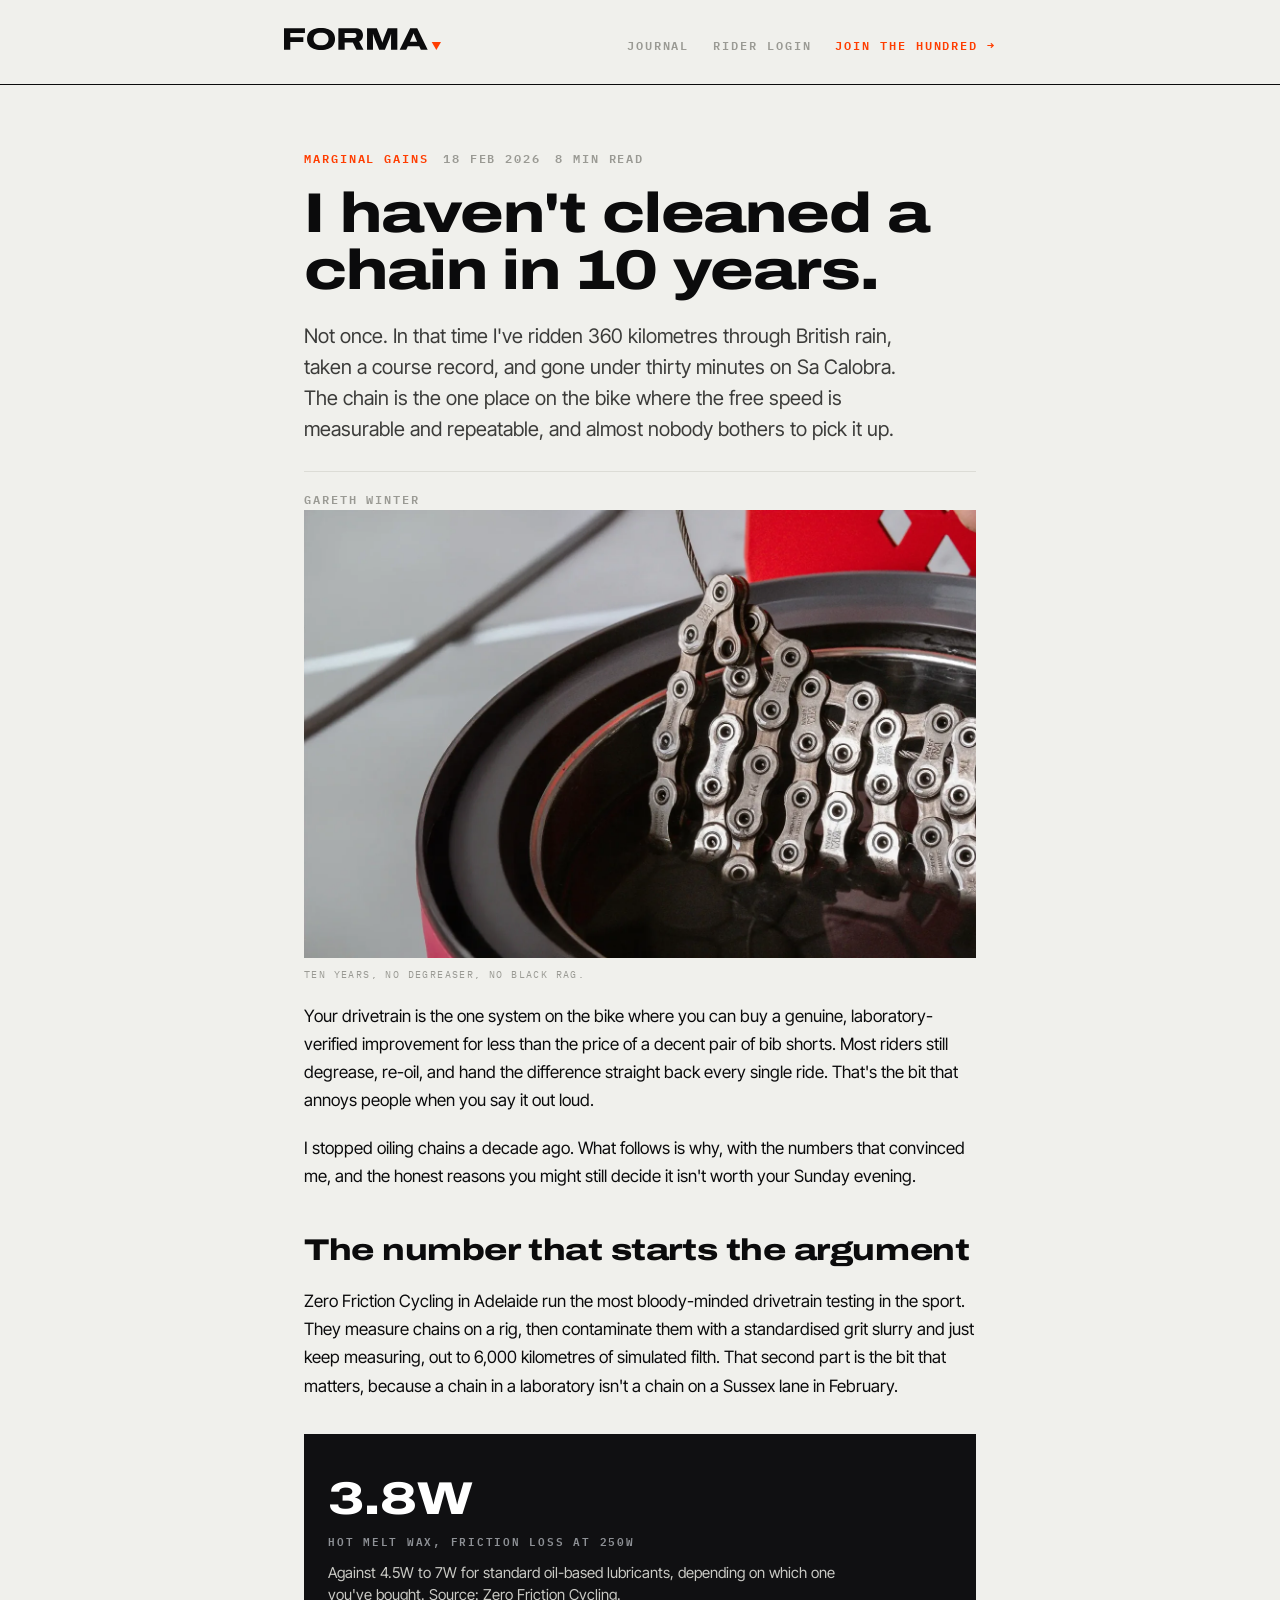
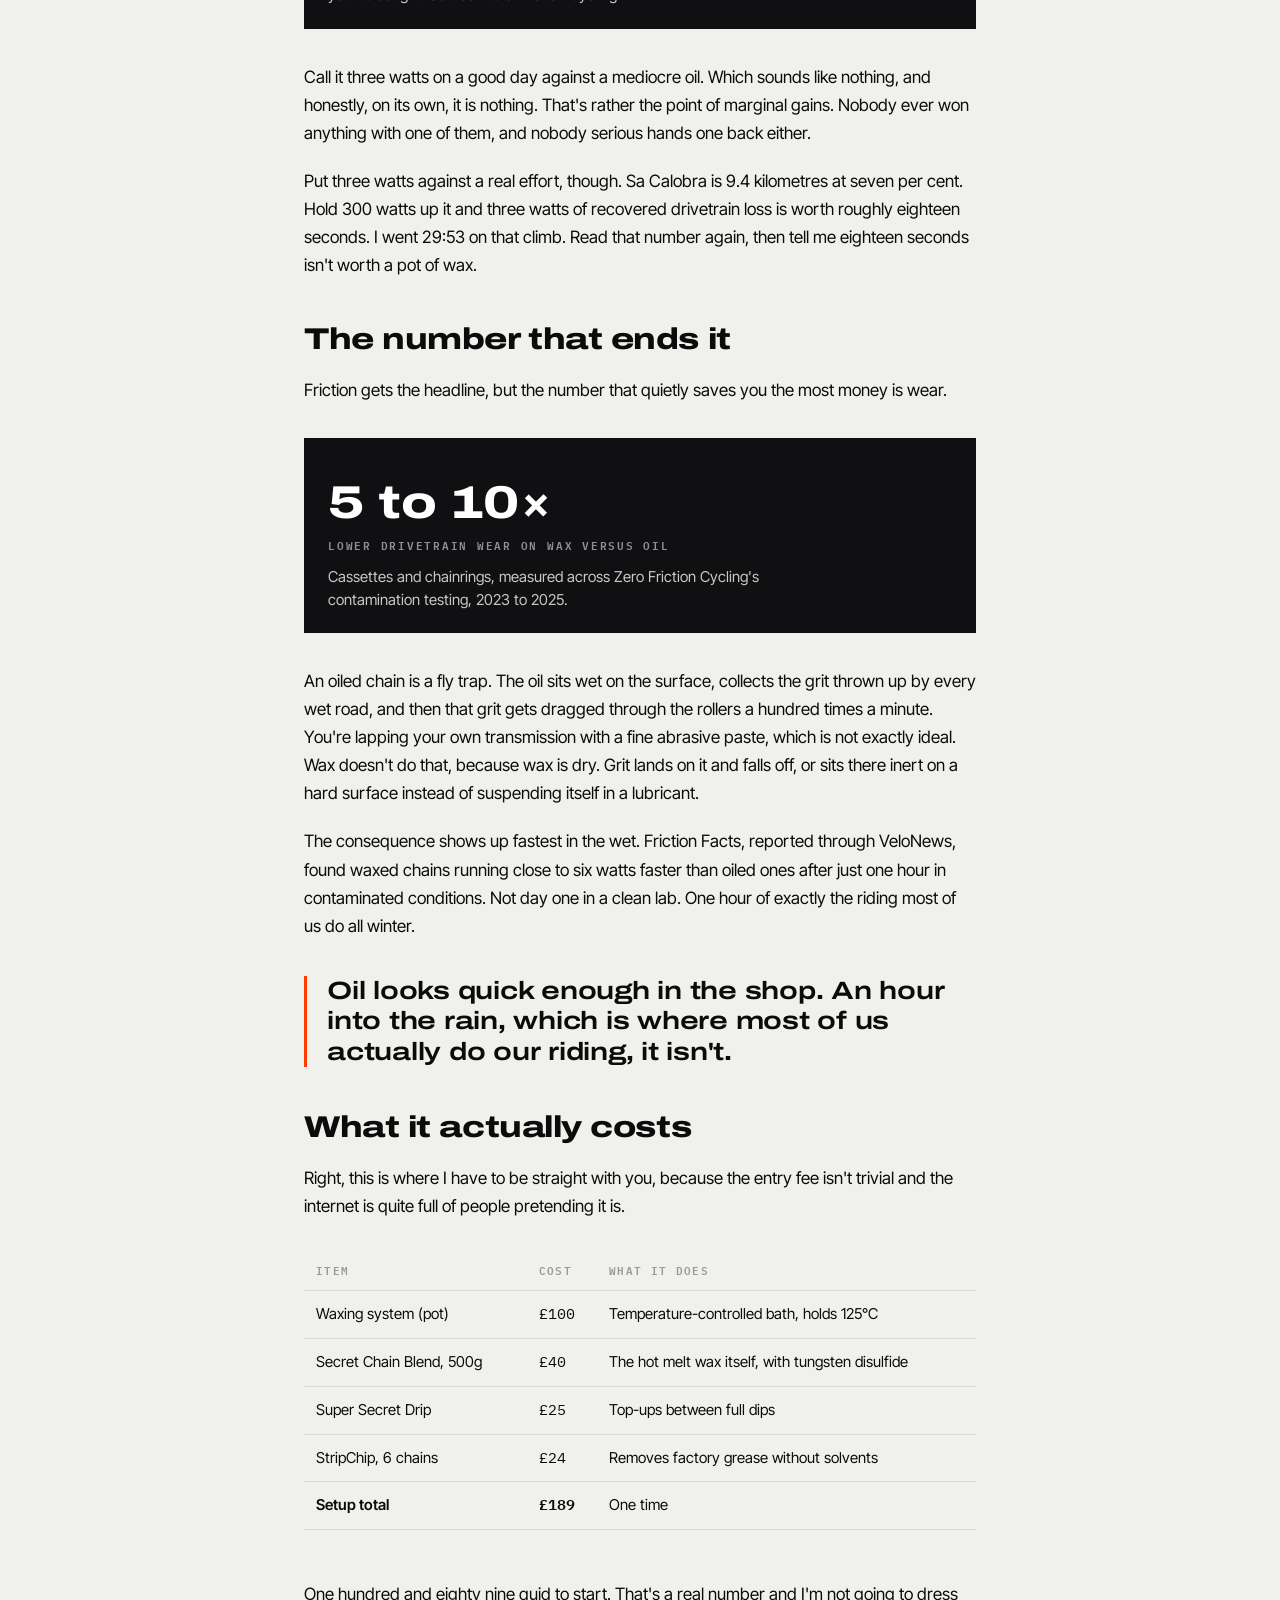
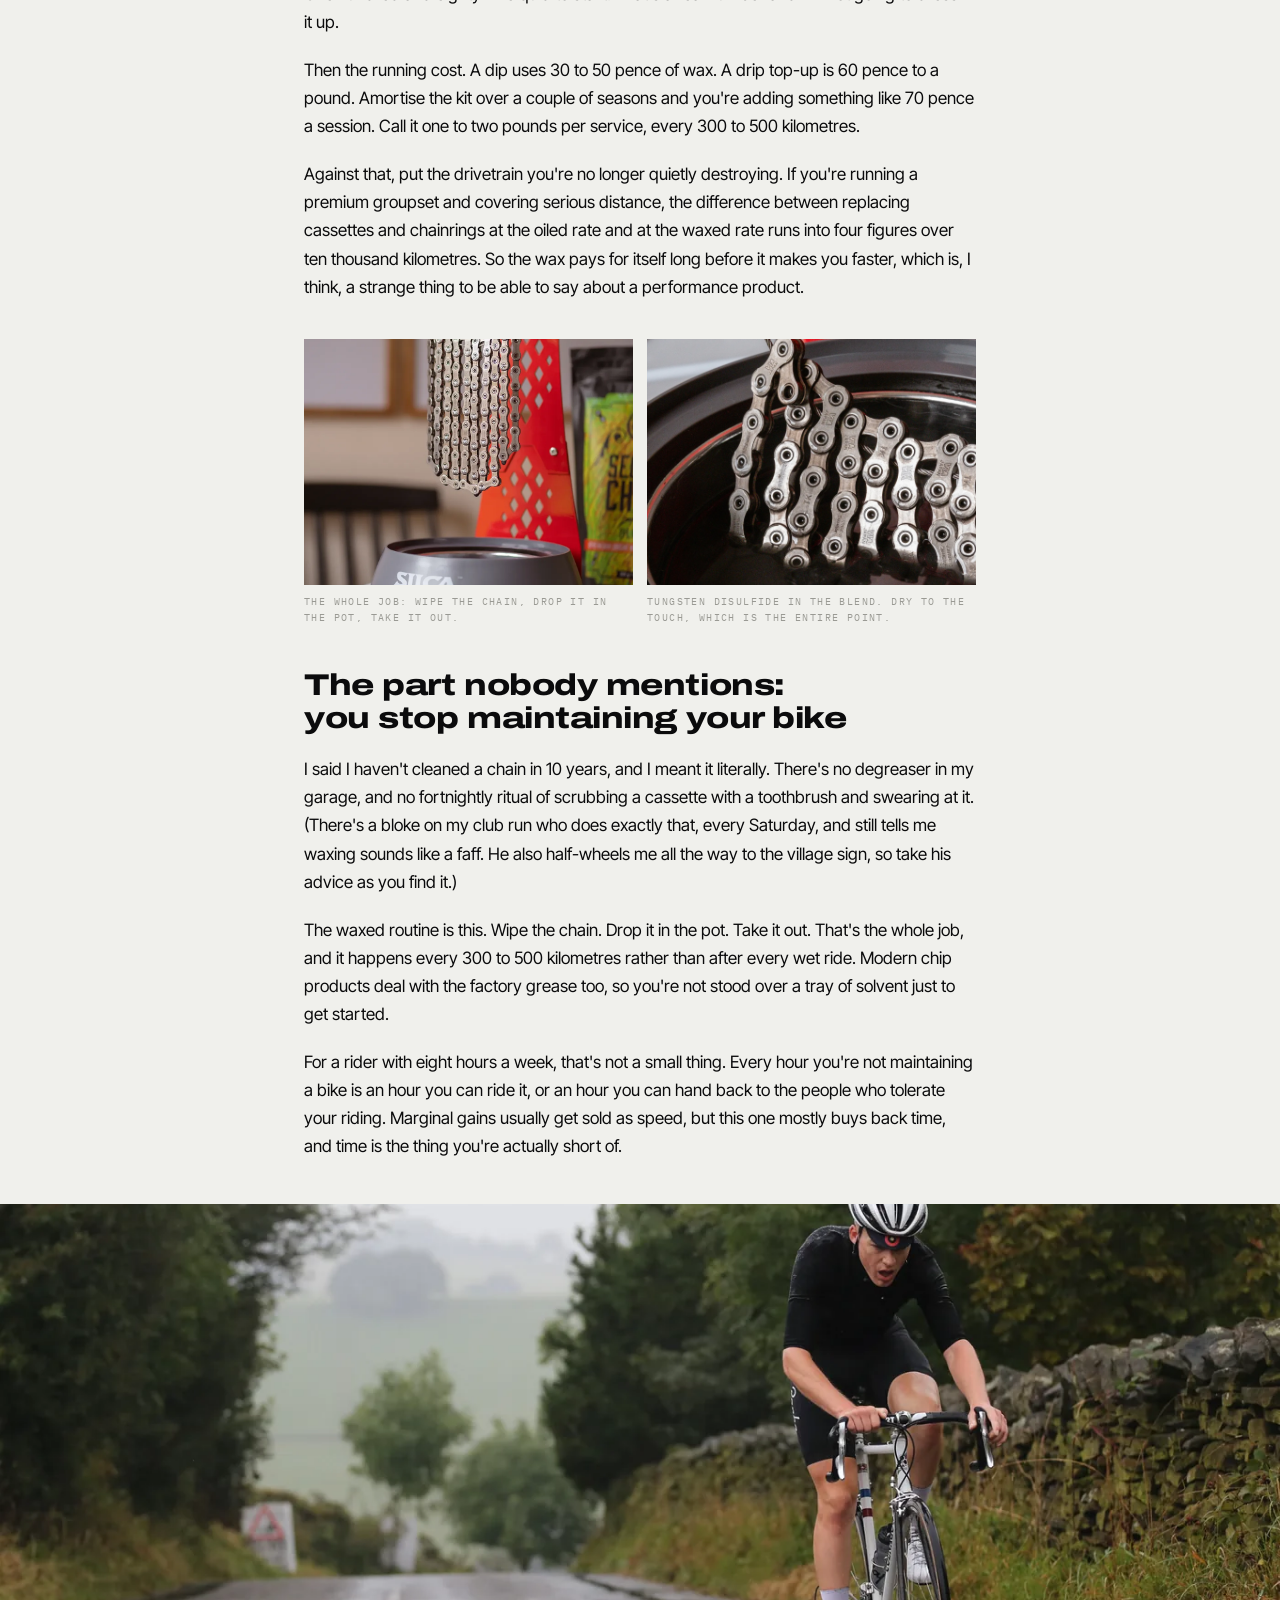
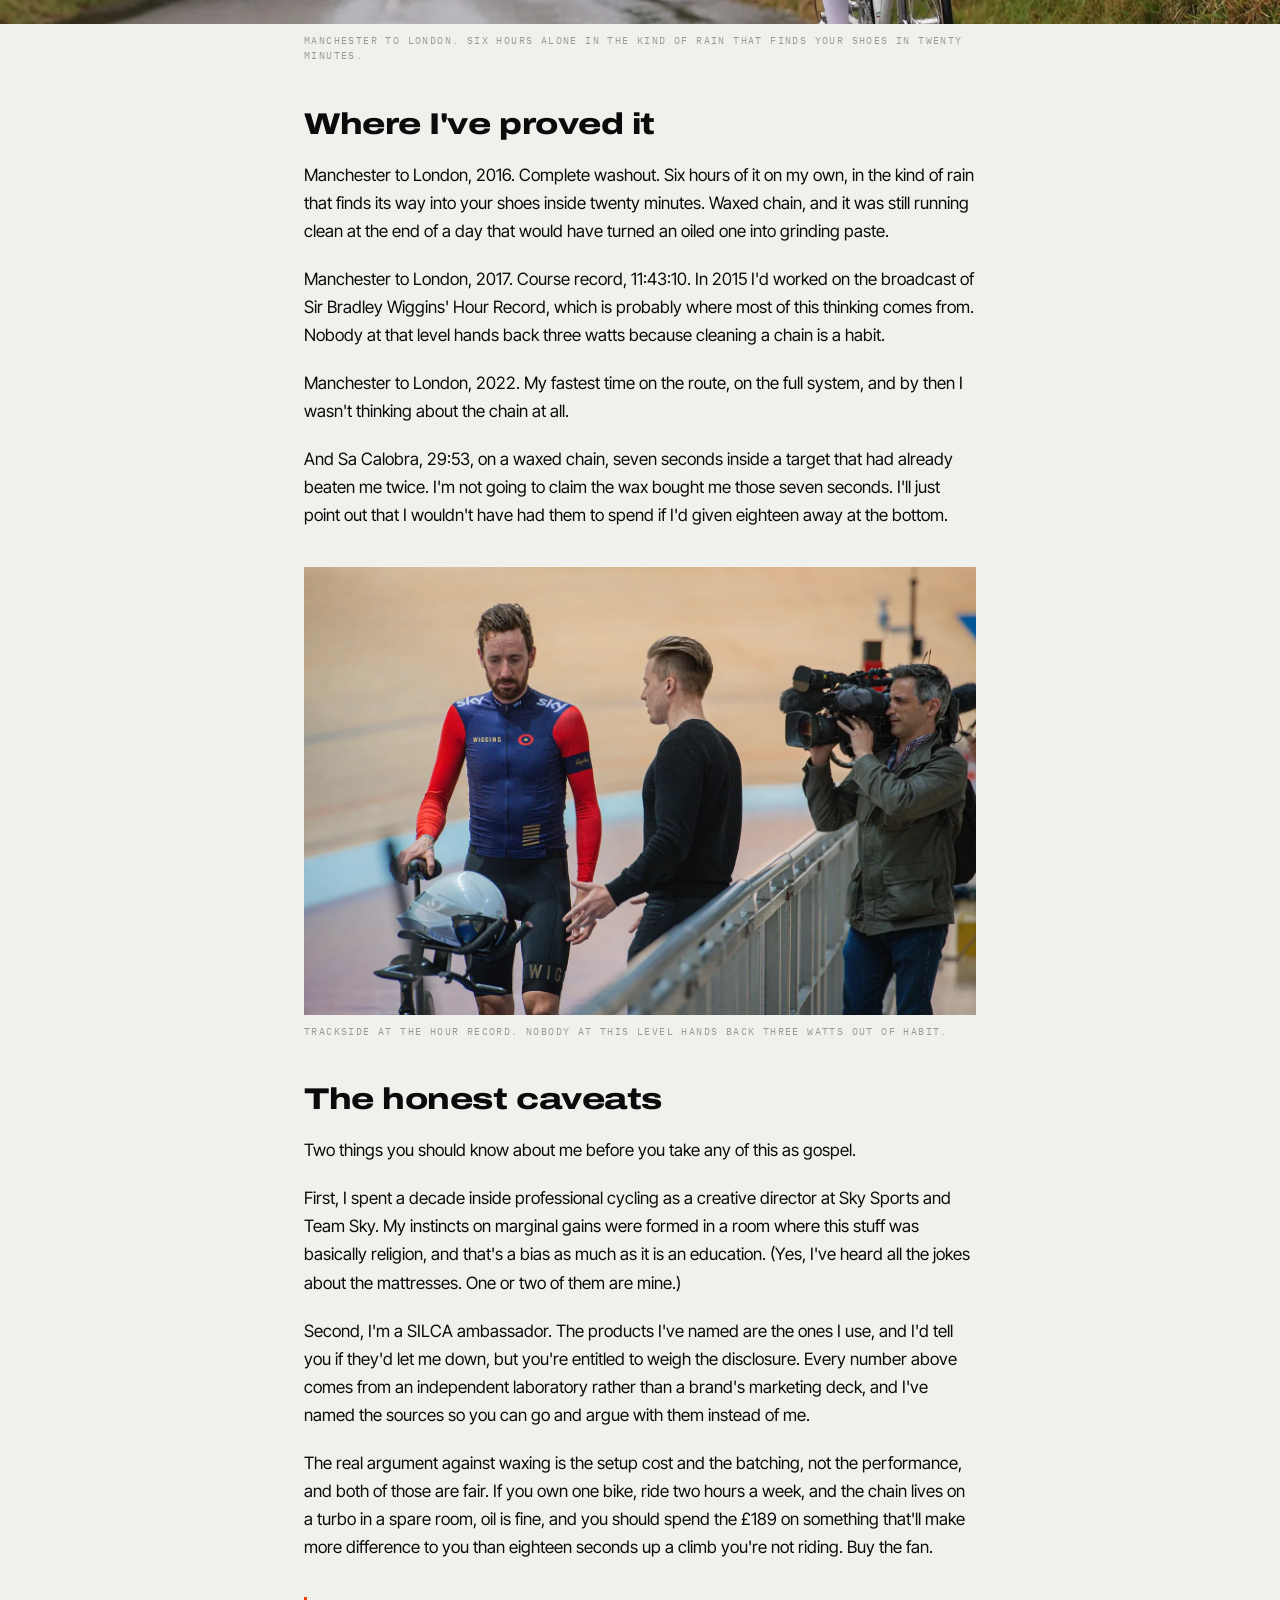
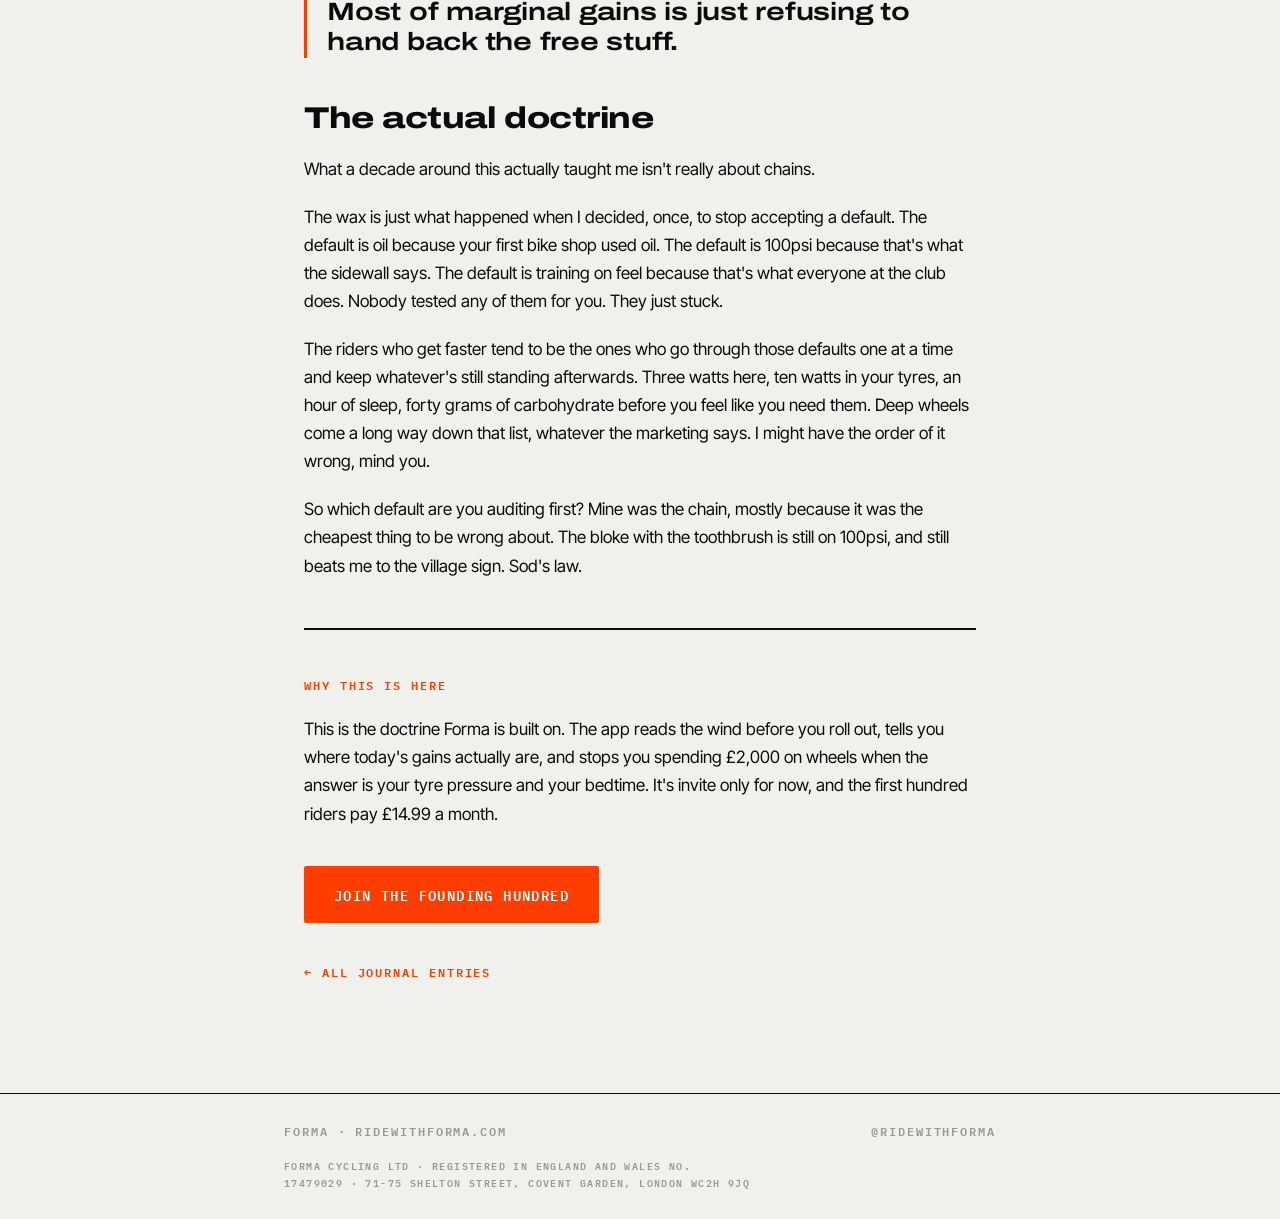
<file: journal/chain-wax/index.html>
<!DOCTYPE html>
<html lang="en">
<head>
<meta charset="UTF-8">
<meta name="viewport" content="width=device-width, initial-scale=1.0">
<title>I haven't cleaned a chain in 10 years · FORMA Journal</title>
<link rel="icon" href="/favicon.svg" type="image/svg+xml">
<link rel="apple-touch-icon" href="/apple-touch-icon.png">
<meta name="description" content="Wax over oil is the cheapest speed most amateurs never buy. The friction numbers, the wear numbers, the real cost, and the honest caveats.">
<meta property="og:title" content="I haven't cleaned a chain in 10 years">
<meta property="og:description" content="Wax over oil: the friction data, the wear data, and what it actually costs.">
<meta property="og:type" content="article">
<meta property="og:image" content="https://ridewithforma.com/journal/img/cw-hero.webp">
<meta property="og:url" content="https://ridewithforma.com/journal/chain-wax/">
<meta name="twitter:card" content="summary_large_image">
<meta name="twitter:title" content="I haven't cleaned a chain in 10 years">
<meta name="twitter:description" content="Wax over oil: the friction data, the wear data, and what it actually costs.">
<meta name="twitter:image" content="https://ridewithforma.com/journal/img/cw-hero.webp">
<link rel="preconnect" href="https://fonts.googleapis.com">
<link href="https://fonts.googleapis.com/css2?family=Archivo:wdth,wght@125,650..800&family=Inter+Tight:wght@400;500;600&family=IBM+Plex+Mono:wght@600&display=swap" rel="stylesheet">
<link rel="stylesheet" href="/journal/journal.css">
</head>
<body>

<header>
  <div class="wrap">
    <a href="/"><img class="lockup" src="/brand/lockup-ink.svg" alt="FORMA" height="22"></a>
    <span class="headright"><a class="kicker journallink" href="/journal/">Journal</a><a class="kicker riderlink" href="https://app.ridewithforma.com/login">Rider login</a><a class="kicker joinlink" href="/#waitlist"><span class="joinlong">Join the hundred&nbsp;→</span><span class="joinshort">Join&nbsp;→</span></a></span>
  </div>
</header>

<main>
<article>
  <div class="wrap">
    <div class="artmeta">
      <span class="kicker flamme">Marginal gains</span>
      <span class="kicker">18 Feb 2026</span>
      <span class="kicker">8 min read</span>
    </div>
    <h1>I haven't cleaned a chain in 10 years.</h1>
    <p class="standfirst">Not once. In that time I've ridden 360 kilometres through British rain, taken a course record, and gone under thirty minutes on Sa Calobra. The chain is the one place on the bike where the free speed is measurable and repeatable, and almost nobody bothers to pick it up.</p>
    <p class="byline kicker">Gareth Winter</p>
  </div>

  <div class="wrap body">

    <figure class="lead">
      <img src="/journal/img/cw-hero.webp" alt="A waxed chain on the workshop bench" loading="lazy" width="1400" height="933">
      <figcaption>Ten years, no degreaser, no black rag.</figcaption>
    </figure>
    <p>Your drivetrain is the one system on the bike where you can buy a genuine, laboratory-verified improvement for less than the price of a decent pair of bib shorts. Most riders still degrease, re-oil, and hand the difference straight back every single ride. That's the bit that annoys people when you say it out loud.</p>

    <p>I stopped oiling chains a decade ago. What follows is why, with the numbers that convinced me, and the honest reasons you might still decide it isn't worth your Sunday evening.</p>

    <h2>The number that starts the argument</h2>

    <p>Zero Friction Cycling in Adelaide run the most bloody-minded drivetrain testing in the sport. They measure chains on a rig, then contaminate them with a standardised grit slurry and just keep measuring, out to 6,000 kilometres of simulated filth. That second part is the bit that matters, because a chain in a laboratory isn't a chain on a Sussex lane in February.</p>

    <div class="stat">
      <p class="n">3.8W</p>
      <p class="lab">Hot melt wax, friction loss at 250W</p>
      <p class="note">Against 4.5W to 7W for standard oil-based lubricants, depending on which one you've bought. Source: Zero Friction Cycling.</p>
    </div>

    <p>Call it three watts on a good day against a mediocre oil. Which sounds like nothing, and honestly, on its own, it is nothing. That's rather the point of marginal gains. Nobody ever won anything with one of them, and nobody serious hands one back either.</p>

    <p>Put three watts against a real effort, though. Sa Calobra is 9.4 kilometres at seven per cent. Hold 300 watts up it and three watts of recovered drivetrain loss is worth roughly eighteen seconds. I went 29:53 on that climb. Read that number again, then tell me eighteen seconds isn't worth a pot of wax.</p>

    <h2>The number that ends it</h2>

    <p>Friction gets the headline, but the number that quietly saves you the most money is wear.</p>

    <div class="stat">
      <p class="n">5 to 10×</p>
      <p class="lab">Lower drivetrain wear on wax versus oil</p>
      <p class="note">Cassettes and chainrings, measured across Zero Friction Cycling's contamination testing, 2023 to 2025.</p>
    </div>

    <p>An oiled chain is a fly trap. The oil sits wet on the surface, collects the grit thrown up by every wet road, and then that grit gets dragged through the rollers a hundred times a minute. You're lapping your own transmission with a fine abrasive paste, which is not exactly ideal. Wax doesn't do that, because wax is dry. Grit lands on it and falls off, or sits there inert on a hard surface instead of suspending itself in a lubricant.</p>

    <p>The consequence shows up fastest in the wet. Friction Facts, reported through VeloNews, found waxed chains running close to six watts faster than oiled ones after just one hour in contaminated conditions. Not day one in a clean lab. One hour of exactly the riding most of us do all winter.</p>

    <div class="pull">
      <p>Oil looks quick enough in the shop. An hour into the rain, which is where most of us actually do our riding, it isn't.</p>
    </div>

    <h2>What it actually costs</h2>

    <p>Right, this is where I have to be straight with you, because the entry fee isn't trivial and the internet is quite full of people pretending it is.</p>

    <div class="scroller">
    <table>
      <thead><tr><th>Item</th><th>Cost</th><th>What it does</th></tr></thead>
      <tbody>
        <tr><td>Waxing system (pot)</td><td class="num">£100</td><td>Temperature-controlled bath, holds 125°C</td></tr>
        <tr><td>Secret Chain Blend, 500g</td><td class="num">£40</td><td>The hot melt wax itself, with tungsten disulfide</td></tr>
        <tr><td>Super Secret Drip</td><td class="num">£25</td><td>Top-ups between full dips</td></tr>
        <tr><td>StripChip, 6 chains</td><td class="num">£24</td><td>Removes factory grease without solvents</td></tr>
        <tr><td><strong>Setup total</strong></td><td class="num"><strong>£189</strong></td><td>One time</td></tr>
      </tbody>
    </table>
    </div>

    <p>One hundred and eighty nine quid to start. That's a real number and I'm not going to dress it up.</p>

    <p>Then the running cost. A dip uses 30 to 50 pence of wax. A drip top-up is 60 pence to a pound. Amortise the kit over a couple of seasons and you're adding something like 70 pence a session. Call it one to two pounds per service, every 300 to 500 kilometres.</p>

    <p>Against that, put the drivetrain you're no longer quietly destroying. If you're running a premium groupset and covering serious distance, the difference between replacing cassettes and chainrings at the oiled rate and at the waxed rate runs into four figures over ten thousand kilometres. So the wax pays for itself long before it makes you faster, which is, I think, a strange thing to be able to say about a performance product.</p>


    <div class="duo">
    <figure>
      <img src="/journal/img/cw-system.webp" alt="The hot melt wax pot" loading="lazy" width="1000" height="1500">
      <figcaption>The whole job: wipe the chain, drop it in the pot, take it out.</figcaption>
    </figure>

    <figure>
      <img src="/journal/img/cw-closeup.webp" alt="Close up of waxed chain links" loading="lazy" width="1400" height="1400">
      <figcaption>Tungsten disulfide in the blend. Dry to the touch, which is the entire point.</figcaption>
    </figure>
    </div>
    <h2>The part nobody mentions: you stop maintaining your bike</h2>

    <p>I said I haven't cleaned a chain in 10 years, and I meant it literally. There's no degreaser in my garage, and no fortnightly ritual of scrubbing a cassette with a toothbrush and swearing at it. (There's a bloke on my club run who does exactly that, every Saturday, and still tells me waxing sounds like a faff. He also half-wheels me all the way to the village sign, so take his advice as you find it.)</p>

    <p>The waxed routine is this. Wipe the chain. Drop it in the pot. Take it out. That's the whole job, and it happens every 300 to 500 kilometres rather than after every wet ride. Modern chip products deal with the factory grease too, so you're not stood over a tray of solvent just to get started.</p>

    <p>For a rider with eight hours a week, that's not a small thing. Every hour you're not maintaining a bike is an hour you can ride it, or an hour you can hand back to the people who tolerate your riding. Marginal gains usually get sold as speed, but this one mostly buys back time, and time is the thing you're actually short of.</p>


    <figure class="band">
      <img src="/journal/img/cw-m2l.webp" alt="Riding Manchester to London in the wet" loading="lazy" width="1400" height="933">
      <figcaption>Manchester to London. Six hours alone in the kind of rain that finds your shoes in twenty minutes.</figcaption>
    </figure>
    <h2>Where I've proved it</h2>

    <p>Manchester to London, 2016. Complete washout. Six hours of it on my own, in the kind of rain that finds its way into your shoes inside twenty minutes. Waxed chain, and it was still running clean at the end of a day that would have turned an oiled one into grinding paste.</p>

    <p>Manchester to London, 2017. Course record, 11:43:10. In 2015 I'd worked on the broadcast of Sir Bradley Wiggins' Hour Record, which is probably where most of this thinking comes from. Nobody at that level hands back three watts because cleaning a chain is a habit.</p>

    <p>Manchester to London, 2022. My fastest time on the route, on the full system, and by then I wasn't thinking about the chain at all.</p>

    <p>And Sa Calobra, 29:53, on a waxed chain, seven seconds inside a target that had already beaten me twice. I'm not going to claim the wax bought me those seven seconds. I'll just point out that I wouldn't have had them to spend if I'd given eighteen away at the bottom.</p>


    <figure>
      <img src="/journal/img/cw-wiggins.webp" alt="Trackside at the Hour Record with Sir Bradley Wiggins" loading="lazy" width="1400" height="932">
      <figcaption>Trackside at the Hour Record. Nobody at this level hands back three watts out of habit.</figcaption>
    </figure>
    <h2>The honest caveats</h2>

    <p>Two things you should know about me before you take any of this as gospel.</p>

    <p>First, I spent a decade inside professional cycling as a creative director at Sky Sports and Team Sky. My instincts on marginal gains were formed in a room where this stuff was basically religion, and that's a bias as much as it is an education. (Yes, I've heard all the jokes about the mattresses. One or two of them are mine.)</p>

    <p>Second, I'm a SILCA ambassador. The products I've named are the ones I use, and I'd tell you if they'd let me down, but you're entitled to weigh the disclosure. Every number above comes from an independent laboratory rather than a brand's marketing deck, and I've named the sources so you can go and argue with them instead of me.</p>

    <p>The real argument against waxing is the setup cost and the batching, not the performance, and both of those are fair. If you own one bike, ride two hours a week, and the chain lives on a turbo in a spare room, oil is fine, and you should spend the £189 on something that'll make more difference to you than eighteen seconds up a climb you're not riding. Buy the fan.</p>

    <div class="pull">
      <p>Most of marginal gains is just refusing to hand back the free stuff.</p>
    </div>

    <h2>The actual doctrine</h2>

    <p>What a decade around this actually taught me isn't really about chains.</p>

    <p>The wax is just what happened when I decided, once, to stop accepting a default. The default is oil because your first bike shop used oil. The default is 100psi because that's what the sidewall says. The default is training on feel because that's what everyone at the club does. Nobody tested any of them for you. They just stuck.</p>

    <p>The riders who get faster tend to be the ones who go through those defaults one at a time and keep whatever's still standing afterwards. Three watts here, ten watts in your tyres, an hour of sleep, forty grams of carbohydrate before you feel like you need them. Deep wheels come a long way down that list, whatever the marketing says. I might have the order of it wrong, mind you.</p>

    <p>So which default are you auditing first? Mine was the chain, mostly because it was the cheapest thing to be wrong about. The bloke with the toothbrush is still on 100psi, and still beats me to the village sign. Sod's law.</p>

    <div class="endnote">
      <p class="kicker flamme">Why this is here</p>
      <p>This is the doctrine Forma is built on. The app reads the wind before you roll out, tells you where today's gains actually are, and stops you spending £2,000 on wheels when the answer is your tyre pressure and your bedtime. It's invite only for now, and the first hundred riders pay £14.99 a month.</p>
      <p><a class="cta" href="/#waitlist">Join the founding hundred</a></p>
    </div>

    <a class="backlink kicker" href="/journal/">← All journal entries</a>
  </div>
</article>
</main>

<footer>
  <div class="wrap">
    <span class="kicker">FORMA · RIDEWITHFORMA.COM</span>
    <span class="kicker"><a href="https://instagram.com/ridewithforma">@RIDEWITHFORMA</a></span>
    <p class="kicker legal">FORMA CYCLING LTD &middot; Registered in England and Wales No. 17479029 &middot; 71-75 Shelton Street, Covent Garden, London WC2H 9JQ</p>
  </div>
</footer>

</body>
</html>
</file>
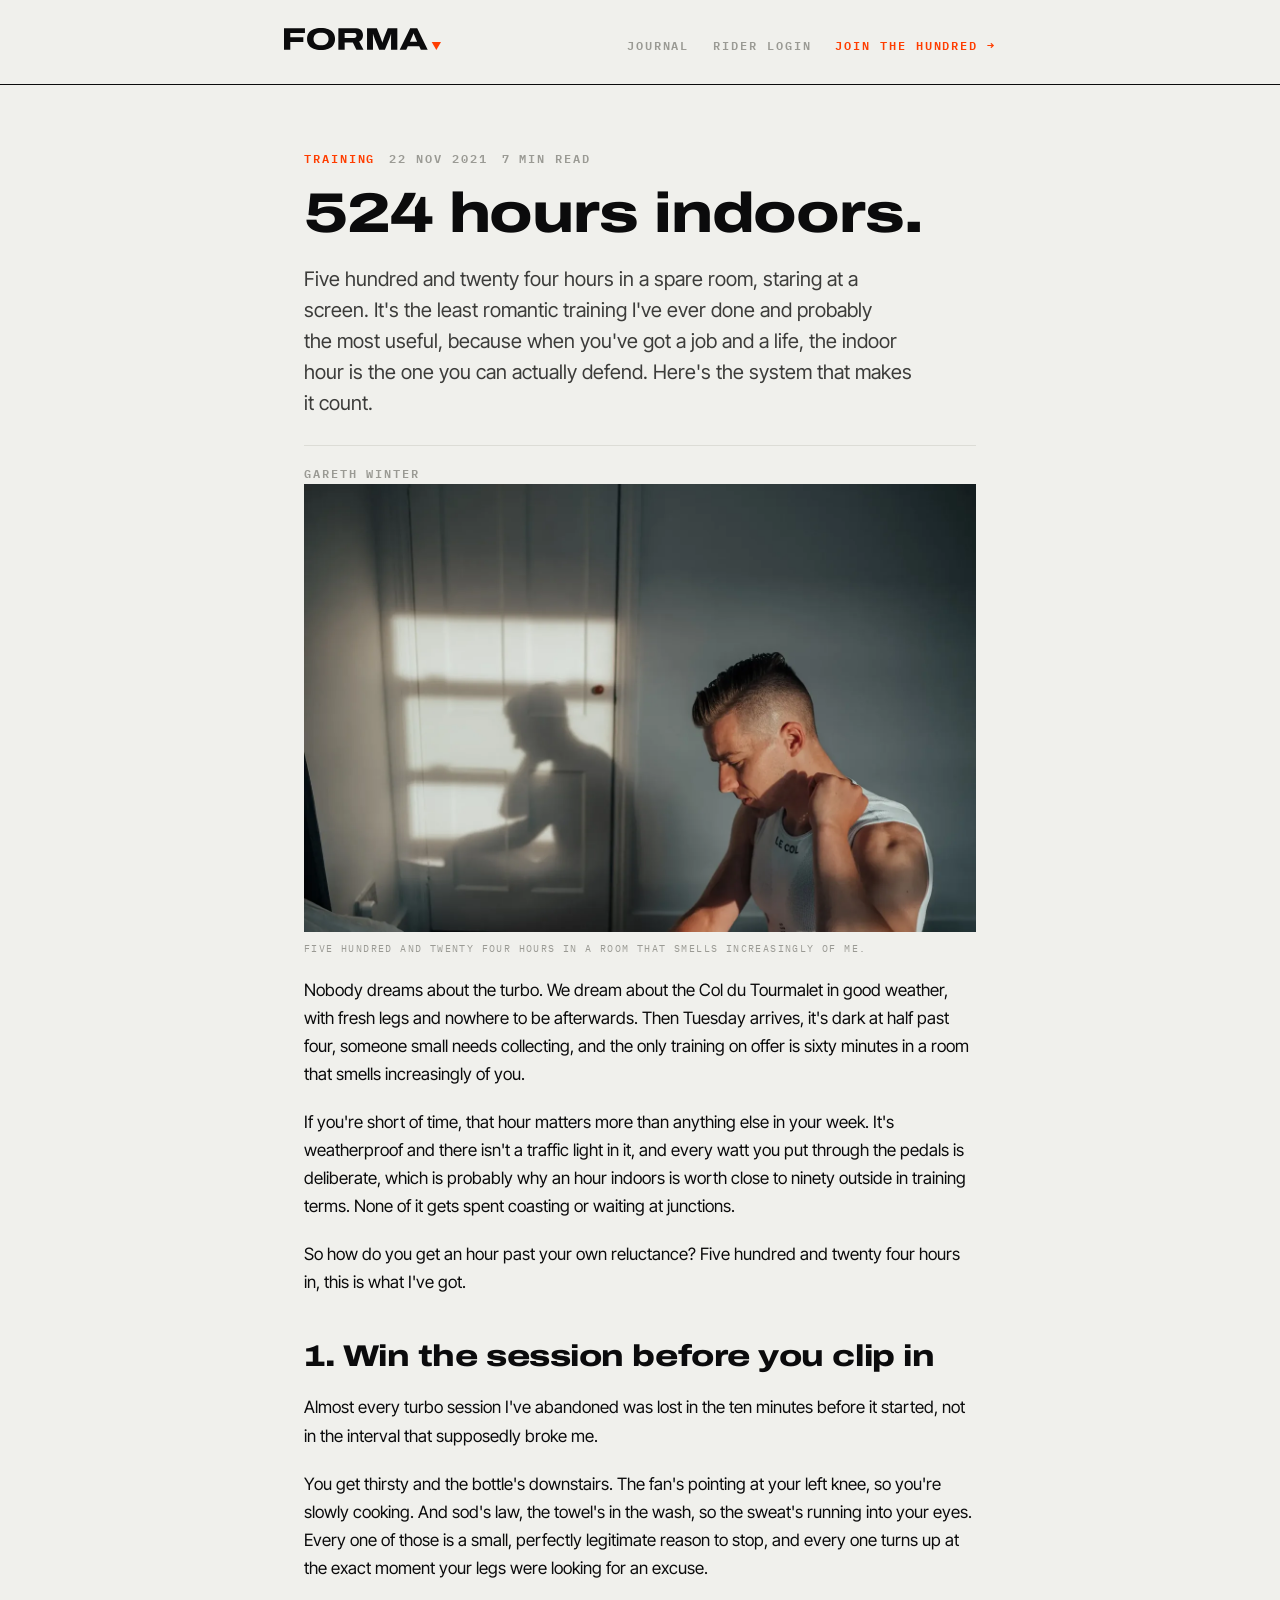
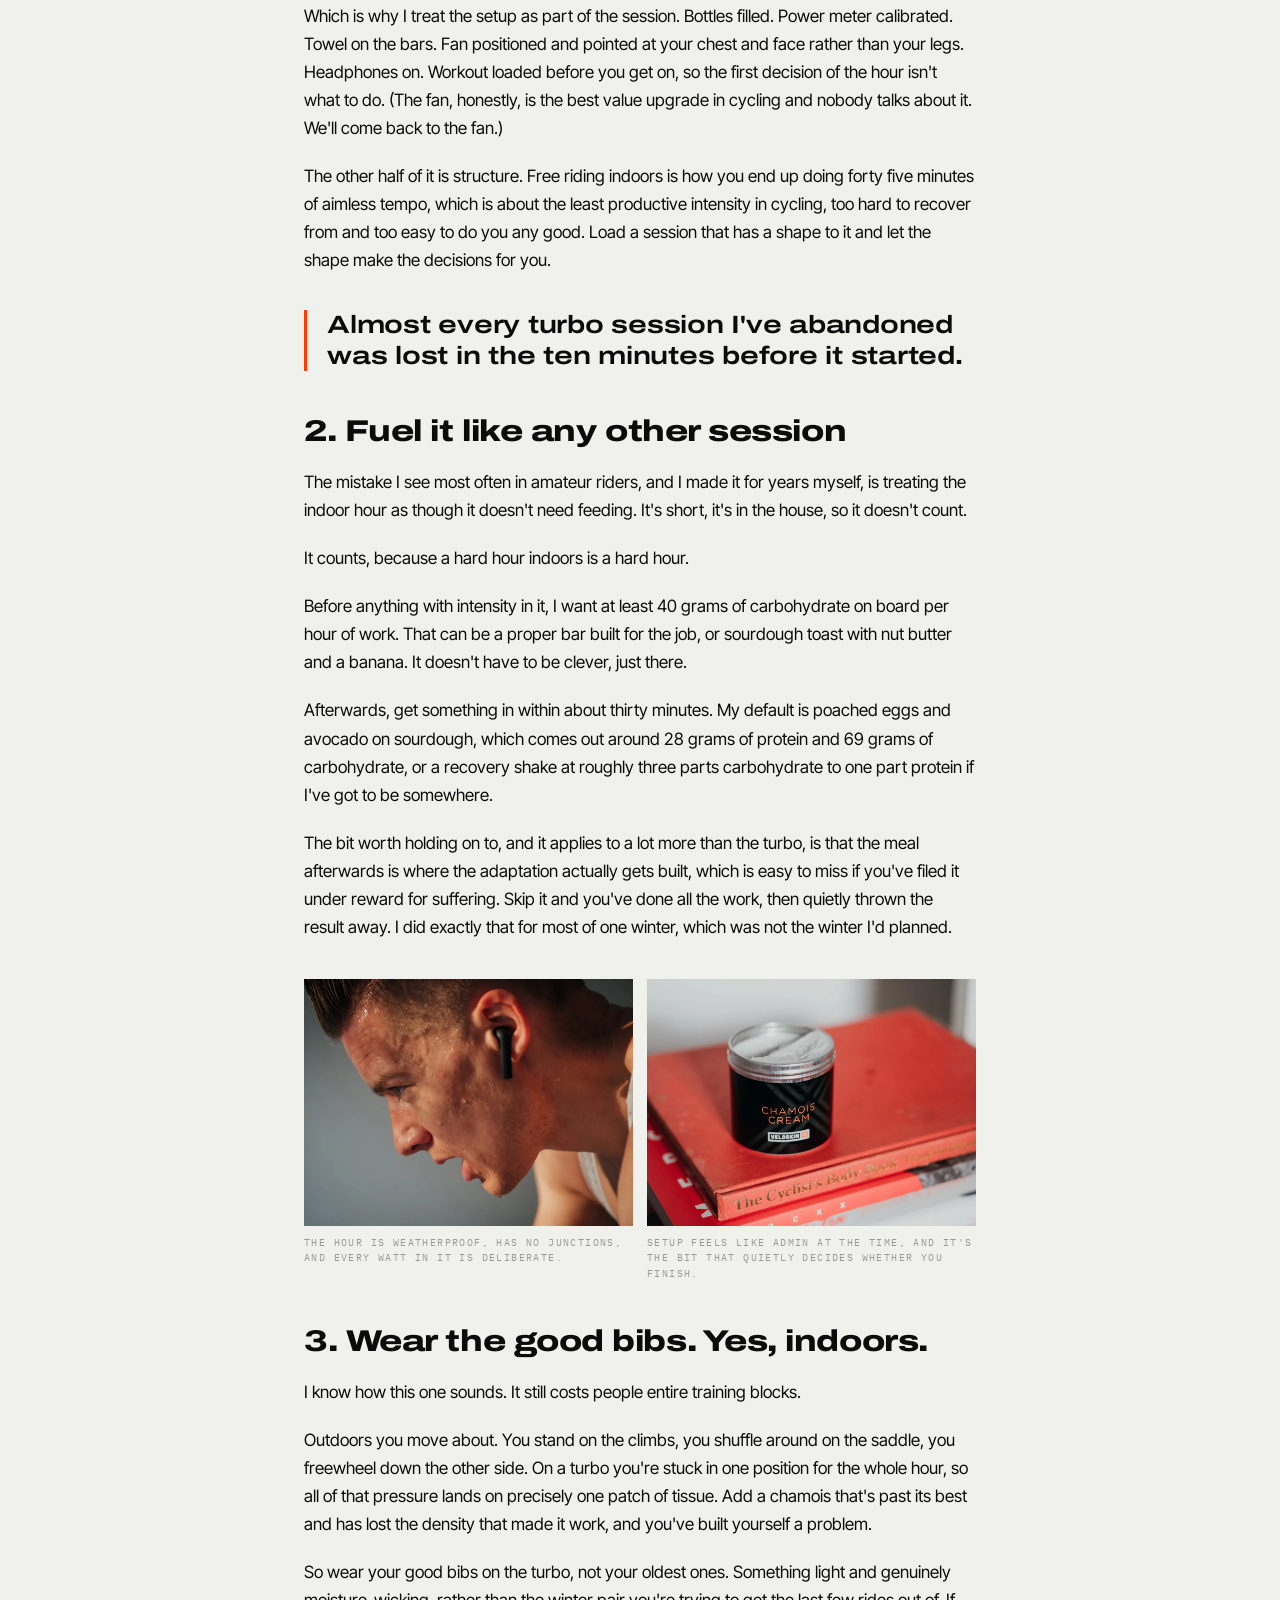
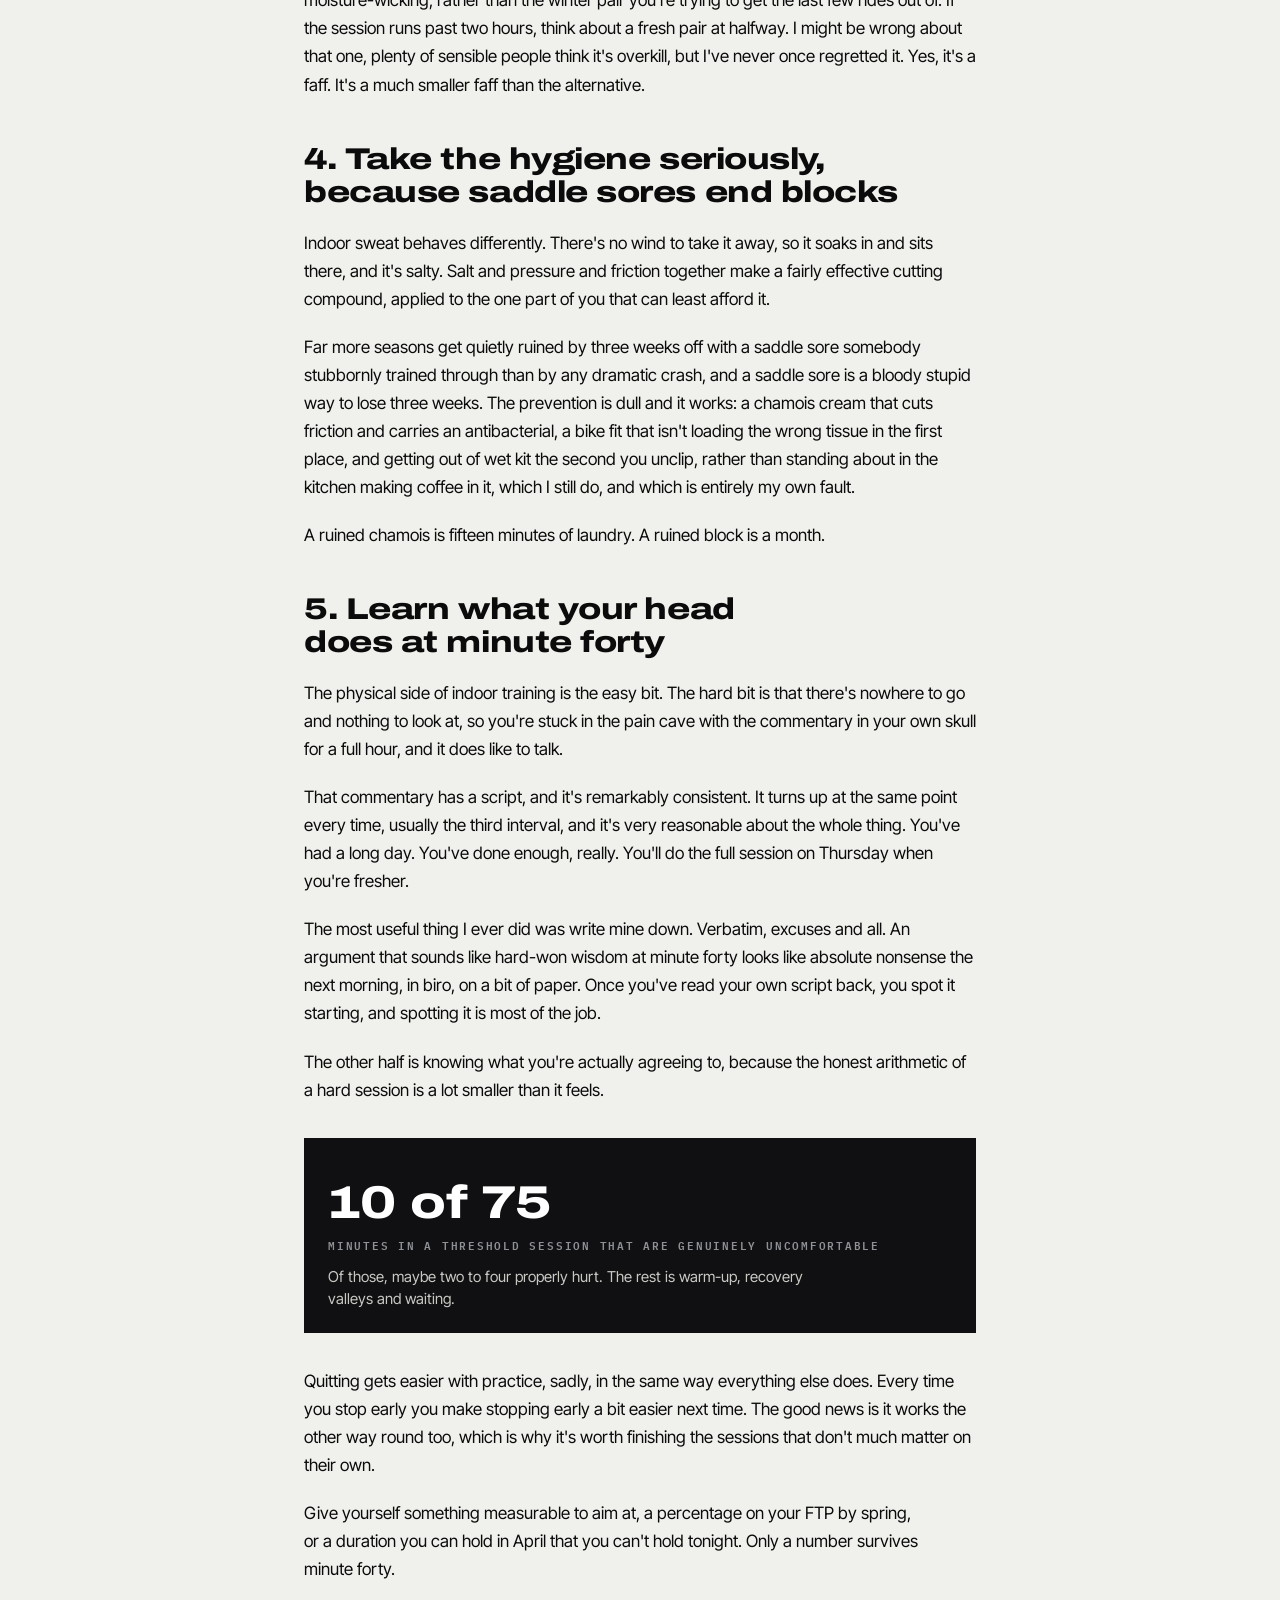
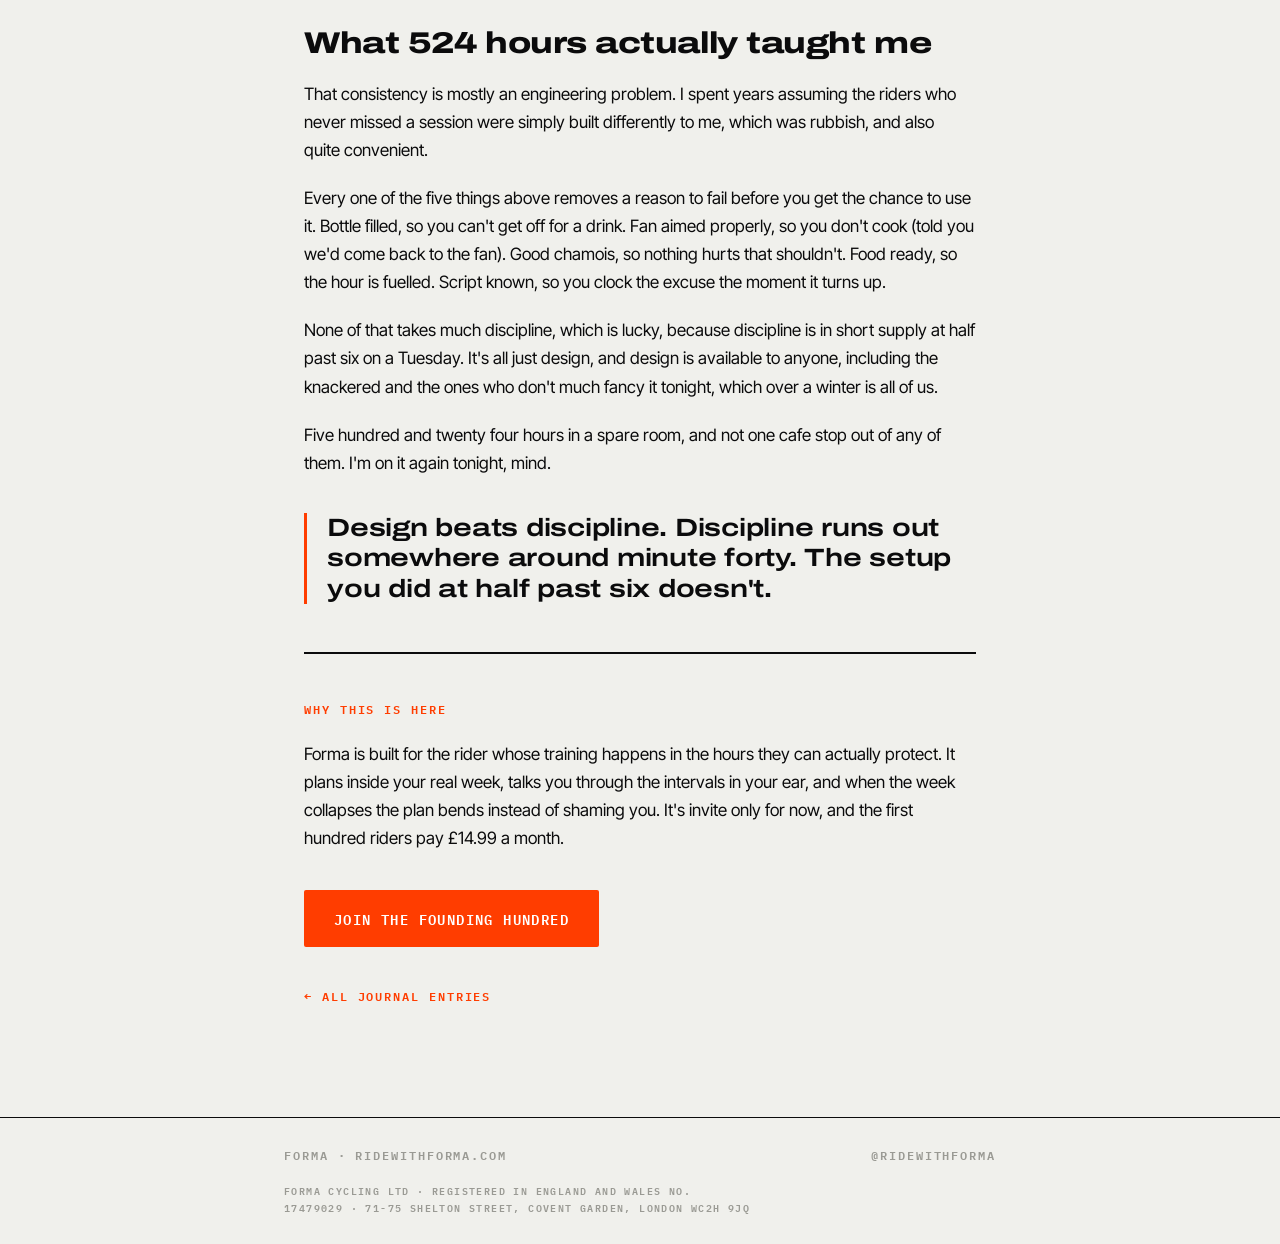
<file: journal/indoor-hours/index.html>
<!DOCTYPE html>
<html lang="en">
<head>
<meta charset="UTF-8">
<meta name="viewport" content="width=device-width, initial-scale=1.0">
<title>524 hours indoors: what the turbo taught me about training around a life · FORMA Journal</title>
<link rel="icon" href="/favicon.svg" type="image/svg+xml">
<link rel="apple-touch-icon" href="/apple-touch-icon.png">
<meta name="description" content="Five hundred and twenty four hours on a turbo trainer. The system that makes the hour work, from the fuelling to the fan to the sentence you say when you want to stop.">
<meta property="og:title" content="524 hours indoors">
<meta property="og:description" content="What the turbo taught me about training around a life.">
<meta property="og:type" content="article">
<meta property="og:image" content="https://ridewithforma.com/journal/img/in-1.webp">
<meta property="og:url" content="https://ridewithforma.com/journal/indoor-hours/">
<meta name="twitter:card" content="summary_large_image">
<meta name="twitter:title" content="524 hours indoors">
<meta name="twitter:description" content="What the turbo taught me about training around a life.">
<meta name="twitter:image" content="https://ridewithforma.com/journal/img/in-1.webp">
<link rel="preconnect" href="https://fonts.googleapis.com">
<link href="https://fonts.googleapis.com/css2?family=Archivo:wdth,wght@125,650..800&family=Inter+Tight:wght@400;500;600&family=IBM+Plex+Mono:wght@600&display=swap" rel="stylesheet">
<link rel="stylesheet" href="/journal/journal.css">
</head>
<body>

<header>
  <div class="wrap">
    <a href="/"><img class="lockup" src="/brand/lockup-ink.svg" alt="FORMA" height="22"></a>
    <span class="headright"><a class="kicker journallink" href="/journal/">Journal</a><a class="kicker riderlink" href="https://app.ridewithforma.com/login">Rider login</a><a class="kicker joinlink" href="/#waitlist"><span class="joinlong">Join the hundred&nbsp;→</span><span class="joinshort">Join&nbsp;→</span></a></span>
  </div>
</header>

<main>
<article>
  <div class="wrap">
    <div class="artmeta">
      <span class="kicker flamme">Training</span>
      <span class="kicker">22 Nov 2021</span>
      <span class="kicker">7 min read</span>
    </div>
    <h1>524 hours indoors.</h1>
    <p class="standfirst">Five hundred and twenty four hours in a spare room, staring at a screen. It's the least romantic training I've ever done and probably the most useful, because when you've got a job and a life, the indoor hour is the one you can actually defend. Here's the system that makes it count.</p>
    <p class="byline kicker">Gareth Winter</p>
  </div>

  <div class="wrap body">

    <figure class="lead">
      <img src="/journal/img/in-1.webp" alt="Indoor training setup" loading="lazy" width="1400" height="934">
      <figcaption>Five hundred and twenty four hours in a room that smells increasingly of me.</figcaption>
    </figure>
    <p>Nobody dreams about the turbo. We dream about the Col du Tourmalet in good weather, with fresh legs and nowhere to be afterwards. Then Tuesday arrives, it's dark at half past four, someone small needs collecting, and the only training on offer is sixty minutes in a room that smells increasingly of you.</p>

    <p>If you're short of time, that hour matters more than anything else in your week. It's weatherproof and there isn't a traffic light in it, and every watt you put through the pedals is deliberate, which is probably why an hour indoors is worth close to ninety outside in training terms. None of it gets spent coasting or waiting at junctions.</p>

    <p>So how do you get an hour past your own reluctance? Five hundred and twenty four hours in, this is what I've got.</p>

    <h2>1. Win the session before you clip in</h2>

    <p>Almost every turbo session I've abandoned was lost in the ten minutes before it started, not in the interval that supposedly broke me.</p>

    <p>You get thirsty and the bottle's downstairs. The fan's pointing at your left knee, so you're slowly cooking. And sod's law, the towel's in the wash, so the sweat's running into your eyes. Every one of those is a small, perfectly legitimate reason to stop, and every one turns up at the exact moment your legs were looking for an excuse.</p>

    <p>Which is why I treat the setup as part of the session. Bottles filled. Power meter calibrated. Towel on the bars. Fan positioned and pointed at your chest and face rather than your legs. Headphones on. Workout loaded before you get on, so the first decision of the hour isn't what to do. (The fan, honestly, is the best value upgrade in cycling and nobody talks about it. We'll come back to the fan.)</p>

    <p>The other half of it is structure. Free riding indoors is how you end up doing forty five minutes of aimless tempo, which is about the least productive intensity in cycling, too hard to recover from and too easy to do you any good. Load a session that has a shape to it and let the shape make the decisions for you.</p>

    <div class="pull">
      <p>Almost every turbo session I've abandoned was lost in the ten minutes before it started.</p>
    </div>

    <h2>2. Fuel it like any other session</h2>

    <p>The mistake I see most often in amateur riders, and I made it for years myself, is treating the indoor hour as though it doesn't need feeding. It's short, it's in the house, so it doesn't count.</p>

    <p>It counts, because a hard hour indoors is a hard hour.</p>

    <p>Before anything with intensity in it, I want at least 40 grams of carbohydrate on board per hour of work. That can be a proper bar built for the job, or sourdough toast with nut butter and a banana. It doesn't have to be clever, just there.</p>

    <p>Afterwards, get something in within about thirty minutes. My default is poached eggs and avocado on sourdough, which comes out around 28 grams of protein and 69 grams of carbohydrate, or a recovery shake at roughly three parts carbohydrate to one part protein if I've got to be somewhere.</p>

    <p>The bit worth holding on to, and it applies to a lot more than the turbo, is that the meal afterwards is where the adaptation actually gets built, which is easy to miss if you've filed it under reward for suffering. Skip it and you've done all the work, then quietly thrown the result away. I did exactly that for most of one winter, which was not the winter I'd planned.</p>


    <div class="duo">
    <figure>
      <img src="/journal/img/in-2.webp" alt="Turbo trainer session in progress" loading="lazy" width="1400" height="934">
      <figcaption>The hour is weatherproof, has no junctions, and every watt in it is deliberate.</figcaption>
    </figure>

    <figure>
      <img src="/journal/img/in-3.webp" alt="Fan and bottles set up beside the turbo" loading="lazy" width="1400" height="934">
      <figcaption>Setup feels like admin at the time, and it's the bit that quietly decides whether you finish.</figcaption>
    </figure>
    </div>
    <h2>3. Wear the good bibs. Yes, indoors.</h2>

    <p>I know how this one sounds. It still costs people entire training blocks.</p>

    <p>Outdoors you move about. You stand on the climbs, you shuffle around on the saddle, you freewheel down the other side. On a turbo you're stuck in one position for the whole hour, so all of that pressure lands on precisely one patch of tissue. Add a chamois that's past its best and has lost the density that made it work, and you've built yourself a problem.</p>

    <p>So wear your good bibs on the turbo, not your oldest ones. Something light and genuinely moisture-wicking, rather than the winter pair you're trying to get the last few rides out of. If the session runs past two hours, think about a fresh pair at halfway. I might be wrong about that one, plenty of sensible people think it's overkill, but I've never once regretted it. Yes, it's a faff. It's a much smaller faff than the alternative.</p>

    <h2>4. Take the hygiene seriously, because saddle sores end blocks</h2>

    <p>Indoor sweat behaves differently. There's no wind to take it away, so it soaks in and sits there, and it's salty. Salt and pressure and friction together make a fairly effective cutting compound, applied to the one part of you that can least afford it.</p>

    <p>Far more seasons get quietly ruined by three weeks off with a saddle sore somebody stubbornly trained through than by any dramatic crash, and a saddle sore is a bloody stupid way to lose three weeks. The prevention is dull and it works: a chamois cream that cuts friction and carries an antibacterial, a bike fit that isn't loading the wrong tissue in the first place, and getting out of wet kit the second you unclip, rather than standing about in the kitchen making coffee in it, which I still do, and which is entirely my own fault.</p>

    <p>A ruined chamois is fifteen minutes of laundry. A ruined block is a month.</p>

    <h2>5. Learn what your head does at minute forty</h2>

    <p>The physical side of indoor training is the easy bit. The hard bit is that there's nowhere to go and nothing to look at, so you're stuck in the pain cave with the commentary in your own skull for a full hour, and it does like to talk.</p>

    <p>That commentary has a script, and it's remarkably consistent. It turns up at the same point every time, usually the third interval, and it's very reasonable about the whole thing. You've had a long day. You've done enough, really. You'll do the full session on Thursday when you're fresher.</p>

    <p>The most useful thing I ever did was write mine down. Verbatim, excuses and all. An argument that sounds like hard-won wisdom at minute forty looks like absolute nonsense the next morning, in biro, on a bit of paper. Once you've read your own script back, you spot it starting, and spotting it is most of the job.</p>

    <p>The other half is knowing what you're actually agreeing to, because the honest arithmetic of a hard session is a lot smaller than it feels.</p>

    <div class="stat">
      <p class="n">10 of 75</p>
      <p class="lab">Minutes in a threshold session that are genuinely uncomfortable</p>
      <p class="note">Of those, maybe two to four properly hurt. The rest is warm-up, recovery valleys and waiting.</p>
    </div>

    <p>Quitting gets easier with practice, sadly, in the same way everything else does. Every time you stop early you make stopping early a bit easier next time. The good news is it works the other way round too, which is why it's worth finishing the sessions that don't much matter on their own.</p>

    <p>Give yourself something measurable to aim at, a percentage on your FTP by spring, or a duration you can hold in April that you can't hold tonight. Only a number survives minute forty.</p>

    <h2>What 524 hours actually taught me</h2>

    <p>That consistency is mostly an engineering problem. I spent years assuming the riders who never missed a session were simply built differently to me, which was rubbish, and also quite convenient.</p>

    <p>Every one of the five things above removes a reason to fail before you get the chance to use it. Bottle filled, so you can't get off for a drink. Fan aimed properly, so you don't cook (told you we'd come back to the fan). Good chamois, so nothing hurts that shouldn't. Food ready, so the hour is fuelled. Script known, so you clock the excuse the moment it turns up.</p>

    <p>None of that takes much discipline, which is lucky, because discipline is in short supply at half past six on a Tuesday. It's all just design, and design is available to anyone, including the knackered and the ones who don't much fancy it tonight, which over a winter is all of us.</p>

    <p>Five hundred and twenty four hours in a spare room, and not one cafe stop out of any of them. I'm on it again tonight, mind.</p>

    <div class="pull">
      <p>Design beats discipline. Discipline runs out somewhere around minute forty. The setup you did at half past six doesn't.</p>
    </div>

    <div class="endnote">
      <p class="kicker flamme">Why this is here</p>
      <p>Forma is built for the rider whose training happens in the hours they can actually protect. It plans inside your real week, talks you through the intervals in your ear, and when the week collapses the plan bends instead of shaming you. It's invite only for now, and the first hundred riders pay £14.99 a month.</p>
      <p><a class="cta" href="/#waitlist">Join the founding hundred</a></p>
    </div>

    <a class="backlink kicker" href="/journal/">← All journal entries</a>
  </div>
</article>
</main>

<footer>
  <div class="wrap">
    <span class="kicker">FORMA · RIDEWITHFORMA.COM</span>
    <span class="kicker"><a href="https://instagram.com/ridewithforma">@RIDEWITHFORMA</a></span>
    <p class="kicker legal">FORMA CYCLING LTD &middot; Registered in England and Wales No. 17479029 &middot; 71-75 Shelton Street, Covent Garden, London WC2H 9JQ</p>
  </div>
</footer>

</body>
</html>
</file>
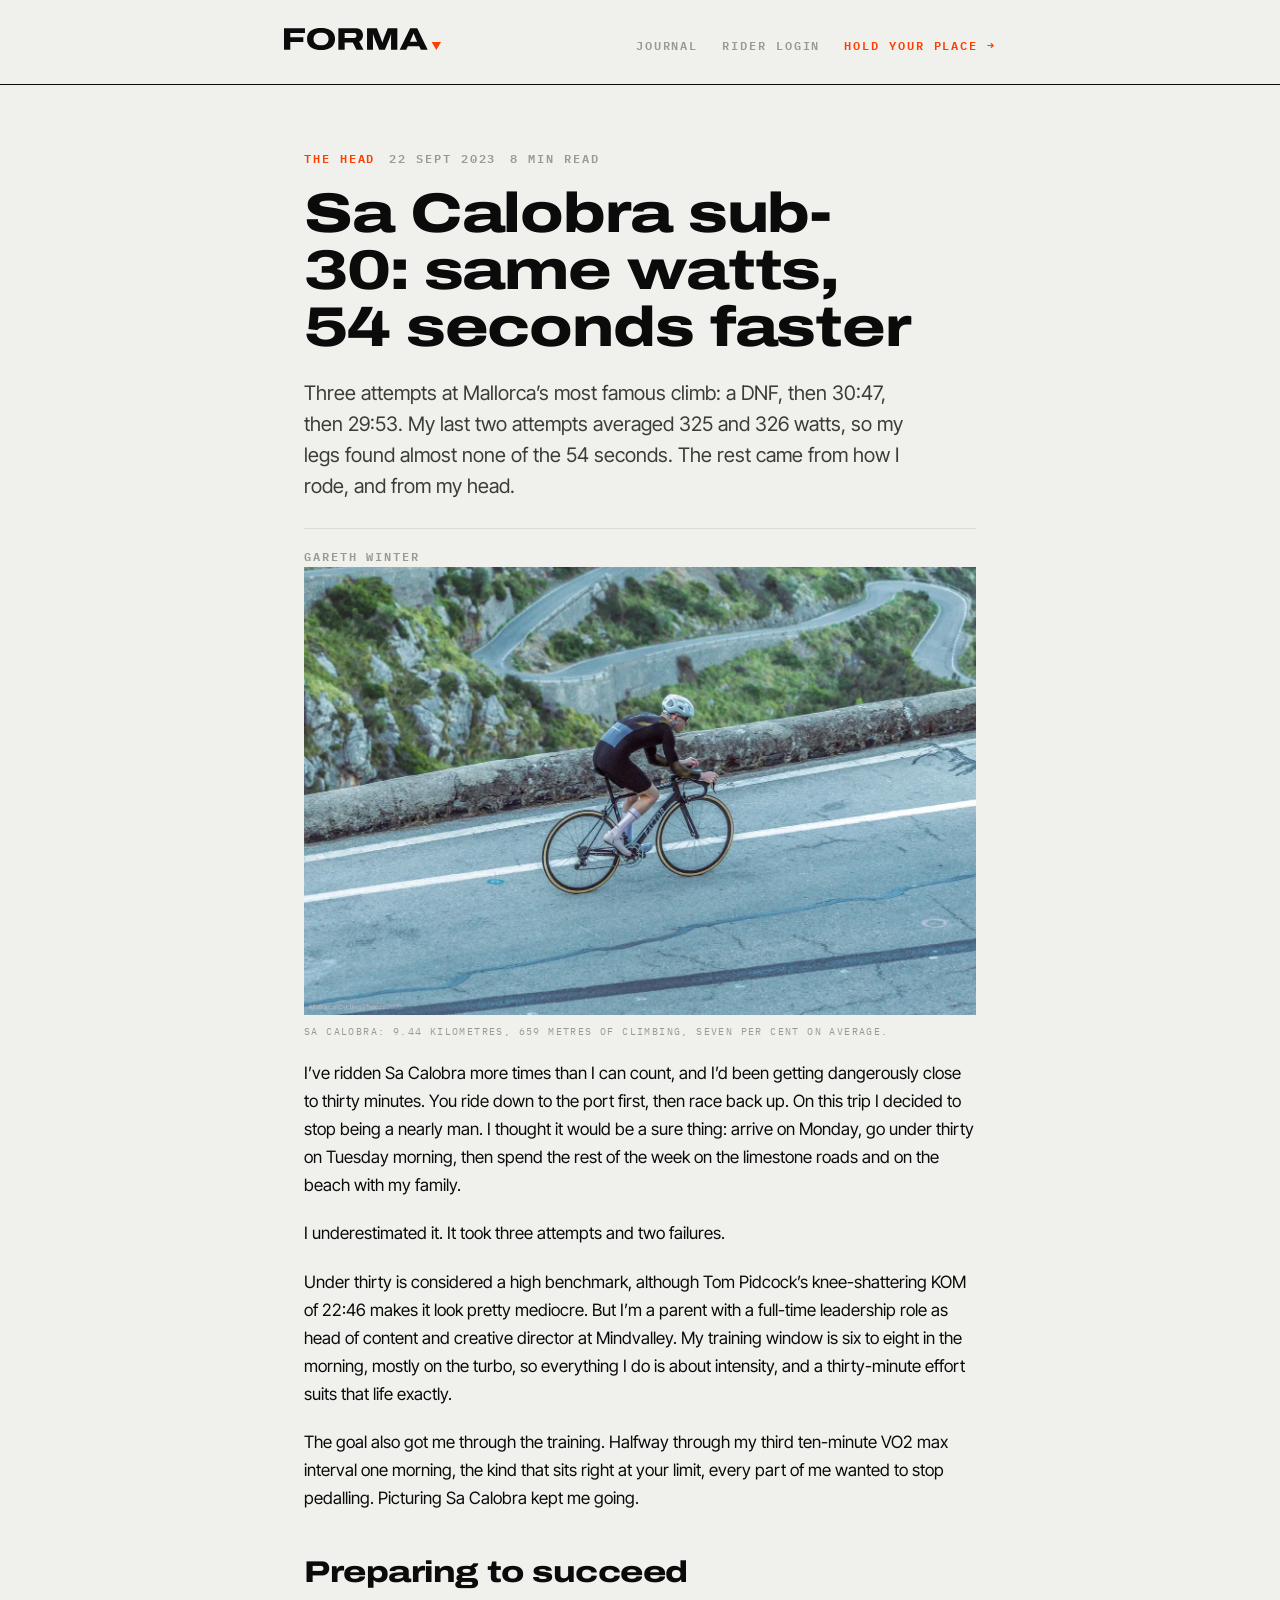
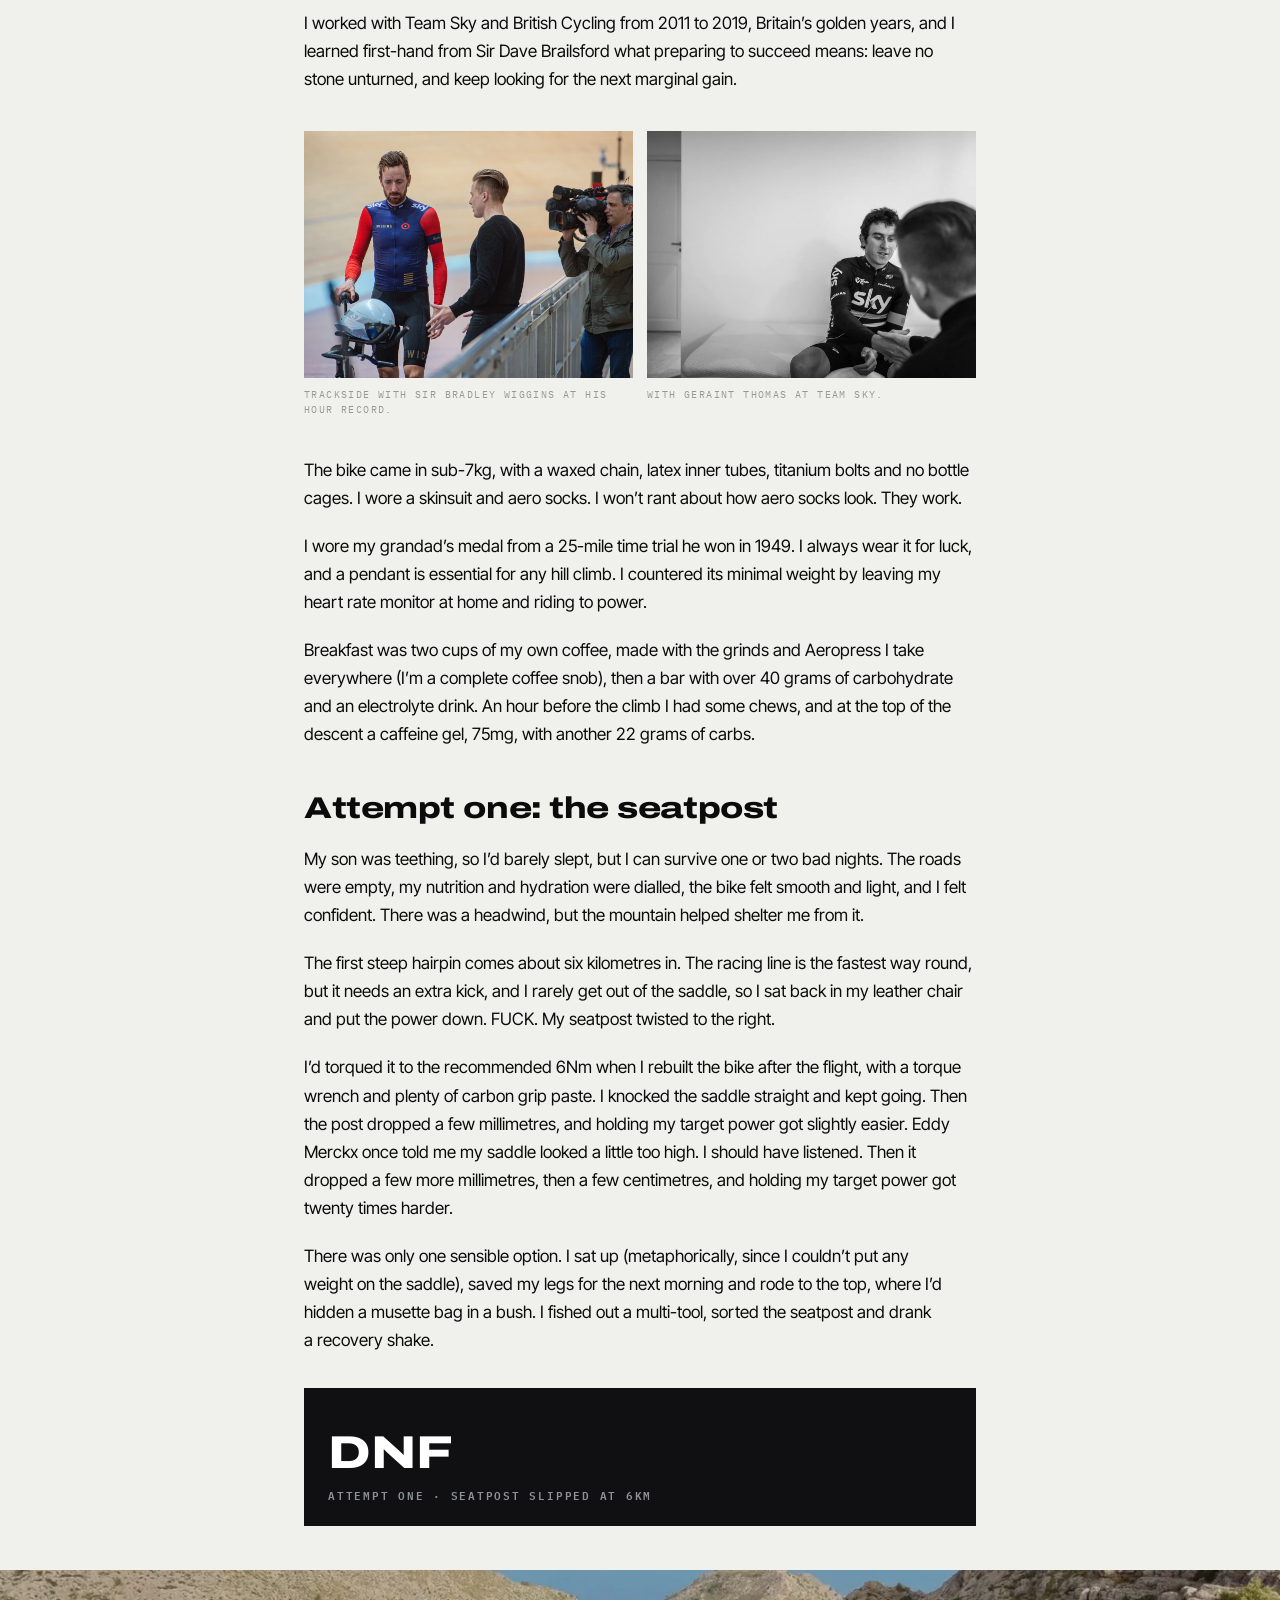
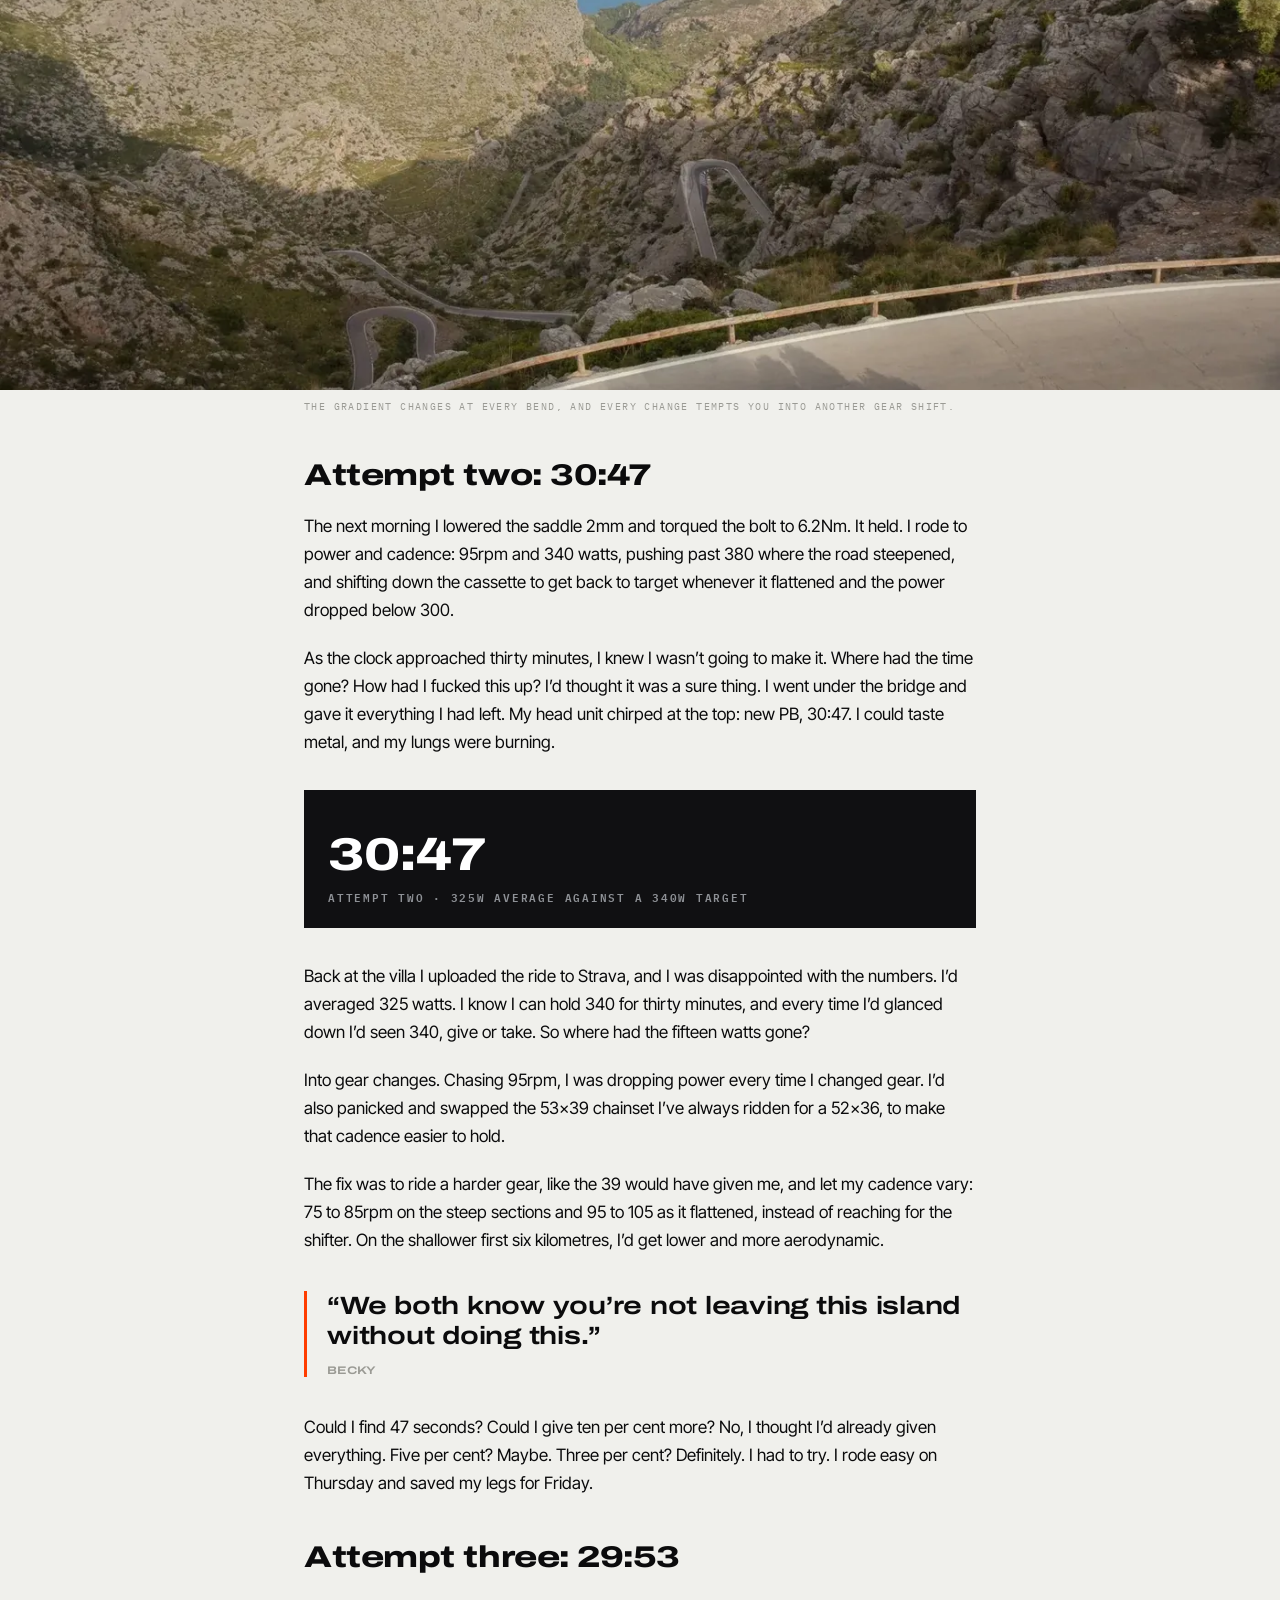
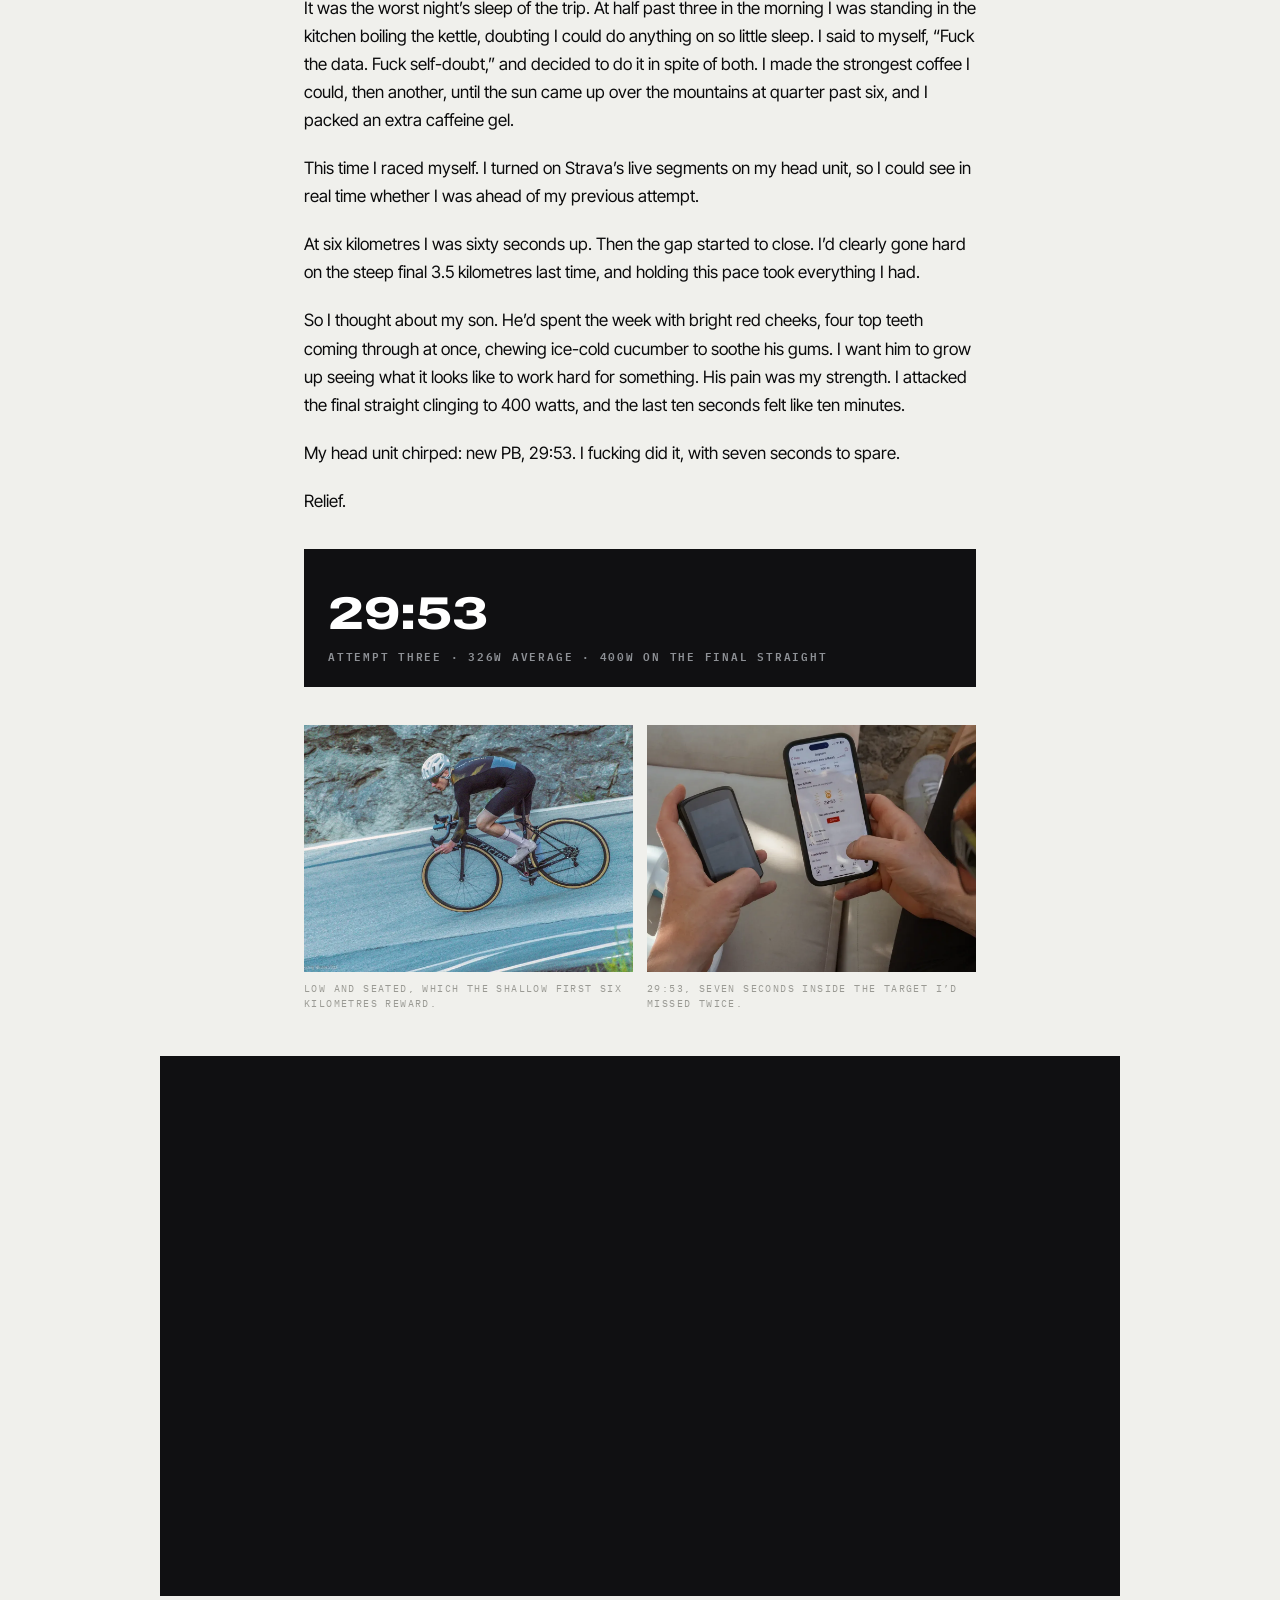
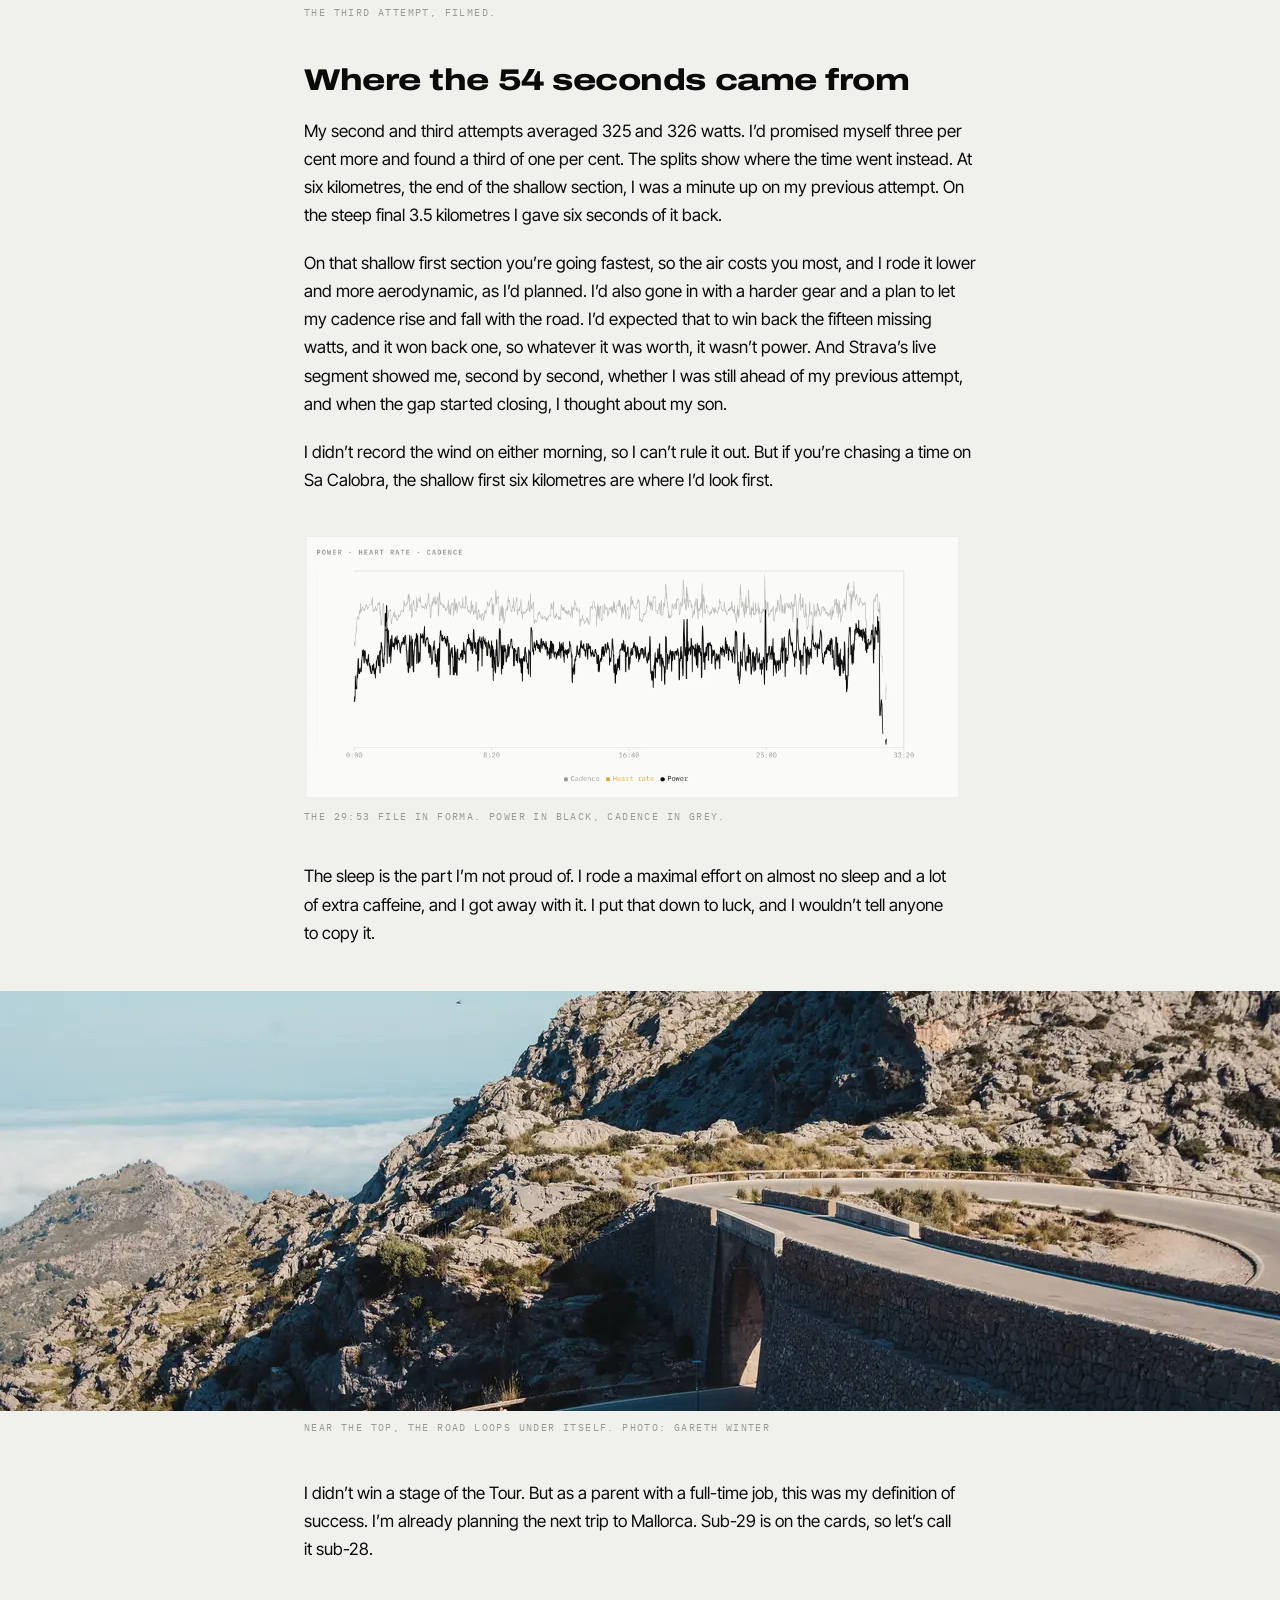
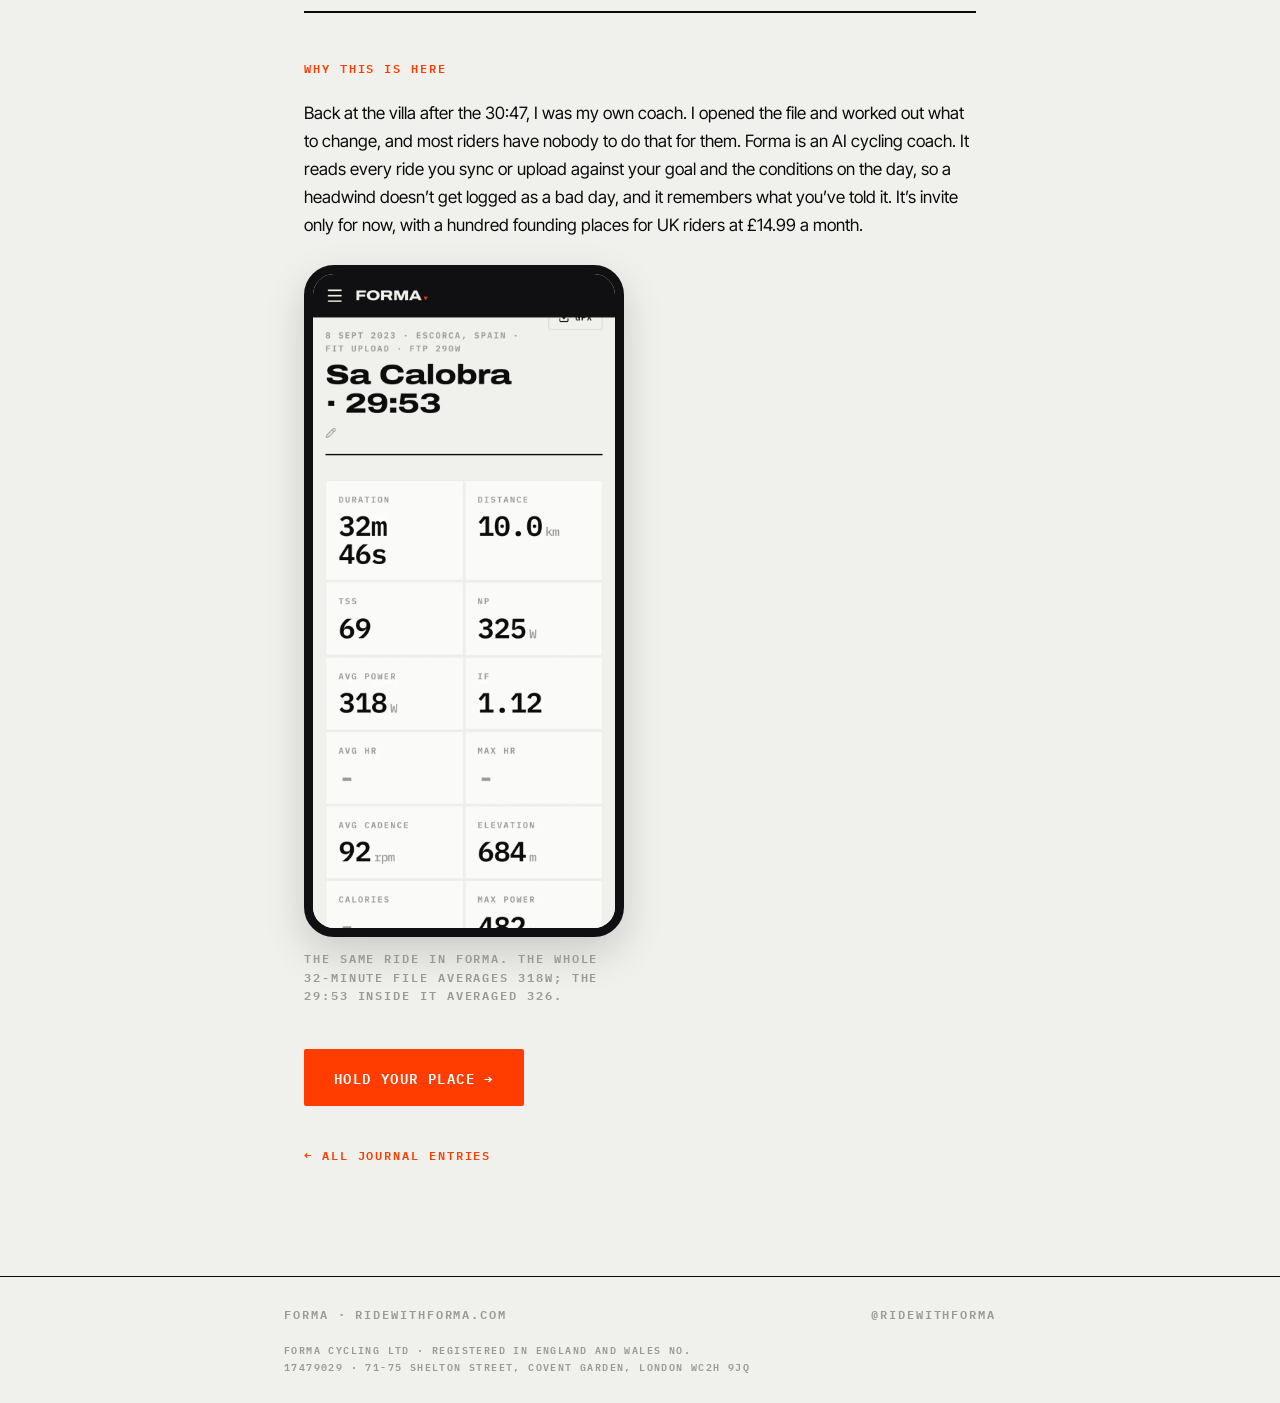
<file: journal/sa-calobra/index.html>
<!DOCTYPE html>
<html lang="en">
<head>
<meta charset="UTF-8">
<meta name="viewport" content="width=device-width, initial-scale=1.0">
<title>Sa Calobra sub-30: same watts, 54 seconds faster · FORMA Journal</title>
<link rel="icon" href="/favicon.svg" type="image/svg+xml">
<link rel="apple-touch-icon" href="/apple-touch-icon.png">
<meta name="description" content="Three attempts at Mallorca’s most famous climb. The last two averaged 325 and 326 watts, and finished 54 seconds apart. Where the time came from.">
<meta property="og:title" content="Sa Calobra sub-30: same watts, 54 seconds faster">
<meta property="og:description" content="Three attempts at Mallorca’s most famous climb. The last two averaged 325 and 326 watts, and finished 54 seconds apart. Where the time came from.">
<meta property="og:type" content="article">
<meta property="og:image" content="https://ridewithforma.com/journal/img/sc-hero.webp">
<meta property="og:url" content="https://ridewithforma.com/journal/sa-calobra/">
<meta name="twitter:card" content="summary_large_image">
<meta name="twitter:title" content="Sa Calobra sub-30: same watts, 54 seconds faster">
<meta name="twitter:description" content="Three attempts at Mallorca’s most famous climb. The last two averaged 325 and 326 watts, and finished 54 seconds apart. Where the time came from.">
<meta name="twitter:image" content="https://ridewithforma.com/journal/img/sc-hero.webp">
<link rel="preconnect" href="https://fonts.googleapis.com">
<link href="https://fonts.googleapis.com/css2?family=Archivo:wdth,wght@125,650..800&family=Inter+Tight:wght@400;500;600&family=IBM+Plex+Mono:wght@600&display=swap" rel="stylesheet">
<link rel="stylesheet" href="/journal/journal.css">
</head>
<body>

<header>
  <div class="wrap">
    <a href="/"><img class="lockup" src="/brand/lockup-ink.svg" alt="FORMA" height="22"></a>
    <span class="headright"><a class="kicker journallink" href="/journal/">Journal</a><a class="kicker riderlink" href="https://app.ridewithforma.com/login">Rider login</a><a class="kicker joinlink" href="/#waitlist"><span class="joinlong">Hold your place&nbsp;→</span><span class="joinshort">Hold your place&nbsp;→</span></a></span>
  </div>
</header>

<main>
<article>
  <div class="wrap">
    <div class="artmeta">
      <span class="kicker flamme">The head</span>
      <span class="kicker">22 Sept 2023</span>
      <span class="kicker">8 min read</span>
    </div>
    <h1>Sa Calobra sub-30: same watts, 54 seconds&nbsp;faster</h1>
    <p class="standfirst">Three attempts at Mallorca’s most famous climb: a DNF, then 30:47, then 29:53. My last two attempts averaged 325 and 326 watts, so my legs found almost none of the 54 seconds. The rest came from how I rode, and from my&nbsp;head.</p>
    <p class="byline kicker">Gareth Winter</p>
  </div>

  <div class="wrap body">

    <figure class="lead">
      <img src="/journal/img/sc-hero.webp" alt="Gareth Winter climbing Sa Calobra, with the road’s hairpins below him" loading="lazy" width="1400" height="933">
      <figcaption>Sa Calobra: 9.44 kilometres, 659 metres of climbing, seven per cent on&nbsp;average.</figcaption>
    </figure>

    <p>I’ve ridden Sa Calobra more times than I can count, and I’d been getting dangerously close to thirty minutes. You ride down to the port first, then race back up. On this trip I decided to stop being a nearly man. I thought it would be a sure thing: arrive on Monday, go under thirty on Tuesday morning, then spend the rest of the week on the limestone roads and on the beach with my&nbsp;family.</p>

    <p>I underestimated it. It took three attempts and two&nbsp;failures.</p>

    <p>Under thirty is considered a high benchmark, although Tom Pidcock’s knee-shattering KOM of 22:46 makes it look pretty mediocre. But I’m a parent with a full-time leadership role as head of content and creative director at Mindvalley. My training window is six to eight in the morning, mostly on the turbo, so everything I do is about intensity, and a thirty-minute effort suits that life&nbsp;exactly.</p>

    <p>The goal also got me through the training. Halfway through my third ten-minute VO2 max interval one morning, the kind that sits right at your limit, every part of me wanted to stop pedalling. Picturing Sa Calobra kept me&nbsp;going.</p>

    <h2>Preparing to succeed</h2>

    <p>I worked with Team Sky and British Cycling from 2011 to 2019, Britain’s golden years, and I learned first-hand from Sir Dave Brailsford what preparing to succeed means: leave no stone unturned, and keep looking for the next marginal&nbsp;gain.</p>

    <div class="duo">
    <figure>
      <img src="/journal/img/sc-wiggins-hour.webp" alt="Gareth Winter talking with Sir Bradley Wiggins trackside at his Hour Record, with a television camera filming" loading="lazy" decoding="async" width="1400" height="932">
      <figcaption>Trackside with Sir Bradley Wiggins at his Hour&nbsp;Record.</figcaption>
    </figure>
    <figure>
      <img src="/journal/img/sc-geraint-thomas.webp" alt="Gareth Winter with Geraint Thomas in Team Sky kit, black and white photograph" loading="lazy" decoding="async" width="1400" height="934">
      <figcaption>With Geraint Thomas at Team&nbsp;Sky.</figcaption>
    </figure>
    </div>

    <p>The bike came in sub-7kg, with a waxed chain, latex inner tubes, titanium bolts and no bottle cages. I wore a skinsuit and aero socks. I won’t rant about how aero socks look. They&nbsp;work.</p>

    <p>I wore my grandad’s medal from a 25-mile time trial he won in 1949. I always wear it for luck, and a pendant is essential for any hill climb. I countered its minimal weight by leaving my heart rate monitor at home and riding to&nbsp;power.</p>

    <p>Breakfast was two cups of my own coffee, made with the grinds and Aeropress I take everywhere (I’m a complete coffee snob), then a bar with over 40 grams of carbohydrate and an electrolyte drink. An hour before the climb I had some chews, and at the top of the descent a caffeine gel, 75mg, with another 22 grams of&nbsp;carbs.</p>

    <h2>Attempt one: the seatpost</h2>

    <p>My son was teething, so I’d barely slept, but I can survive one or two bad nights. The roads were empty, my nutrition and hydration were dialled, the bike felt smooth and light, and I felt confident. There was a headwind, but the mountain helped shelter me from&nbsp;it.</p>

    <p>The first steep hairpin comes about six kilometres in. The racing line is the fastest way round, but it needs an extra kick, and I rarely get out of the saddle, so I sat back in my leather chair and put the power down. FUCK. My seatpost twisted to the&nbsp;right.</p>

    <p>I’d torqued it to the recommended 6Nm when I rebuilt the bike after the flight, with a torque wrench and plenty of carbon grip paste. I knocked the saddle straight and kept going. Then the post dropped a few millimetres, and holding my target power got slightly easier. Eddy Merckx once told me my saddle looked a little too high. I should have listened. Then it dropped a few more millimetres, then a few centimetres, and holding my target power got twenty times&nbsp;harder.</p>

    <p>There was only one sensible option. I sat up (metaphorically, since I couldn’t put any weight on the saddle), saved my legs for the next morning and rode to the top, where I’d hidden a musette bag in a bush. I fished out a multi-tool, sorted the seatpost and drank a recovery&nbsp;shake.</p>

    <div class="stat">
      <p class="n">DNF</p>
      <p class="lab">Attempt one · seatpost slipped at 6km</p>
    </div>

    <figure class="band">
      <img src="/journal/img/sc-snake.webp" alt="The hairpins of Sa Calobra running down towards the sea" loading="lazy" width="1400" height="933">
      <figcaption>The gradient changes at every bend, and every change tempts you into another gear&nbsp;shift.</figcaption>
    </figure>

    <h2>Attempt two: 30:47</h2>

    <p>The next morning I lowered the saddle 2mm and torqued the bolt to 6.2Nm. It held. I rode to power and cadence: 95rpm and 340 watts, pushing past 380 where the road steepened, and shifting down the cassette to get back to target whenever it flattened and the power dropped below&nbsp;300.</p>

    <p>As the clock approached thirty minutes, I knew I wasn’t going to make it. Where had the time gone? How had I fucked this up? I’d thought it was a sure thing. I went under the bridge and gave it everything I had left. My head unit chirped at the top: new PB, 30:47. I could taste metal, and my lungs were&nbsp;burning.</p>

    <div class="stat">
      <p class="n">30:47</p>
      <p class="lab">Attempt two · 325W average against a 340W target</p>
    </div>

    <p>Back at the villa I uploaded the ride to Strava, and I was disappointed with the numbers. I’d averaged 325 watts. I know I can hold 340 for thirty minutes, and every time I’d glanced down I’d seen 340, give or take. So where had the fifteen watts&nbsp;gone?</p>

    <p>Into gear changes. Chasing 95rpm, I was dropping power every time I changed gear. I’d also panicked and swapped the 53x39 chainset I’ve always ridden for a 52x36, to make that cadence easier to&nbsp;hold.</p>

    <p>The fix was to ride a harder gear, like the 39 would have given me, and let my cadence vary: 75 to 85rpm on the steep sections and 95 to 105 as it flattened, instead of reaching for the shifter. On the shallower first six kilometres, I’d get lower and more&nbsp;aerodynamic.</p>

    <div class="pull">
      <p>“We both know you’re not leaving this island without doing&nbsp;this.”</p>
      <p class="kicker" style="margin-top:12px;font-size:11px">Becky</p>
    </div>

    <p>Could I find 47 seconds? Could I give ten per cent more? No, I thought I’d already given everything. Five per cent? Maybe. Three per cent? Definitely. I had to try. I rode easy on Thursday and saved my legs for&nbsp;Friday.</p>

    <h2>Attempt three: 29:53</h2>

    <p>It was the worst night’s sleep of the trip. At half past three in the morning I was standing in the kitchen boiling the kettle, doubting I could do anything on so little sleep. I said to myself, “Fuck the data. Fuck self-doubt,” and decided to do it in spite of both. I made the strongest coffee I could, then another, until the sun came up over the mountains at quarter past six, and I packed an extra caffeine&nbsp;gel.</p>

    <p>This time I raced myself. I turned on Strava’s live segments on my head unit, so I could see in real time whether I was ahead of my previous&nbsp;attempt.</p>

    <p>At six kilometres I was sixty seconds up. Then the gap started to close. I’d clearly gone hard on the steep final 3.5 kilometres last time, and holding this pace took everything I&nbsp;had.</p>

    <p>So I thought about my son. He’d spent the week with bright red cheeks, four top teeth coming through at once, chewing ice-cold cucumber to soothe his gums. I want him to grow up seeing what it looks like to work hard for something. His pain was my strength. I attacked the final straight clinging to 400 watts, and the last ten seconds felt like ten&nbsp;minutes.</p>

    <p>My head unit chirped: new PB, 29:53. I fucking did it, with seven seconds to&nbsp;spare.</p>

    <p>Relief.</p>

    <div class="stat">
      <p class="n">29:53</p>
      <p class="lab">Attempt three · 326W average · 400W on the final straight</p>
    </div>

    <div class="duo">
    <figure>
      <img src="/journal/img/sc-riding.webp" alt="Gareth Winter seated and low on the bike, climbing Sa Calobra" loading="lazy" width="1400" height="933">
      <figcaption>Low and seated, which the shallow first six kilometres&nbsp;reward.</figcaption>
    </figure>
    <figure>
      <img src="/journal/img/sc-victory.webp" alt="The 29:53 result on a head unit and on Strava" loading="lazy" width="1400" height="933">
      <figcaption>29:53, seven seconds inside the target I’d missed&nbsp;twice.</figcaption>
    </figure>
    </div>

    <figure class="vid">
      <div class="frame">
        <iframe src="https://www.youtube-nocookie.com/embed/sK8gyizTmGc?rel=0"
          title="Sa Calobra sub-30: the third attempt" loading="lazy" allowfullscreen
          allow="accelerometer; autoplay; clipboard-write; encrypted-media; gyroscope; picture-in-picture; web-share"
          referrerpolicy="strict-origin-when-cross-origin"></iframe>
      </div>
      <figcaption>The third attempt,&nbsp;filmed.</figcaption>
    </figure>

    <h2>Where the 54 seconds came from</h2>

    <p>My second and third attempts averaged 325 and 326 watts. I’d promised myself three per cent more and found a third of one per cent. The splits show where the time went&nbsp;instead. At six kilometres, the end of the shallow section, I was a minute up on my previous attempt. On the steep final 3.5 kilometres I gave six seconds of it&nbsp;back.</p>

    <p>On that shallow first section you’re going fastest, so the air costs you most, and I rode it lower and more aerodynamic, as I’d planned. I’d also gone in with a harder gear and a plan to let my cadence rise and fall with the road. I’d expected that to win back the fifteen missing watts, and it won back one, so whatever it was worth, it wasn’t power. And Strava’s live segment showed me, second by second, whether I was still ahead of my previous attempt, and when the gap started closing, I thought about my&nbsp;son.</p>

    <p>I didn’t record the wind on either morning, so I can’t rule it out. But if you’re chasing a time on Sa Calobra, the shallow first six kilometres are where I’d look&nbsp;first.</p>

    <figure>
      <img src="/journal/img/sc-forma-trace.webp" alt="Power and cadence trace of the 29:53 ride, imported into Forma" loading="lazy" decoding="async" width="2142" height="855">
      <figcaption>The 29:53 file in Forma. Power in black, cadence in&nbsp;grey.</figcaption>
    </figure>

    <p>The sleep is the part I’m not proud of. I rode a maximal effort on almost no sleep and a lot of extra caffeine, and I got away with it. I put that down to luck, and I wouldn’t tell anyone to copy&nbsp;it.</p>

    <figure class="band">
      <img src="/journal/img/sc-knot.webp" alt="Sa Calobra’s road looping under itself beneath a rocky peak" loading="lazy" width="1280" height="853">
      <figcaption>Near the top, the road loops under itself. Photo: Gareth&nbsp;Winter</figcaption>
    </figure>

    <p>I didn’t win a stage of the Tour. But as a parent with a full-time job, this was my definition of success. I’m already planning the next trip to Mallorca. Sub-29 is on the cards, so let’s call it&nbsp;sub-28.</p>

    <div class="endnote">
      <p class="kicker flamme">Why this is here</p>
      <p>Back at the villa after the 30:47, I was my own coach. I opened the file and worked out what to change, and most riders have nobody to do that for them. Forma is an AI cycling coach. It reads every ride you sync or upload against your goal and the conditions on the day, so a headwind doesn’t get logged as a bad day, and it remembers what you’ve told it. It’s invite only for now, with a hundred founding places for UK riders at £14.99 a&nbsp;month.</p>
      <figure style="margin:26px 0 0;max-width:320px">
        <img src="/img/m-ride.webp" alt="The 29:53 ride inside Forma, with power, intensity and training stress" loading="lazy" decoding="async" style="width:100%;height:auto;display:block;border:9px solid var(--carbon);border-radius:30px;box-shadow:0 16px 40px rgba(11,11,12,.16)" width="860" height="1862">
        <figcaption class="kicker" style="margin-top:12px;color:var(--slate)">The same ride in Forma. The whole 32-minute file averages 318W; the 29:53 inside it averaged&nbsp;326.</figcaption>
      </figure>
      <p style="margin-top:26px"><a class="cta" href="/#waitlist">Hold your&nbsp;place&nbsp;→</a></p>
    </div>

    <a class="backlink kicker" href="/journal/">← All journal entries</a>
  </div>
</article>
</main>

<footer>
  <div class="wrap">
    <span class="kicker">FORMA · RIDEWITHFORMA.COM</span>
    <span class="kicker"><a href="https://instagram.com/ridewithforma">@RIDEWITHFORMA</a></span>
    <p class="kicker legal">FORMA CYCLING LTD &middot; Registered in England and Wales No. 17479029 &middot; 71-75 Shelton Street, Covent Garden, London WC2H 9JQ</p>
  </div>
</footer>

</body>
</html>
</file>
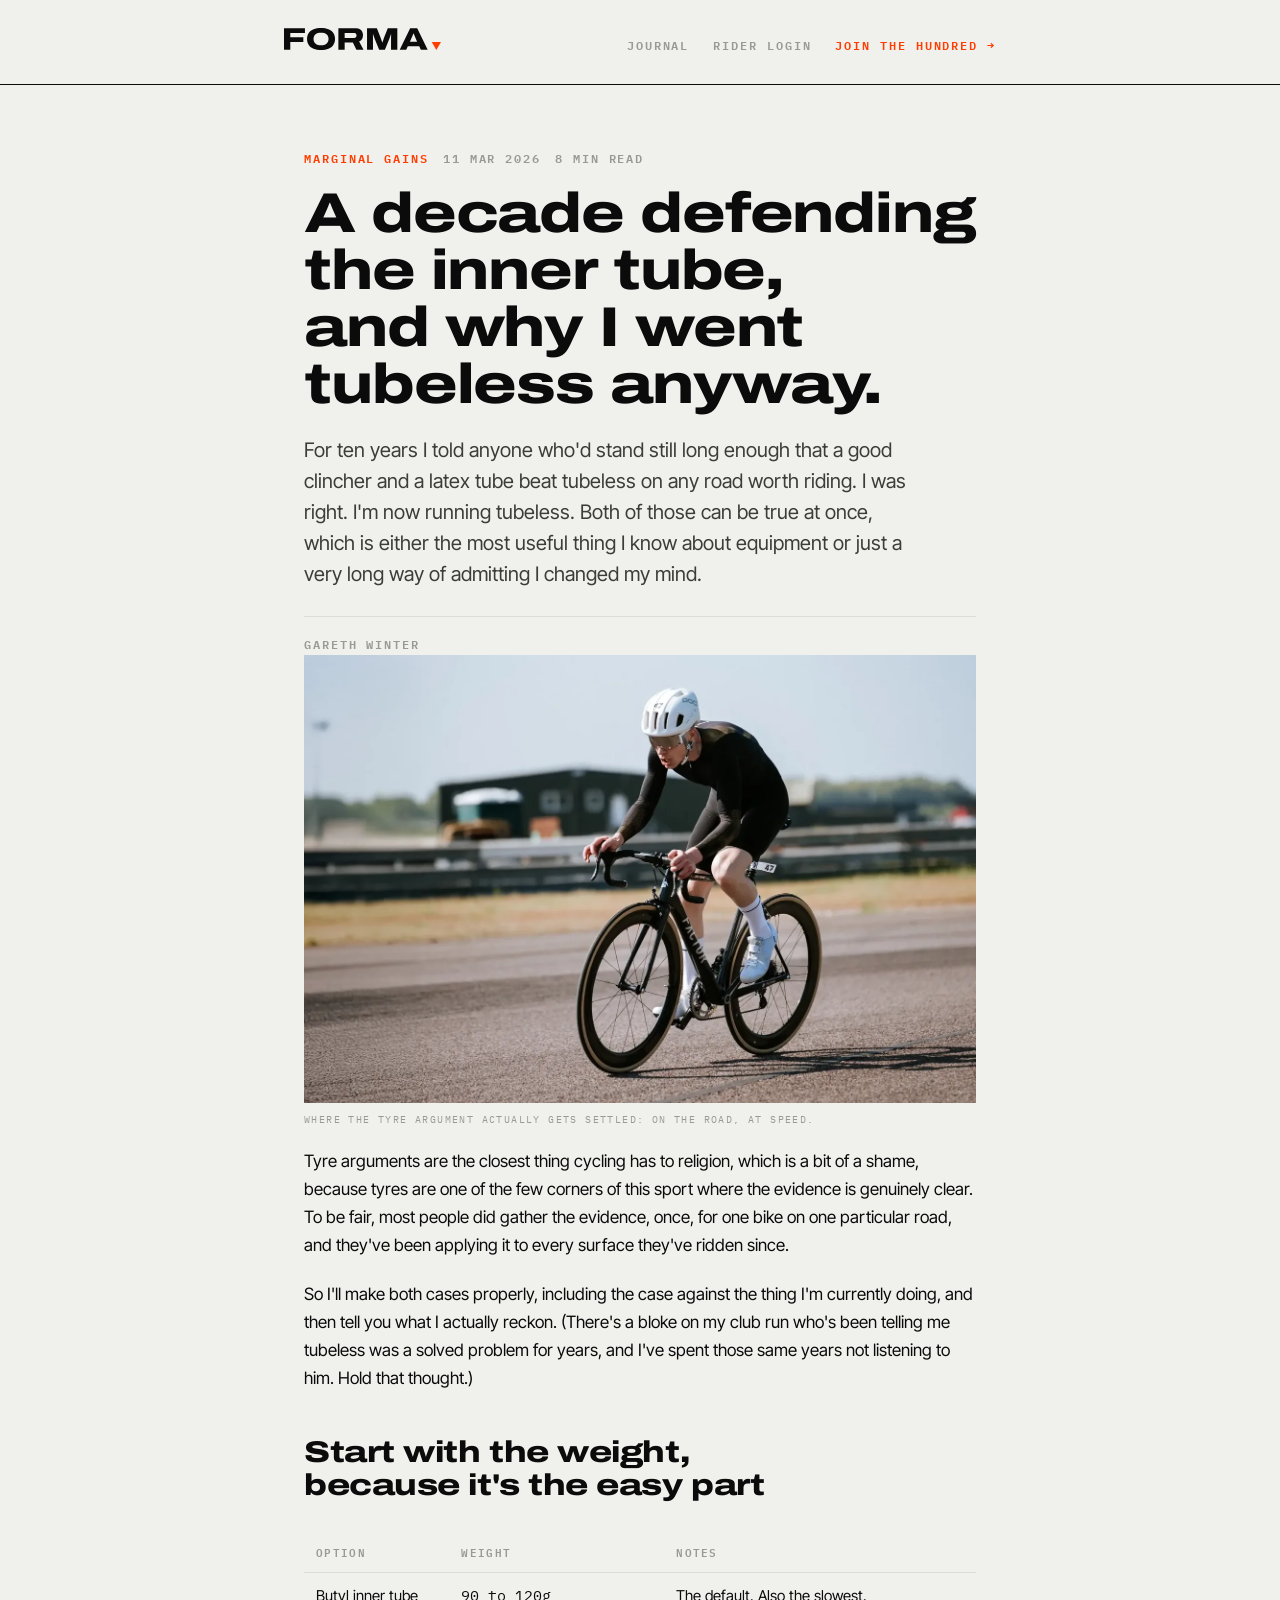
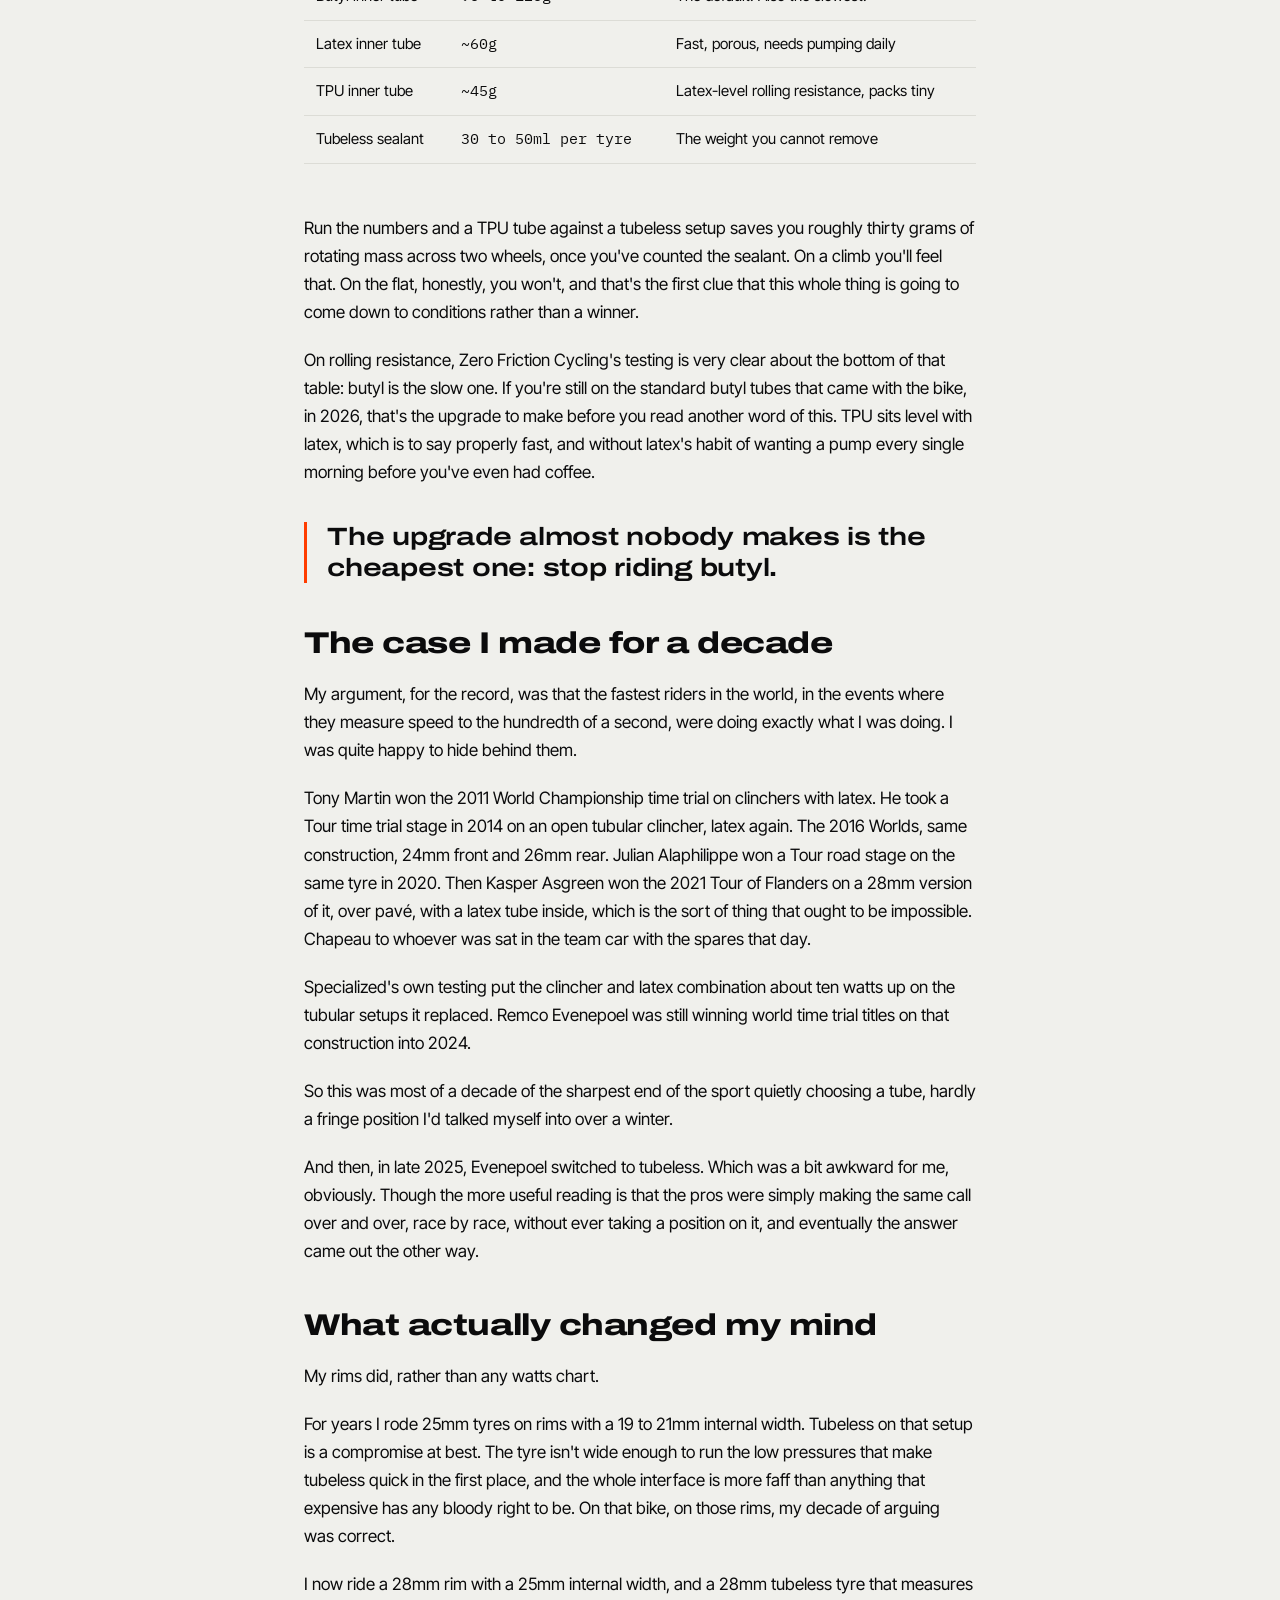
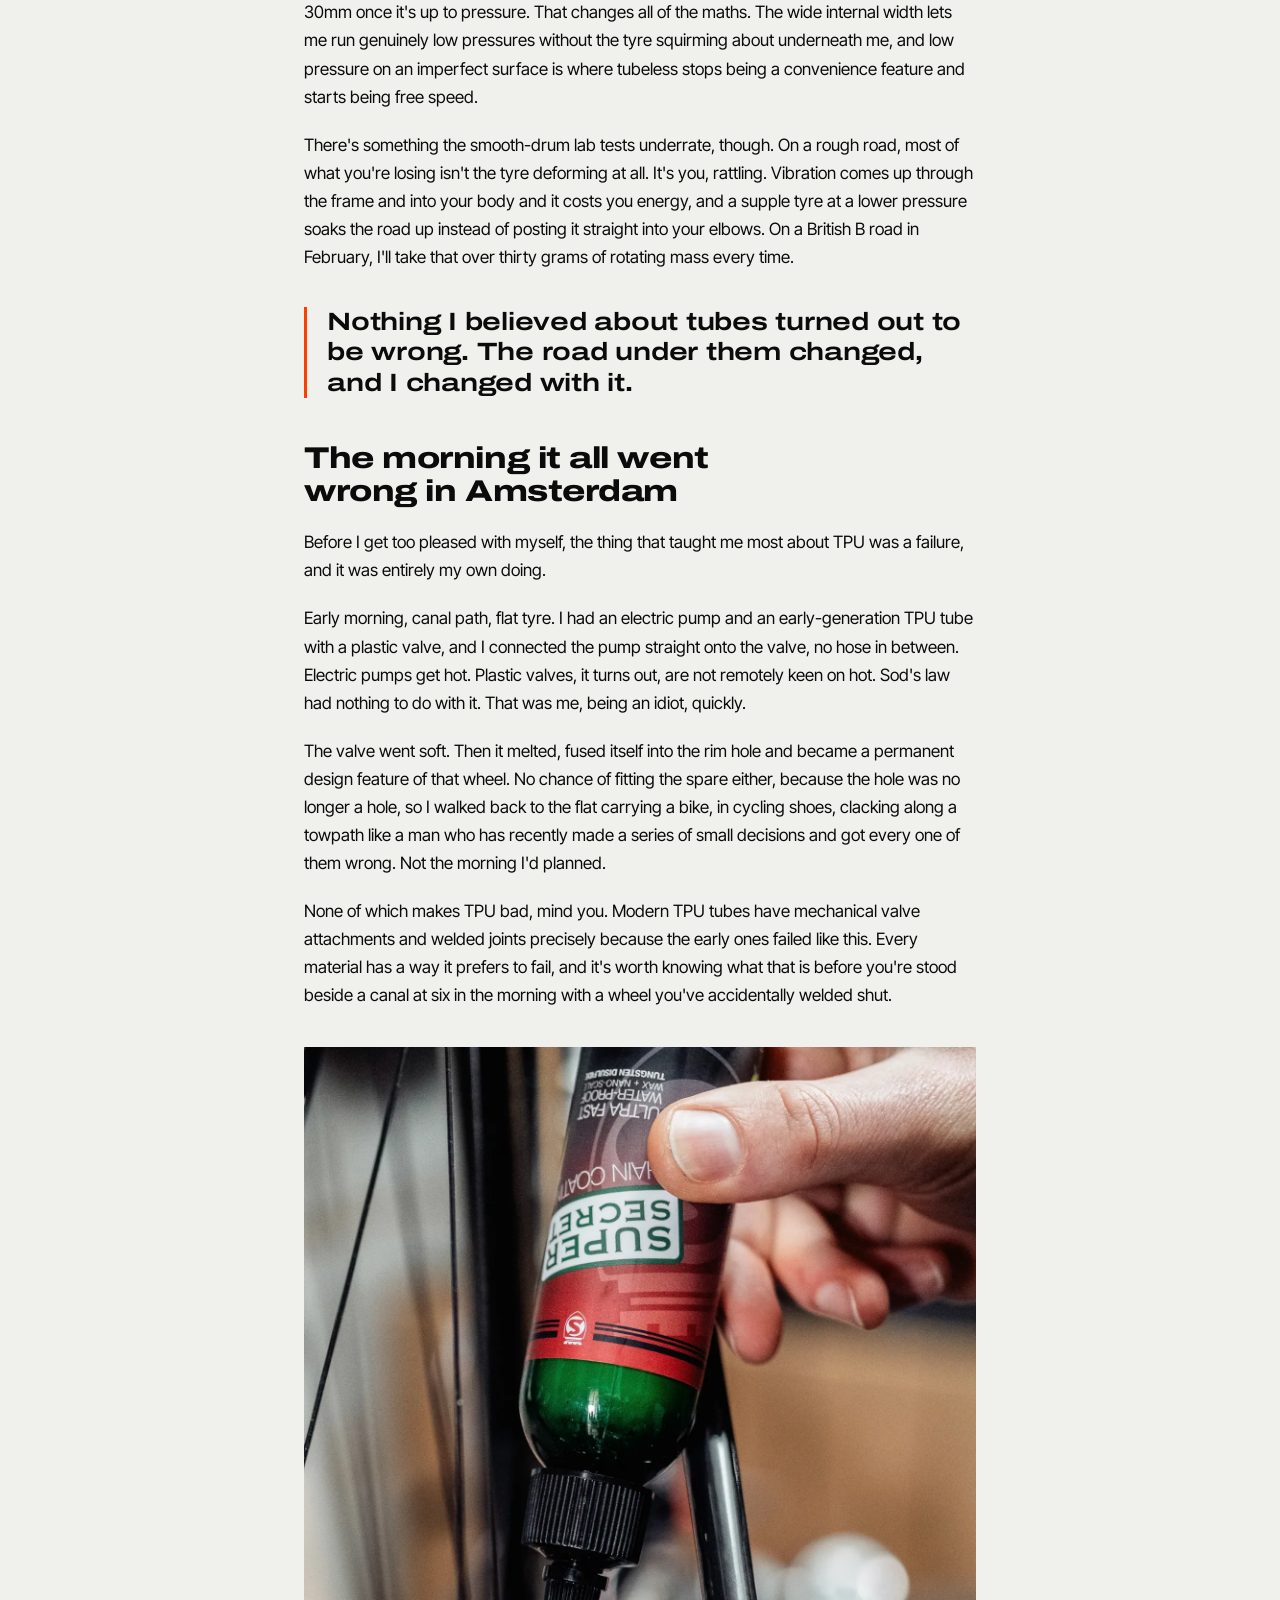
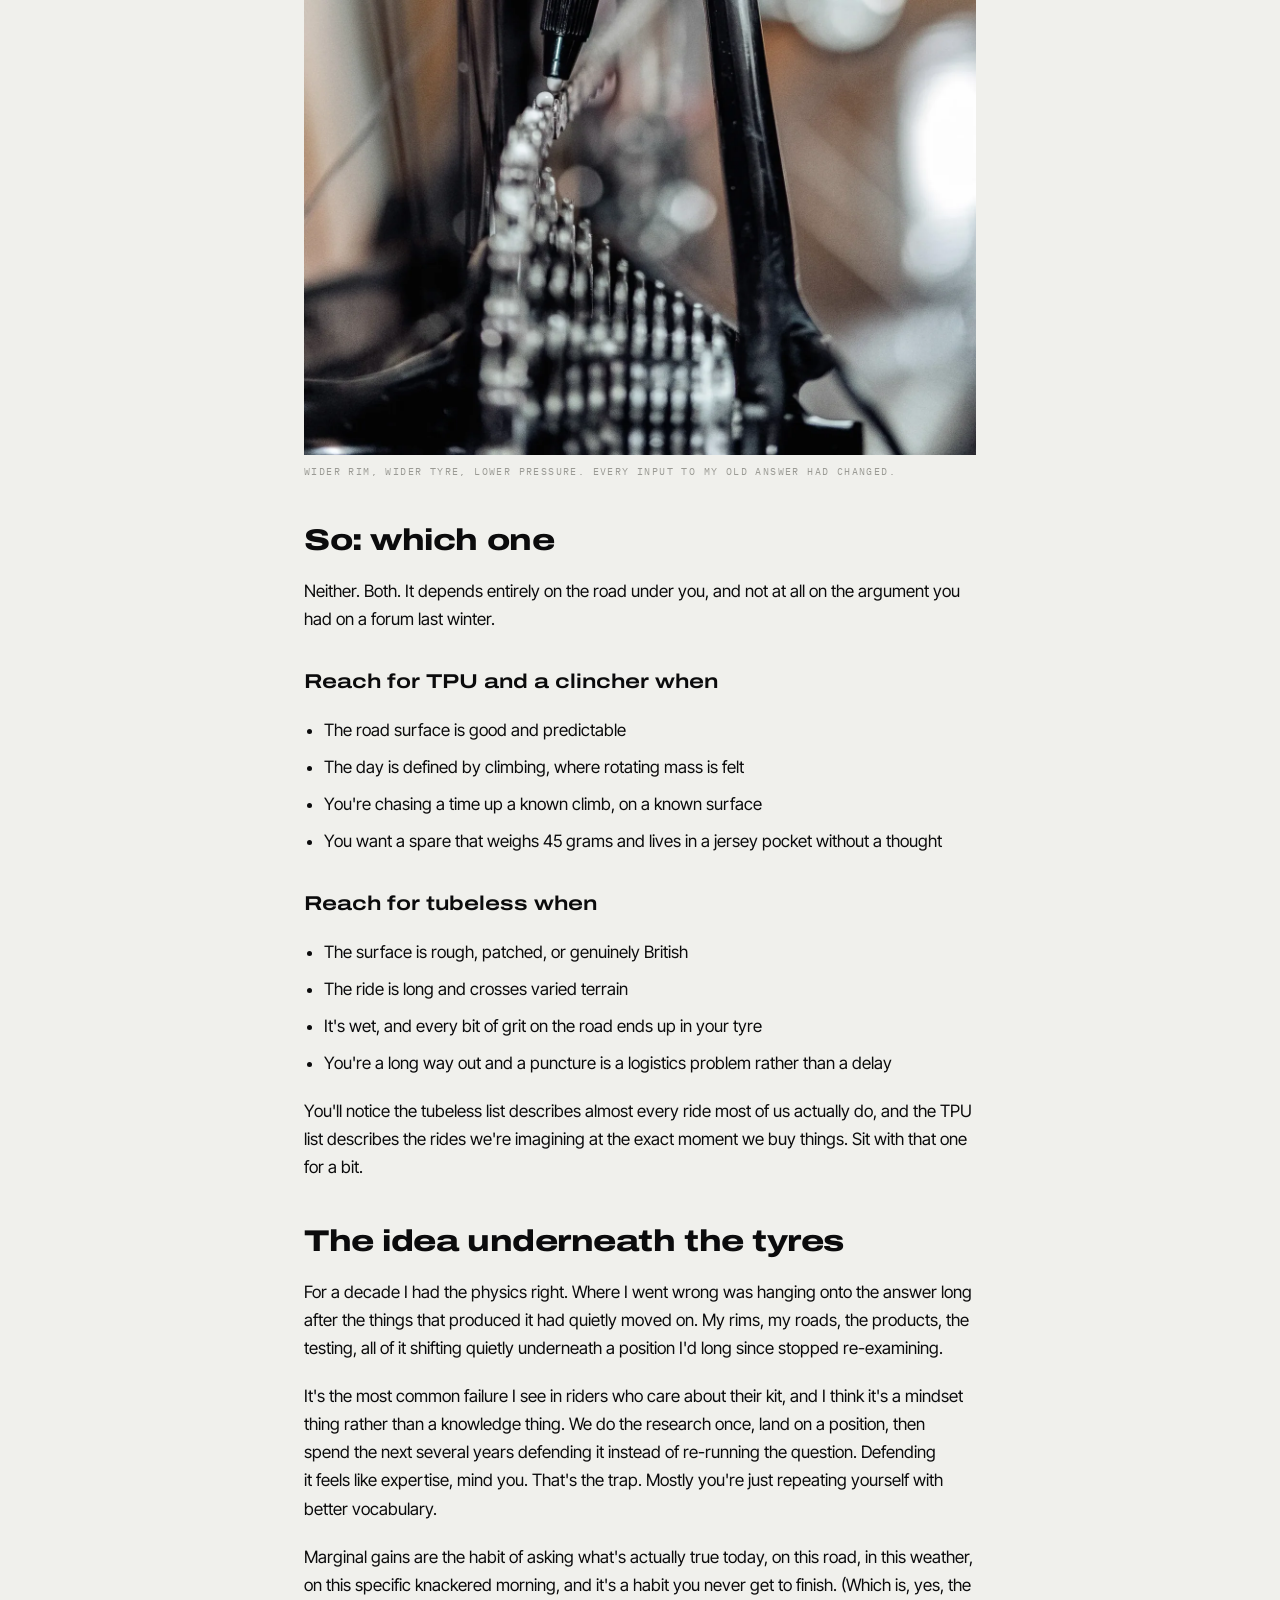
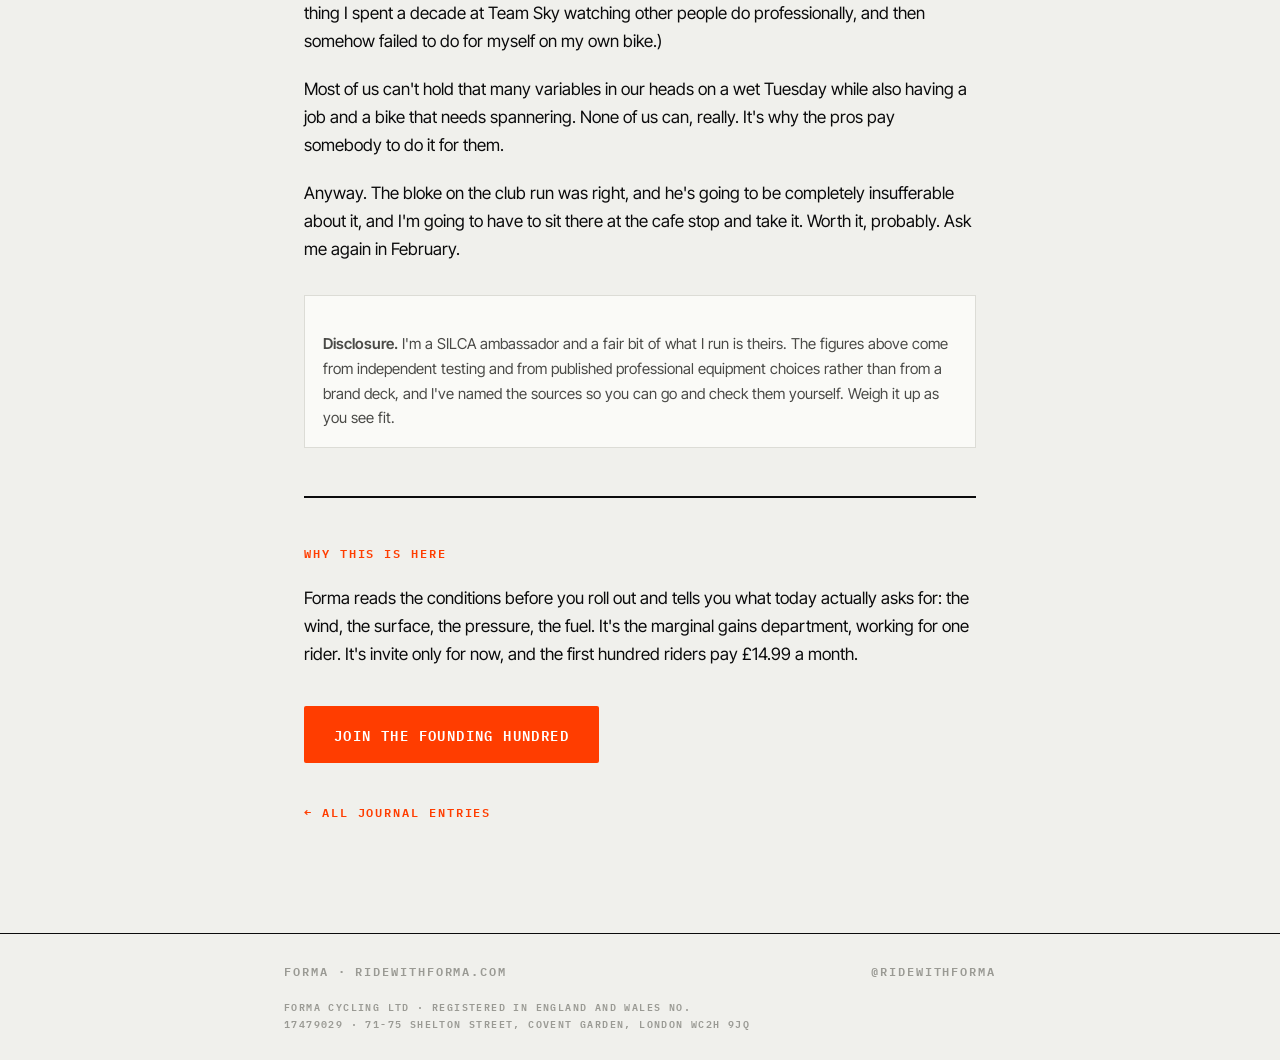
<file: journal/tubes-and-tubeless/index.html>
<!DOCTYPE html>
<html lang="en">
<head>
<meta charset="UTF-8">
<meta name="viewport" content="width=device-width, initial-scale=1.0">
<title>A decade defending the inner tube, and why I went tubeless anyway · FORMA Journal</title>
<link rel="icon" href="/favicon.svg" type="image/svg+xml">
<link rel="apple-touch-icon" href="/apple-touch-icon.png">
<meta name="description" content="TPU tubes or tubeless is the wrong question. The right one is what road you're actually riding on, and the answer changes by the day.">
<meta property="og:title" content="A decade defending the inner tube, and why I went tubeless anyway">
<meta property="og:description" content="TPU or tubeless is the wrong question. Here's the right one.">
<meta property="og:type" content="article">
<meta property="og:image" content="https://ridewithforma.com/journal/img/tp-1.webp">
<meta property="og:url" content="https://ridewithforma.com/journal/tubes-and-tubeless/">
<meta name="twitter:card" content="summary_large_image">
<meta name="twitter:title" content="A decade defending the inner tube, and why I went tubeless anyway">
<meta name="twitter:description" content="TPU or tubeless is the wrong question. Here's the right one.">
<meta name="twitter:image" content="https://ridewithforma.com/journal/img/tp-1.webp">
<link rel="preconnect" href="https://fonts.googleapis.com">
<link href="https://fonts.googleapis.com/css2?family=Archivo:wdth,wght@125,650..800&family=Inter+Tight:wght@400;500;600&family=IBM+Plex+Mono:wght@600&display=swap" rel="stylesheet">
<link rel="stylesheet" href="/journal/journal.css">
</head>
<body>

<header>
  <div class="wrap">
    <a href="/"><img class="lockup" src="/brand/lockup-ink.svg" alt="FORMA" height="22"></a>
    <span class="headright"><a class="kicker journallink" href="/journal/">Journal</a><a class="kicker riderlink" href="https://app.ridewithforma.com/login">Rider login</a><a class="kicker joinlink" href="/#waitlist"><span class="joinlong">Join the hundred&nbsp;→</span><span class="joinshort">Join&nbsp;→</span></a></span>
  </div>
</header>

<main>
<article>
  <div class="wrap">
    <div class="artmeta">
      <span class="kicker flamme">Marginal gains</span>
      <span class="kicker">11 Mar 2026</span>
      <span class="kicker">8 min read</span>
    </div>
    <h1>A decade defending the inner tube, and why I went tubeless anyway.</h1>
    <p class="standfirst">For ten years I told anyone who'd stand still long enough that a good clincher and a latex tube beat tubeless on any road worth riding. I was right. I'm now running tubeless. Both of those can be true at once, which is either the most useful thing I know about equipment or just a very long way of admitting I changed my mind.</p>
    <p class="byline kicker">Gareth Winter</p>
  </div>

  <div class="wrap body">

    <figure class="lead">
      <img src="/journal/img/tp-1.webp" alt="Gareth Winter riding a time trial" loading="lazy" width="1400" height="933">
      <figcaption>Where the tyre argument actually gets settled: on the road, at speed.</figcaption>
    </figure>
    <p>Tyre arguments are the closest thing cycling has to religion, which is a bit of a shame, because tyres are one of the few corners of this sport where the evidence is genuinely clear. To be fair, most people did gather the evidence, once, for one bike on one particular road, and they've been applying it to every surface they've ridden since.</p>

    <p>So I'll make both cases properly, including the case against the thing I'm currently doing, and then tell you what I actually reckon. (There's a bloke on my club run who's been telling me tubeless was a solved problem for years, and I've spent those same years not listening to him. Hold that thought.)</p>

    <h2>Start with the weight, because it's the easy part</h2>

    <div class="scroller">
    <table>
      <thead><tr><th>Option</th><th>Weight</th><th>Notes</th></tr></thead>
      <tbody>
        <tr><td>Butyl inner tube</td><td class="num">90 to 120g</td><td>The default. Also the slowest.</td></tr>
        <tr><td>Latex inner tube</td><td class="num">~60g</td><td>Fast, porous, needs pumping daily</td></tr>
        <tr><td>TPU inner tube</td><td class="num">~45g</td><td>Latex-level rolling resistance, packs tiny</td></tr>
        <tr><td>Tubeless sealant</td><td class="num">30 to 50ml per tyre</td><td>The weight you cannot remove</td></tr>
      </tbody>
    </table>
    </div>

    <p>Run the numbers and a TPU tube against a tubeless setup saves you roughly thirty grams of rotating mass across two wheels, once you've counted the sealant. On a climb you'll feel that. On the flat, honestly, you won't, and that's the first clue that this whole thing is going to come down to conditions rather than a winner.</p>

    <p>On rolling resistance, Zero Friction Cycling's testing is very clear about the bottom of that table: butyl is the slow one. If you're still on the standard butyl tubes that came with the bike, in 2026, that's the upgrade to make before you read another word of this. TPU sits level with latex, which is to say properly fast, and without latex's habit of wanting a pump every single morning before you've even had coffee.</p>

    <div class="pull">
      <p>The upgrade almost nobody makes is the cheapest one: stop riding butyl.</p>
    </div>

    <h2>The case I made for a decade</h2>

    <p>My argument, for the record, was that the fastest riders in the world, in the events where they measure speed to the hundredth of a second, were doing exactly what I was doing. I was quite happy to hide behind them.</p>

    <p>Tony Martin won the 2011 World Championship time trial on clinchers with latex. He took a Tour time trial stage in 2014 on an open tubular clincher, latex again. The 2016 Worlds, same construction, 24mm front and 26mm rear. Julian Alaphilippe won a Tour road stage on the same tyre in 2020. Then Kasper Asgreen won the 2021 Tour of Flanders on a 28mm version of it, over pavé, with a latex tube inside, which is the sort of thing that ought to be impossible. Chapeau to whoever was sat in the team car with the spares that day.</p>

    <p>Specialized's own testing put the clincher and latex combination about ten watts up on the tubular setups it replaced. Remco Evenepoel was still winning world time trial titles on that construction into 2024.</p>

    <p>So this was most of a decade of the sharpest end of the sport quietly choosing a tube, hardly a fringe position I'd talked myself into over a winter.</p>

    <p>And then, in late 2025, Evenepoel switched to tubeless. Which was a bit awkward for me, obviously. Though the more useful reading is that the pros were simply making the same call over and over, race by race, without ever taking a position on it, and eventually the answer came out the other way.</p>

    <h2>What actually changed my mind</h2>

    <p>My rims did, rather than any watts chart.</p>

    <p>For years I rode 25mm tyres on rims with a 19 to 21mm internal width. Tubeless on that setup is a compromise at best. The tyre isn't wide enough to run the low pressures that make tubeless quick in the first place, and the whole interface is more faff than anything that expensive has any bloody right to be. On that bike, on those rims, my decade of arguing was correct.</p>

    <p>I now ride a 28mm rim with a 25mm internal width, and a 28mm tubeless tyre that measures 30mm once it's up to pressure. That changes all of the maths. The wide internal width lets me run genuinely low pressures without the tyre squirming about underneath me, and low pressure on an imperfect surface is where tubeless stops being a convenience feature and starts being free speed.</p>

    <p>There's something the smooth-drum lab tests underrate, though. On a rough road, most of what you're losing isn't the tyre deforming at all. It's you, rattling. Vibration comes up through the frame and into your body and it costs you energy, and a supple tyre at a lower pressure soaks the road up instead of posting it straight into your elbows. On a British B road in February, I'll take that over thirty grams of rotating mass every time.</p>

    <div class="pull">
      <p>Nothing I believed about tubes turned out to be wrong. The road under them changed, and I changed with it.</p>
    </div>

    <h2>The morning it all went wrong in Amsterdam</h2>

    <p>Before I get too pleased with myself, the thing that taught me most about TPU was a failure, and it was entirely my own doing.</p>

    <p>Early morning, canal path, flat tyre. I had an electric pump and an early-generation TPU tube with a plastic valve, and I connected the pump straight onto the valve, no hose in between. Electric pumps get hot. Plastic valves, it turns out, are not remotely keen on hot. Sod's law had nothing to do with it. That was me, being an idiot, quickly.</p>

    <p>The valve went soft. Then it melted, fused itself into the rim hole and became a permanent design feature of that wheel. No chance of fitting the spare either, because the hole was no longer a hole, so I walked back to the flat carrying a bike, in cycling shoes, clacking along a towpath like a man who has recently made a series of small decisions and got every one of them wrong. Not the morning I'd planned.</p>

    <p>None of which makes TPU bad, mind you. Modern TPU tubes have mechanical valve attachments and welded joints precisely because the early ones failed like this. Every material has a way it prefers to fail, and it's worth knowing what that is before you're stood beside a canal at six in the morning with a wheel you've accidentally welded shut.</p>


    <figure>
      <img src="/journal/img/tp-2.webp" alt="Detail of bike and wheels" loading="lazy" width="1400" height="2100">
      <figcaption>Wider rim, wider tyre, lower pressure. Every input to my old answer had changed.</figcaption>
    </figure>
    <h2>So: which one</h2>

    <p>Neither. Both. It depends entirely on the road under you, and not at all on the argument you had on a forum last winter.</p>

    <h3>Reach for TPU and a clincher when</h3>
    <ul>
      <li>The road surface is good and predictable</li>
      <li>The day is defined by climbing, where rotating mass is felt</li>
      <li>You're chasing a time up a known climb, on a known surface</li>
      <li>You want a spare that weighs 45 grams and lives in a jersey pocket without a thought</li>
    </ul>

    <h3>Reach for tubeless when</h3>
    <ul>
      <li>The surface is rough, patched, or genuinely British</li>
      <li>The ride is long and crosses varied terrain</li>
      <li>It's wet, and every bit of grit on the road ends up in your tyre</li>
      <li>You're a long way out and a puncture is a logistics problem rather than a delay</li>
    </ul>

    <p>You'll notice the tubeless list describes almost every ride most of us actually do, and the TPU list describes the rides we're imagining at the exact moment we buy things. Sit with that one for a bit.</p>

    <h2>The idea underneath the tyres</h2>

    <p>For a decade I had the physics right. Where I went wrong was hanging onto the answer long after the things that produced it had quietly moved on. My rims, my roads, the products, the testing, all of it shifting quietly underneath a position I'd long since stopped re-examining.</p>

    <p>It's the most common failure I see in riders who care about their kit, and I think it's a mindset thing rather than a knowledge thing. We do the research once, land on a position, then spend the next several years defending it instead of re-running the question. Defending it feels like expertise, mind you. That's the trap. Mostly you're just repeating yourself with better vocabulary.</p>

    <p>Marginal gains are the habit of asking what's actually true today, on this road, in this weather, on this specific knackered morning, and it's a habit you never get to finish. (Which is, yes, the thing I spent a decade at Team Sky watching other people do professionally, and then somehow failed to do for myself on my own bike.)</p>

    <p>Most of us can't hold that many variables in our heads on a wet Tuesday while also having a job and a bike that needs spannering. None of us can, really. It's why the pros pay somebody to do it for them.</p>

    <p>Anyway. The bloke on the club run was right, and he's going to be completely insufferable about it, and I'm going to have to sit there at the cafe stop and take it. Worth it, probably. Ask me again in February.</p>

    <div class="note">
      <p><strong>Disclosure.</strong> I'm a SILCA ambassador and a fair bit of what I run is theirs. The figures above come from independent testing and from published professional equipment choices rather than from a brand deck, and I've named the sources so you can go and check them yourself. Weigh it up as you see fit.</p>
    </div>

    <div class="endnote">
      <p class="kicker flamme">Why this is here</p>
      <p>Forma reads the conditions before you roll out and tells you what today actually asks for: the wind, the surface, the pressure, the fuel. It's the marginal gains department, working for one rider. It's invite only for now, and the first hundred riders pay £14.99 a month.</p>
      <p><a class="cta" href="/#waitlist">Join the founding hundred</a></p>
    </div>

    <a class="backlink kicker" href="/journal/">← All journal entries</a>
  </div>
</article>
</main>

<footer>
  <div class="wrap">
    <span class="kicker">FORMA · RIDEWITHFORMA.COM</span>
    <span class="kicker"><a href="https://instagram.com/ridewithforma">@RIDEWITHFORMA</a></span>
    <p class="kicker legal">FORMA CYCLING LTD &middot; Registered in England and Wales No. 17479029 &middot; 71-75 Shelton Street, Covent Garden, London WC2H 9JQ</p>
  </div>
</footer>

</body>
</html>
</file>
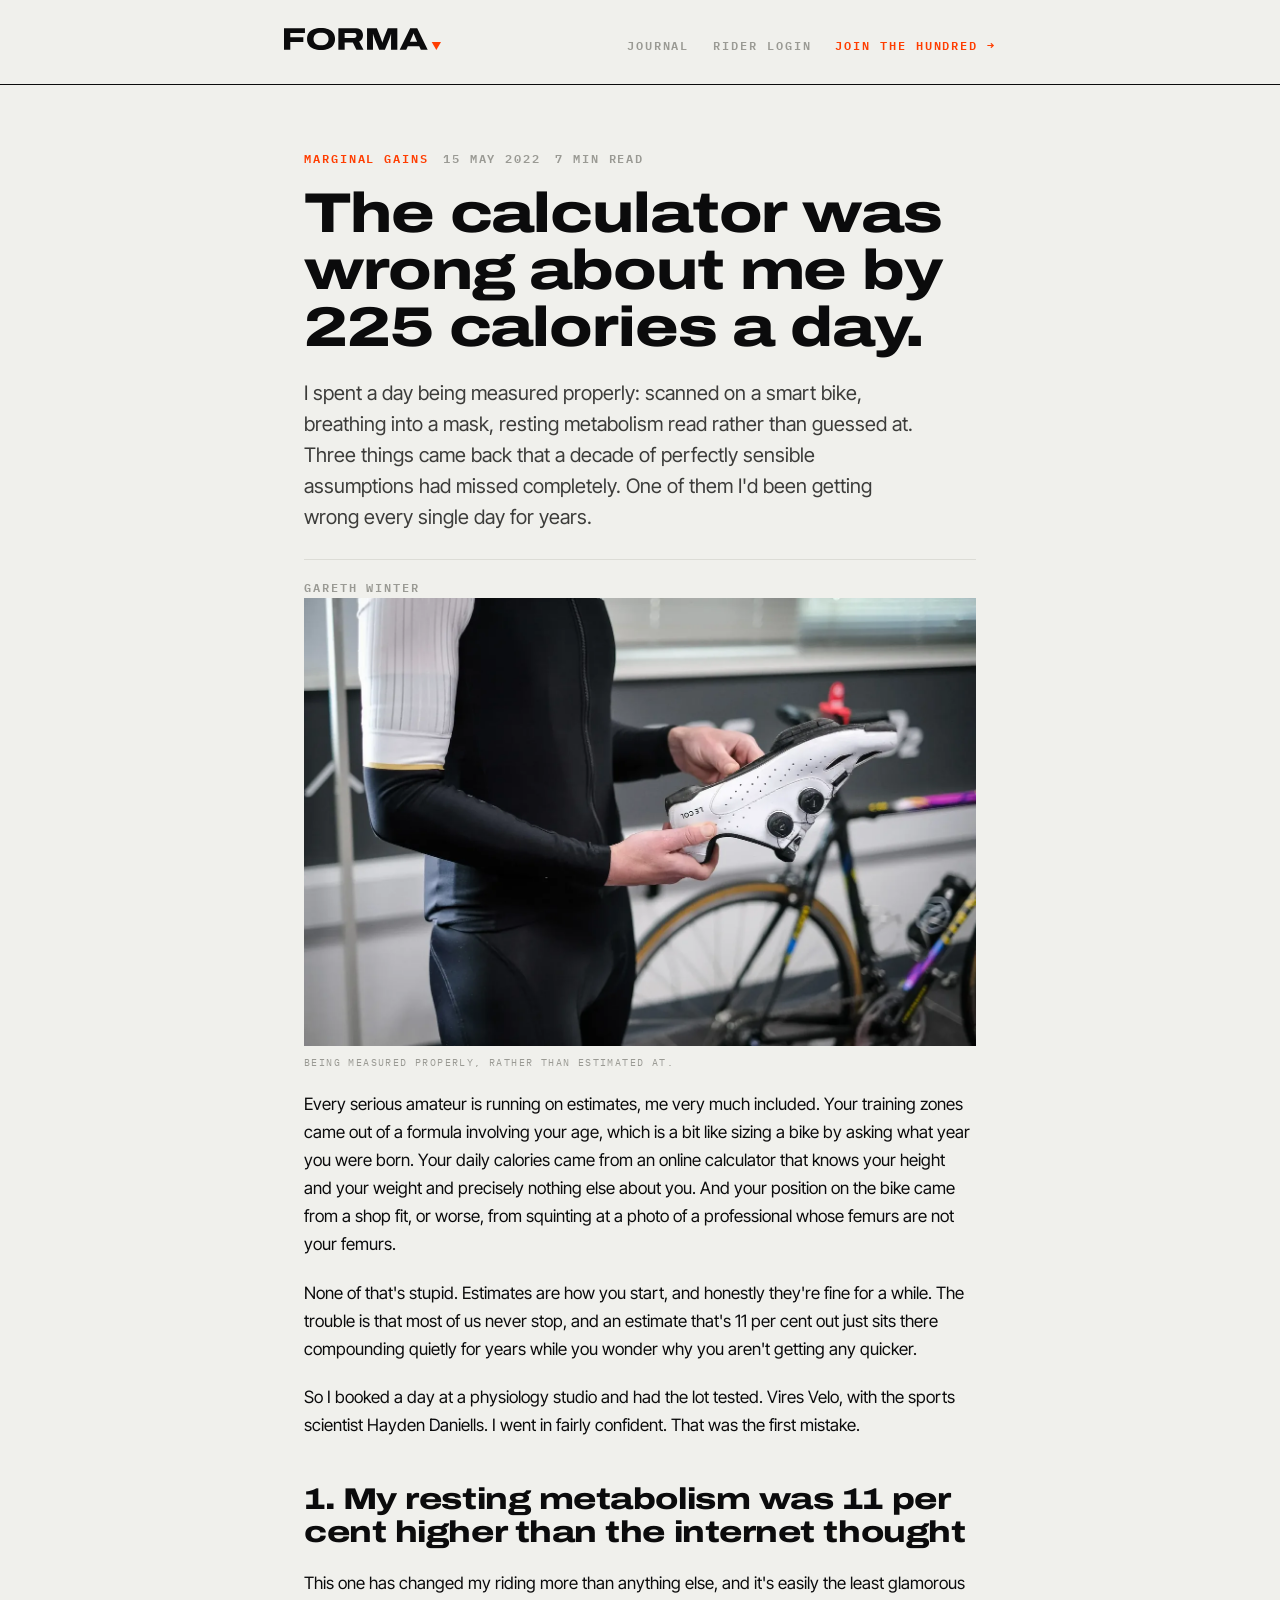
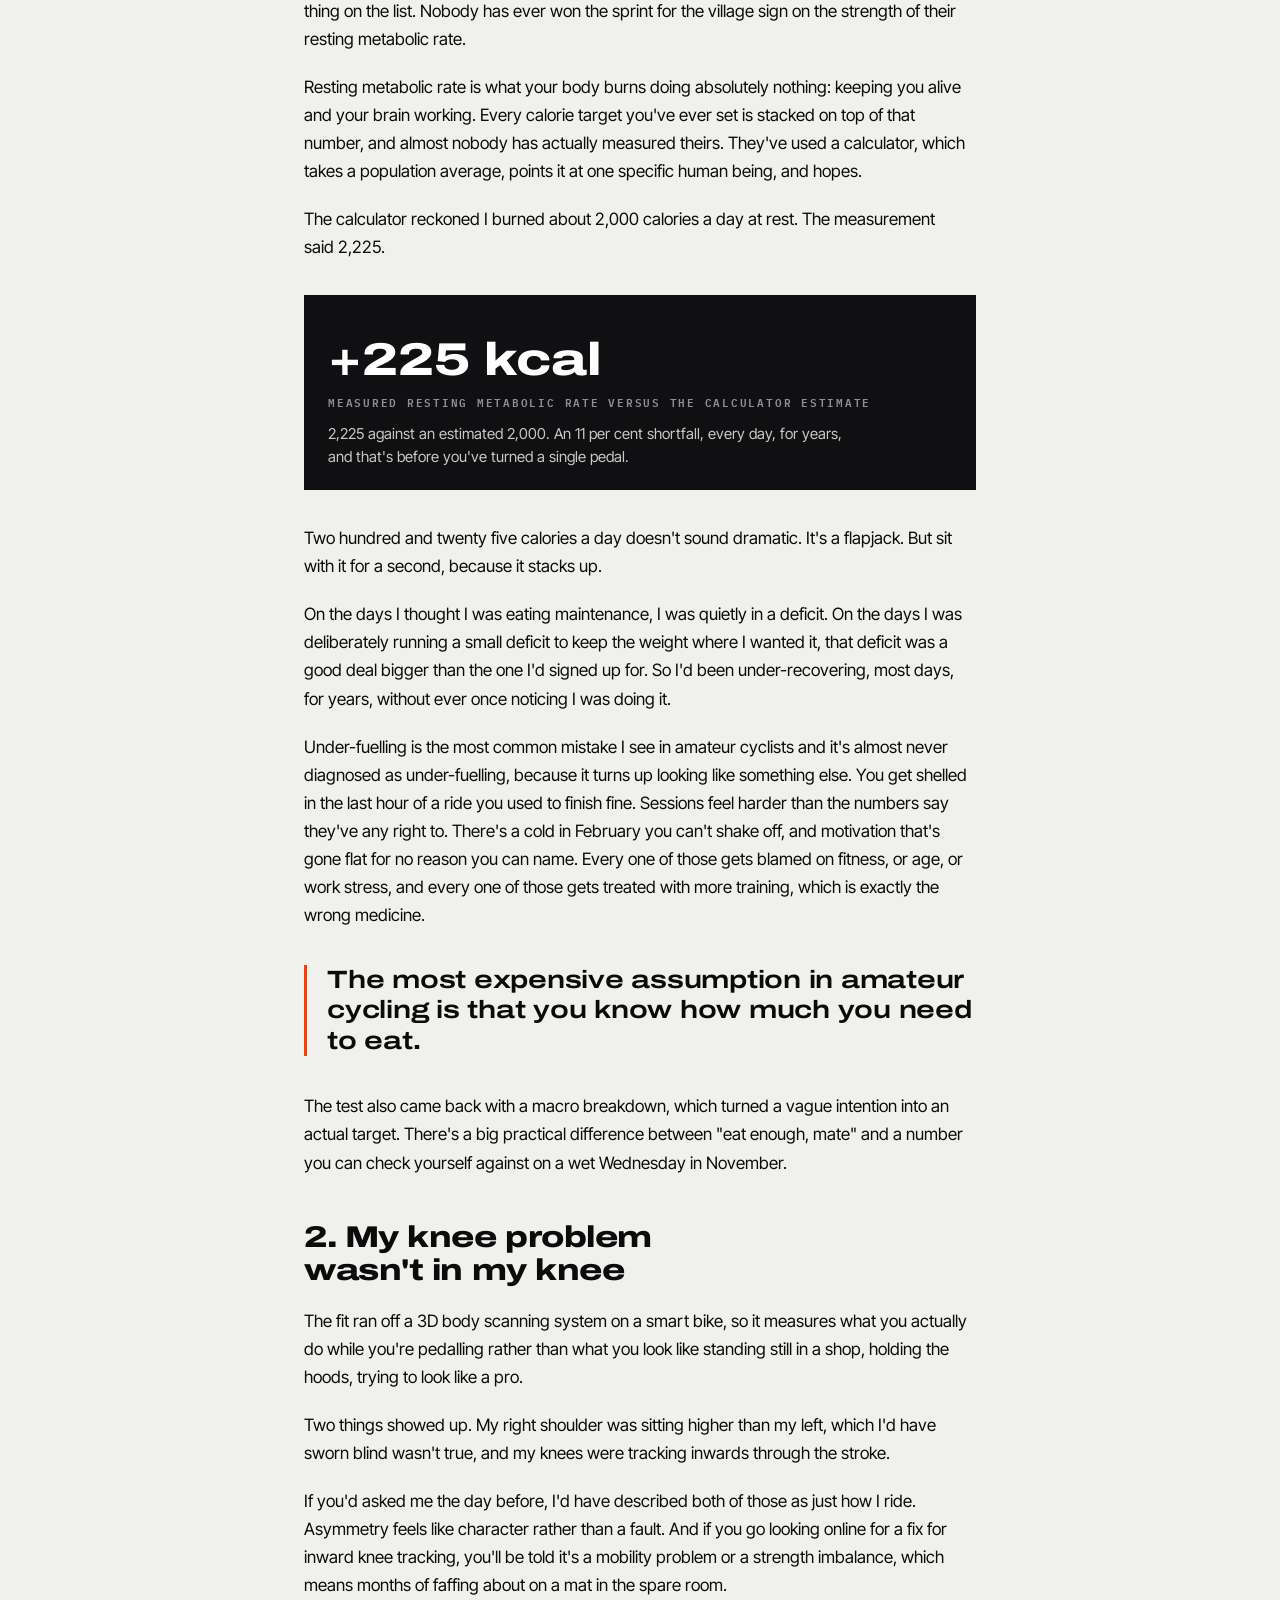
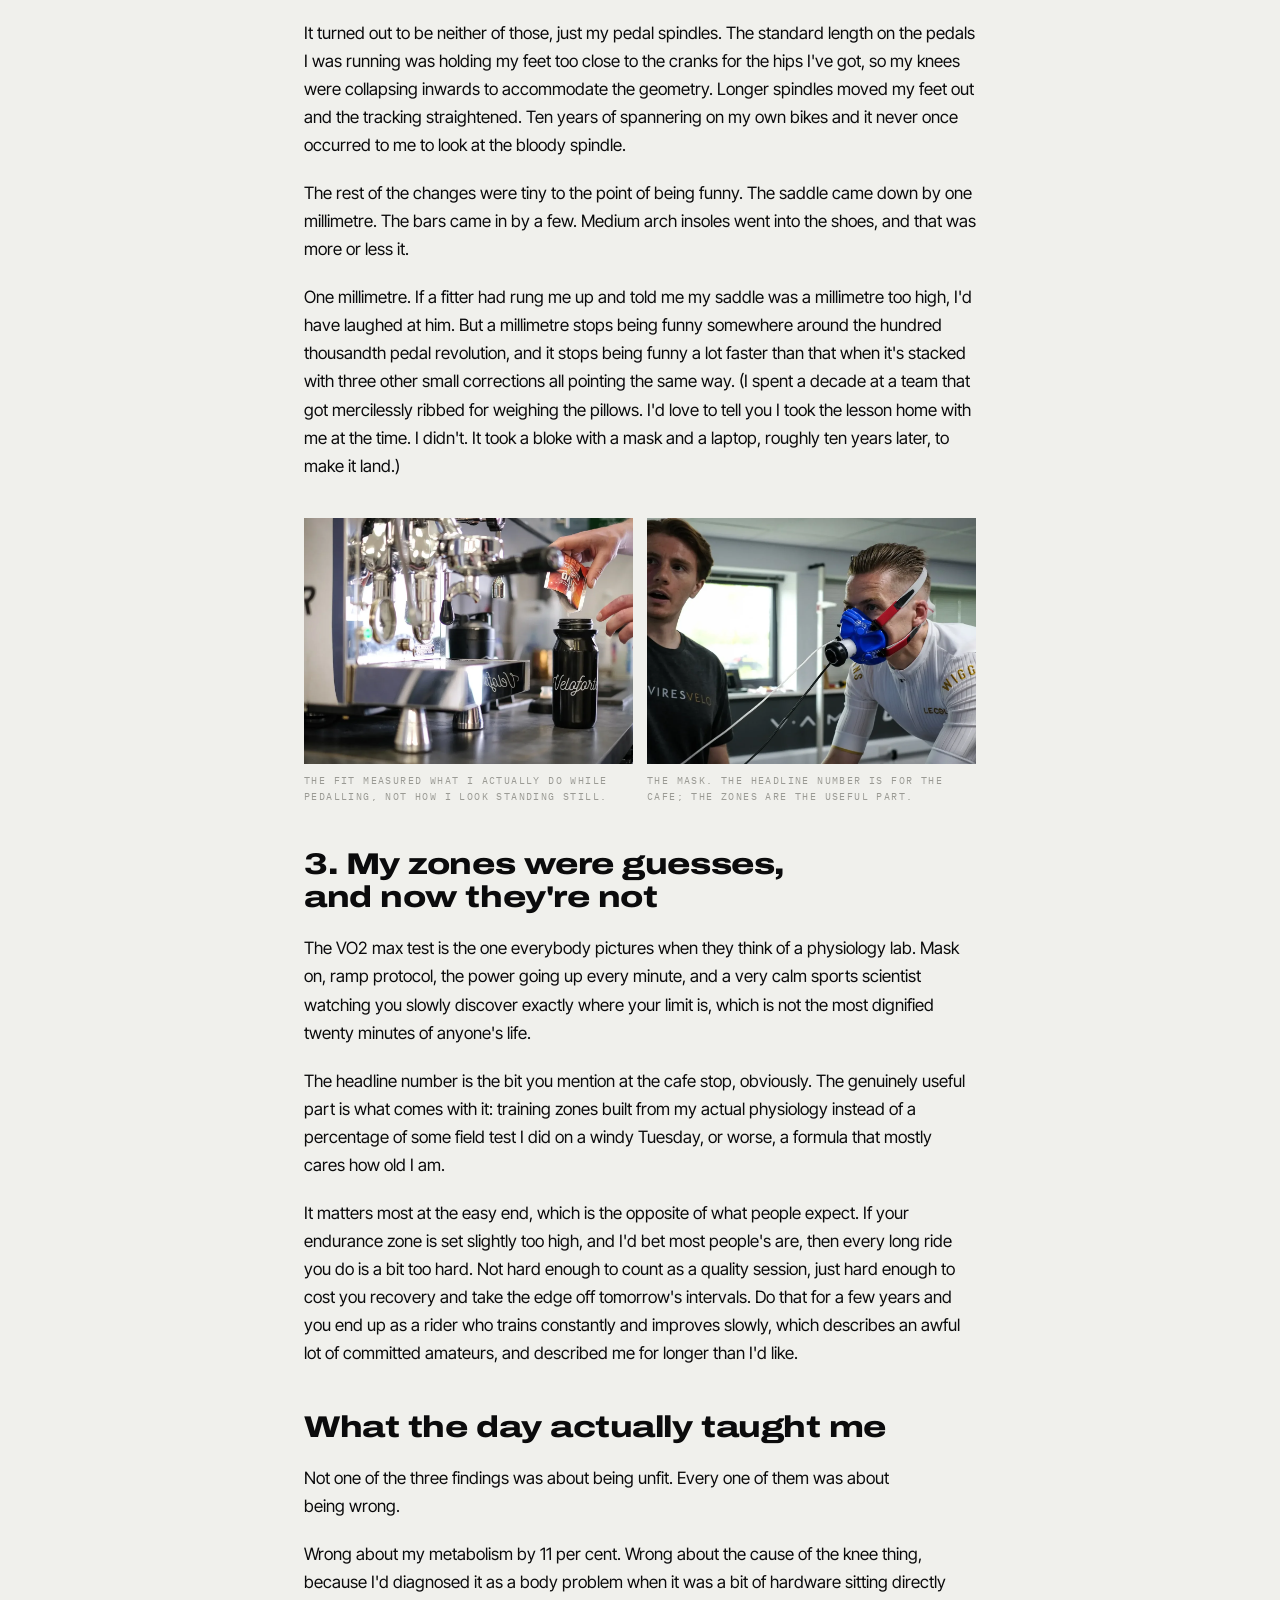
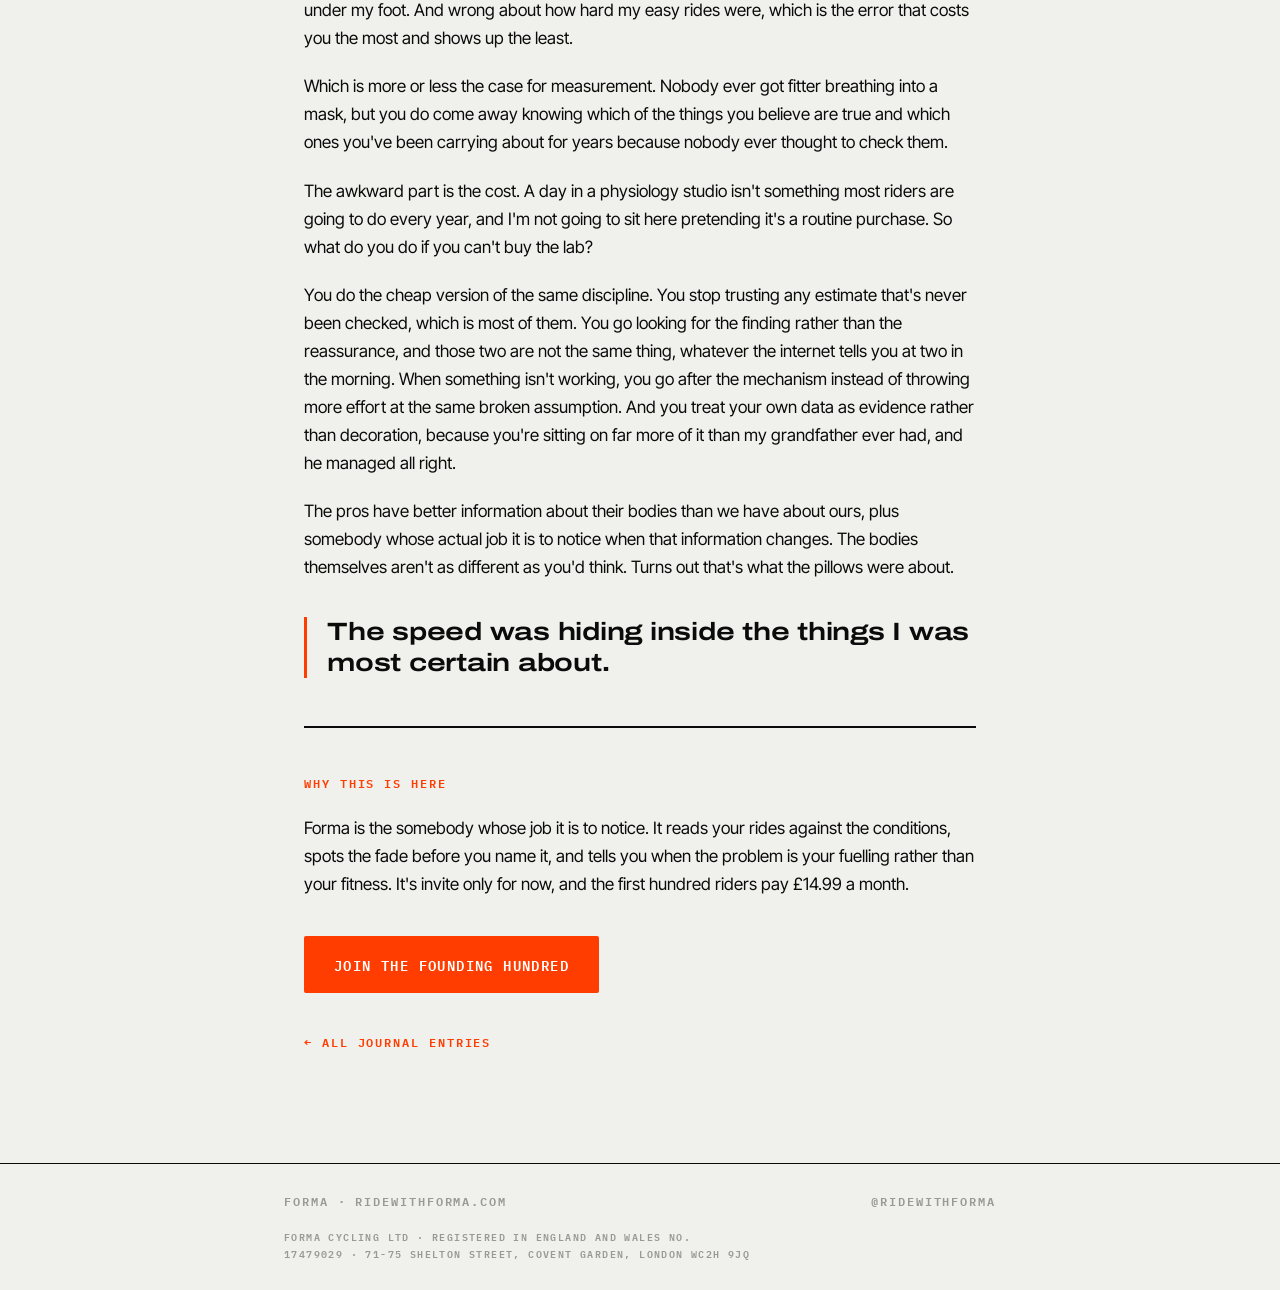
<file: journal/what-testing-told-me/index.html>
<!DOCTYPE html>
<html lang="en">
<head>
<meta charset="UTF-8">
<meta name="viewport" content="width=device-width, initial-scale=1.0">
<title>The calculator was wrong about me by 225 calories a day · FORMA Journal</title>
<link rel="icon" href="/favicon.svg" type="image/svg+xml">
<link rel="apple-touch-icon" href="/apple-touch-icon.png">
<meta name="description" content="A day in a physiology lab found an 11 per cent error in my fuelling, a shoulder I didn't know was lifted, and a knee problem that wasn't in my knee.">
<meta property="og:title" content="The calculator was wrong about me by 225 calories a day">
<meta property="og:description" content="What a day of proper testing found that a decade of assumptions had missed.">
<meta property="og:type" content="article">
<meta property="og:image" content="https://ridewithforma.com/journal/img/vv-1.webp">
<meta property="og:url" content="https://ridewithforma.com/journal/what-testing-told-me/">
<meta name="twitter:card" content="summary_large_image">
<meta name="twitter:title" content="The calculator was wrong about me by 225 calories a day">
<meta name="twitter:description" content="What a day of proper testing found that a decade of assumptions had missed.">
<meta name="twitter:image" content="https://ridewithforma.com/journal/img/vv-1.webp">
<link rel="preconnect" href="https://fonts.googleapis.com">
<link href="https://fonts.googleapis.com/css2?family=Archivo:wdth,wght@125,650..800&family=Inter+Tight:wght@400;500;600&family=IBM+Plex+Mono:wght@600&display=swap" rel="stylesheet">
<link rel="stylesheet" href="/journal/journal.css">
</head>
<body>

<header>
  <div class="wrap">
    <a href="/"><img class="lockup" src="/brand/lockup-ink.svg" alt="FORMA" height="22"></a>
    <span class="headright"><a class="kicker journallink" href="/journal/">Journal</a><a class="kicker riderlink" href="https://app.ridewithforma.com/login">Rider login</a><a class="kicker joinlink" href="/#waitlist"><span class="joinlong">Join the hundred&nbsp;→</span><span class="joinshort">Join&nbsp;→</span></a></span>
  </div>
</header>

<main>
<article>
  <div class="wrap">
    <div class="artmeta">
      <span class="kicker flamme">Marginal gains</span>
      <span class="kicker">15 May 2022</span>
      <span class="kicker">7 min read</span>
    </div>
    <h1>The calculator was wrong about me by 225 calories a day.</h1>
    <p class="standfirst">I spent a day being measured properly: scanned on a smart bike, breathing into a mask, resting metabolism read rather than guessed at. Three things came back that a decade of perfectly sensible assumptions had missed completely. One of them I'd been getting wrong every single day for years.</p>
    <p class="byline kicker">Gareth Winter</p>
  </div>

  <div class="wrap body">

    <figure class="lead">
      <img src="/journal/img/vv-1.webp" alt="Physiology testing on a smart bike" loading="lazy" width="1400" height="933">
      <figcaption>Being measured properly, rather than estimated at.</figcaption>
    </figure>
    <p>Every serious amateur is running on estimates, me very much included. Your training zones came out of a formula involving your age, which is a bit like sizing a bike by asking what year you were born. Your daily calories came from an online calculator that knows your height and your weight and precisely nothing else about you. And your position on the bike came from a shop fit, or worse, from squinting at a photo of a professional whose femurs are not your femurs.</p>

    <p>None of that's stupid. Estimates are how you start, and honestly they're fine for a while. The trouble is that most of us never stop, and an estimate that's 11 per cent out just sits there compounding quietly for years while you wonder why you aren't getting any quicker.</p>

    <p>So I booked a day at a physiology studio and had the lot tested. Vires Velo, with the sports scientist Hayden Daniells. I went in fairly confident. That was the first mistake.</p>

    <h2>1. My resting metabolism was 11 per cent higher than the internet thought</h2>

    <p>This one has changed my riding more than anything else, and it's easily the least glamorous thing on the list. Nobody has ever won the sprint for the village sign on the strength of their resting metabolic rate.</p>

    <p>Resting metabolic rate is what your body burns doing absolutely nothing: keeping you alive and your brain working. Every calorie target you've ever set is stacked on top of that number, and almost nobody has actually measured theirs. They've used a calculator, which takes a population average, points it at one specific human being, and hopes.</p>

    <p>The calculator reckoned I burned about 2,000 calories a day at rest. The measurement said 2,225.</p>

    <div class="stat">
      <p class="n">+225 kcal</p>
      <p class="lab">Measured resting metabolic rate versus the calculator estimate</p>
      <p class="note">2,225 against an estimated 2,000. An 11 per cent shortfall, every day, for years, and that's before you've turned a single pedal.</p>
    </div>

    <p>Two hundred and twenty five calories a day doesn't sound dramatic. It's a flapjack. But sit with it for a second, because it stacks up.</p>

    <p>On the days I thought I was eating maintenance, I was quietly in a deficit. On the days I was deliberately running a small deficit to keep the weight where I wanted it, that deficit was a good deal bigger than the one I'd signed up for. So I'd been under-recovering, most days, for years, without ever once noticing I was doing it.</p>

    <p>Under-fuelling is the most common mistake I see in amateur cyclists and it's almost never diagnosed as under-fuelling, because it turns up looking like something else. You get shelled in the last hour of a ride you used to finish fine. Sessions feel harder than the numbers say they've any right to. There's a cold in February you can't shake off, and motivation that's gone flat for no reason you can name. Every one of those gets blamed on fitness, or age, or work stress, and every one of those gets treated with more training, which is exactly the wrong medicine.</p>

    <div class="pull">
      <p>The most expensive assumption in amateur cycling is that you know how much you need to eat.</p>
    </div>

    <p>The test also came back with a macro breakdown, which turned a vague intention into an actual target. There's a big practical difference between "eat enough, mate" and a number you can check yourself against on a wet Wednesday in November.</p>

    <h2>2. My knee problem wasn't in my knee</h2>

    <p>The fit ran off a 3D body scanning system on a smart bike, so it measures what you actually do while you're pedalling rather than what you look like standing still in a shop, holding the hoods, trying to look like a pro.</p>

    <p>Two things showed up. My right shoulder was sitting higher than my left, which I'd have sworn blind wasn't true, and my knees were tracking inwards through the stroke.</p>

    <p>If you'd asked me the day before, I'd have described both of those as just how I ride. Asymmetry feels like character rather than a fault. And if you go looking online for a fix for inward knee tracking, you'll be told it's a mobility problem or a strength imbalance, which means months of faffing about on a mat in the spare room.</p>

    <p>It turned out to be neither of those, just my pedal spindles. The standard length on the pedals I was running was holding my feet too close to the cranks for the hips I've got, so my knees were collapsing inwards to accommodate the geometry. Longer spindles moved my feet out and the tracking straightened. Ten years of spannering on my own bikes and it never once occurred to me to look at the bloody spindle.</p>

    <p>The rest of the changes were tiny to the point of being funny. The saddle came down by one millimetre. The bars came in by a few. Medium arch insoles went into the shoes, and that was more or less it.</p>

    <p>One millimetre. If a fitter had rung me up and told me my saddle was a millimetre too high, I'd have laughed at him. But a millimetre stops being funny somewhere around the hundred thousandth pedal revolution, and it stops being funny a lot faster than that when it's stacked with three other small corrections all pointing the same way. (I spent a decade at a team that got mercilessly ribbed for weighing the pillows. I'd love to tell you I took the lesson home with me at the time. I didn't. It took a bloke with a mask and a laptop, roughly ten years later, to make it land.)</p>


    <div class="duo">
    <figure>
      <img src="/journal/img/vv-2.webp" alt="Bike fit assessment in the studio" loading="lazy" width="1400" height="933">
      <figcaption>The fit measured what I actually do while pedalling, not how I look standing still.</figcaption>
    </figure>

    <figure>
      <img src="/journal/img/vv-3.webp" alt="VO2 max ramp test with mask" loading="lazy" width="1400" height="933">
      <figcaption>The mask. The headline number is for the cafe; the zones are the useful part.</figcaption>
    </figure>
    </div>
    <h2>3. My zones were guesses, and now they're not</h2>

    <p>The VO2 max test is the one everybody pictures when they think of a physiology lab. Mask on, ramp protocol, the power going up every minute, and a very calm sports scientist watching you slowly discover exactly where your limit is, which is not the most dignified twenty minutes of anyone's life.</p>

    <p>The headline number is the bit you mention at the cafe stop, obviously. The genuinely useful part is what comes with it: training zones built from my actual physiology instead of a percentage of some field test I did on a windy Tuesday, or worse, a formula that mostly cares how old I am.</p>

    <p>It matters most at the easy end, which is the opposite of what people expect. If your endurance zone is set slightly too high, and I'd bet most people's are, then every long ride you do is a bit too hard. Not hard enough to count as a quality session, just hard enough to cost you recovery and take the edge off tomorrow's intervals. Do that for a few years and you end up as a rider who trains constantly and improves slowly, which describes an awful lot of committed amateurs, and described me for longer than I'd like.</p>

    <h2>What the day actually taught me</h2>

    <p>Not one of the three findings was about being unfit. Every one of them was about being wrong.</p>

    <p>Wrong about my metabolism by 11 per cent. Wrong about the cause of the knee thing, because I'd diagnosed it as a body problem when it was a bit of hardware sitting directly under my foot. And wrong about how hard my easy rides were, which is the error that costs you the most and shows up the least.</p>

    <p>Which is more or less the case for measurement. Nobody ever got fitter breathing into a mask, but you do come away knowing which of the things you believe are true and which ones you've been carrying about for years because nobody ever thought to check them.</p>

    <p>The awkward part is the cost. A day in a physiology studio isn't something most riders are going to do every year, and I'm not going to sit here pretending it's a routine purchase. So what do you do if you can't buy the lab?</p>

    <p>You do the cheap version of the same discipline. You stop trusting any estimate that's never been checked, which is most of them. You go looking for the finding rather than the reassurance, and those two are not the same thing, whatever the internet tells you at two in the morning. When something isn't working, you go after the mechanism instead of throwing more effort at the same broken assumption. And you treat your own data as evidence rather than decoration, because you're sitting on far more of it than my grandfather ever had, and he managed all right.</p>

    <p>The pros have better information about their bodies than we have about ours, plus somebody whose actual job it is to notice when that information changes. The bodies themselves aren't as different as you'd think. Turns out that's what the pillows were about.</p>

    <div class="pull">
      <p>The speed was hiding inside the things I was most certain about.</p>
    </div>

    <div class="endnote">
      <p class="kicker flamme">Why this is here</p>
      <p>Forma is the somebody whose job it is to notice. It reads your rides against the conditions, spots the fade before you name it, and tells you when the problem is your fuelling rather than your fitness. It's invite only for now, and the first hundred riders pay £14.99 a month.</p>
      <p><a class="cta" href="/#waitlist">Join the founding hundred</a></p>
    </div>

    <a class="backlink kicker" href="/journal/">← All journal entries</a>
  </div>
</article>
</main>

<footer>
  <div class="wrap">
    <span class="kicker">FORMA · RIDEWITHFORMA.COM</span>
    <span class="kicker"><a href="https://instagram.com/ridewithforma">@RIDEWITHFORMA</a></span>
    <p class="kicker legal">FORMA CYCLING LTD &middot; Registered in England and Wales No. 17479029 &middot; 71-75 Shelton Street, Covent Garden, London WC2H 9JQ</p>
  </div>
</footer>

</body>
</html>
</file>
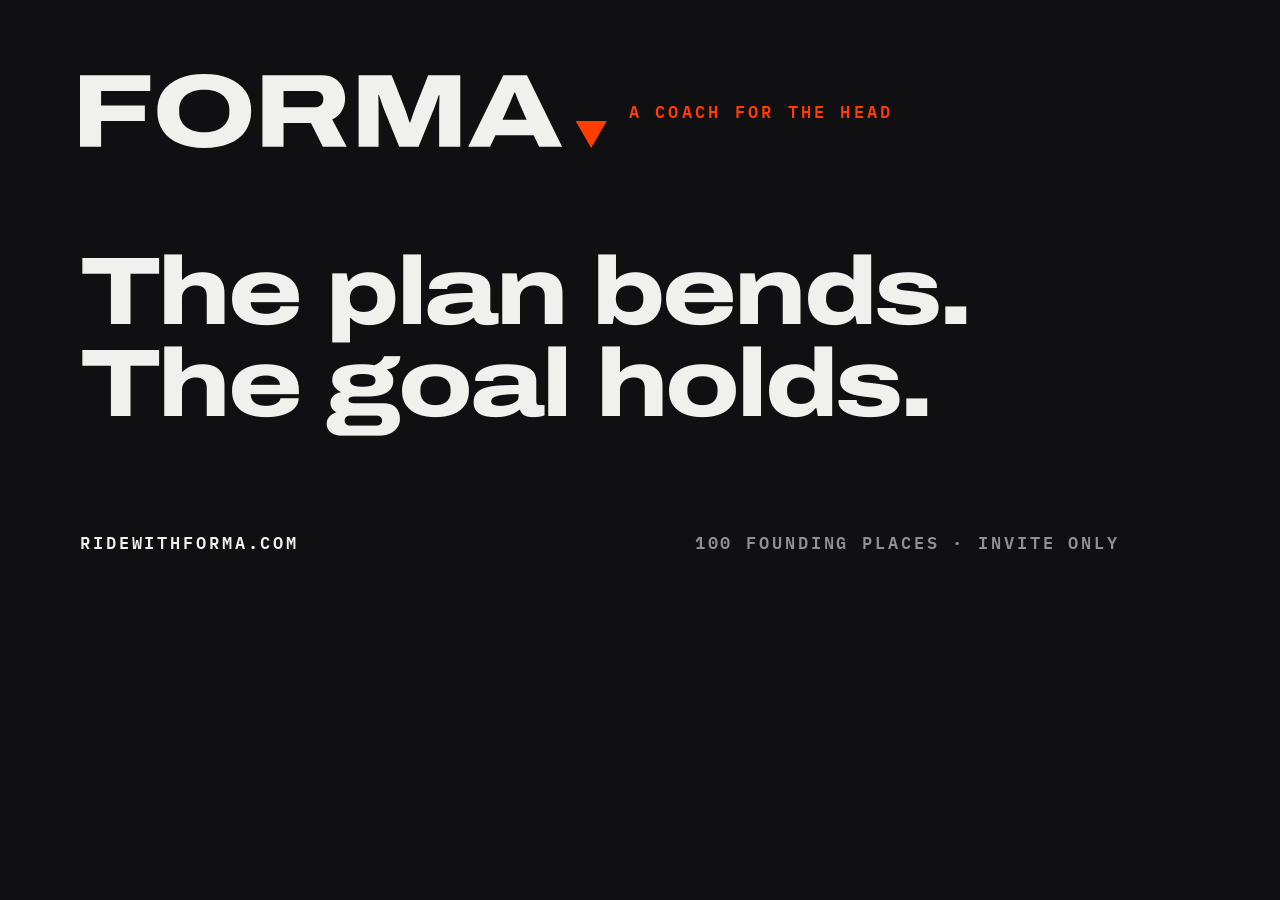
<file: og-card.html>
<!DOCTYPE html><html><head><meta charset="utf-8">
<link rel="preconnect" href="https://fonts.googleapis.com">
<link rel="preconnect" href="https://fonts.gstatic.com" crossorigin>
<link href="https://fonts.googleapis.com/css2?family=Archivo:wdth,wght@125,650..800&family=IBM+Plex+Mono:wght@600&display=swap" rel="stylesheet">
<style>
  *{margin:0;padding:0;box-sizing:border-box}
  html,body{width:1200px;height:630px;overflow:hidden}
  body{background:#101012;color:#F0F0EC;display:flex;flex-direction:column;
    justify-content:space-between;padding:74px 80px;
    font-family:'Archivo',sans-serif;-webkit-font-smoothing:antialiased}
  .top{display:flex;align-items:center;gap:22px}
  .mono{font-family:'IBM Plex Mono',monospace;font-size:17px;font-weight:600;
    letter-spacing:.19em;text-transform:uppercase;color:#FF3D00}
  h1{font-stretch:125%;font-weight:800;font-size:96px;letter-spacing:-.028em;
    line-height:.96;max-width:15ch}
  .foot{display:flex;justify-content:space-between;align-items:baseline;
    font-family:'IBM Plex Mono',monospace;font-size:17px;font-weight:600;
    letter-spacing:.17em;text-transform:uppercase;color:#8E9196}
  .foot .hot{color:#F0F0EC}
</style></head><body>
  <div class="top"><svg style="height:74px;width:auto;display:block" viewBox="118.99 121.48 762.02 107.04" xmlns="http://www.w3.org/2000/svg" role="img" aria-label="FORMA"><path fill="#F0F0EC" d="M149.51,226.72h-30.52v-103.44h101.63v22.7h-71.11v20.9h63.3v22.7h-63.3v37.14Z"/><path fill="#F0F0EC" d="M298.65,228.52h0c-13.83,0-25.83-2.13-36-6.39-10.17-4.26-18.02-10.37-23.53-18.34-5.51-7.97-8.27-17.56-8.27-28.79h0c0-11.23,2.76-20.82,8.27-28.79,5.51-7.97,13.36-14.08,23.53-18.34,10.17-4.26,22.17-6.39,36-6.39h0c14.03,0,26.11,2.13,36.24,6.39,10.12,4.26,17.94,10.37,23.45,18.34,5.51,7.97,8.27,17.56,8.27,28.79h0c0,11.23-2.76,20.82-8.27,28.79-5.51,7.97-13.33,14.08-23.45,18.34-10.13,4.26-22.21,6.39-36.24,6.39ZM298.65,205.82h0c5.41,0,10.35-.65,14.81-1.95,4.46-1.31,8.29-3.21,11.5-5.72,3.21-2.5,5.69-5.58,7.45-9.24,1.75-3.66,2.63-7.75,2.63-12.26h0v-3.6c0-4.41-.88-8.42-2.63-12.03-1.76-3.61-4.24-6.66-7.45-9.17s-7.04-4.41-11.5-5.72c-4.46-1.3-9.4-1.95-14.81-1.95h0c-5.41,0-10.32.65-14.73,1.95-4.41,1.31-8.25,3.21-11.5,5.72-3.26,2.51-5.74,5.56-7.44,9.17-1.71,3.61-2.56,7.62-2.56,12.03h0v3.6c0,4.51.85,8.6,2.56,12.26,1.7,3.66,4.18,6.74,7.44,9.24,3.25,2.51,7.09,4.41,11.5,5.72,4.41,1.3,9.32,1.95,14.73,1.95Z"/><path fill="#F0F0EC" d="M413.42,226.72h-30.52v-103.44h86c7.51,0,13.73,1.55,18.64,4.66,4.91,3.11,8.62,7.19,11.13,12.26,2.5,5.06,3.75,10.6,3.75,16.61h0c0,6.51-1.55,12.45-4.66,17.82-3.11,5.36-7.77,9.59-13.98,12.7h0l21.05,39.39h-34.58l-17.14-34.43h-39.69v34.43ZM413.42,145.98v23.76h45.4c3.71,0,6.67-1.1,8.87-3.31,2.21-2.21,3.31-5.16,3.31-8.87h0c0-2.41-.5-4.49-1.5-6.24-1-1.75-2.4-3.08-4.21-3.98-1.81-.91-3.96-1.36-6.47-1.36h-45.4Z"/><path fill="#F0F0EC" d="M550.88,226.72h-28.86v-103.44h47.81l17.74,44.96c.8,1.8,1.68,4.1,2.63,6.91.95,2.81,1.9,5.69,2.85,8.65.95,2.95,1.83,5.58,2.63,7.89h1.06c.6-2.11,1.38-4.56,2.33-7.37.95-2.81,1.95-5.64,3-8.49,1.05-2.86,1.98-5.39,2.79-7.59h0l17.74-44.96h46.45v103.44h-30.52v-53.37c0-2.11.03-4.46.08-7.07.05-2.61.12-5.16.22-7.67.1-2.51.15-4.66.15-6.46h-1.2c-.6,1.9-1.35,4.15-2.25,6.76-.91,2.61-1.78,5.19-2.63,7.75-.85,2.55-1.68,4.78-2.49,6.69h0l-21.65,53.37h-27.96l-21.8-53.37c-1-2.61-1.98-5.26-2.93-7.97-.95-2.71-1.81-5.24-2.56-7.59-.75-2.36-1.37-4.24-1.88-5.64h-1.2c.1,1.4.18,3.25.23,5.56.05,2.31.1,4.81.15,7.52.05,2.71.07,5.41.07,8.12h0v53.37Z"/><path fill="#F0F0EC" d="M712.15,226.72h-31.57l50.81-103.44h34.13l50.82,103.44h-33.23l-7.81-16.54h-55.33l-7.82,16.54ZM739.51,166.73l-9.32,21.05h34.88l-9.32-21.05c-.4-.9-.95-2.23-1.65-3.98-.71-1.75-1.46-3.61-2.26-5.57-.8-1.95-1.5-3.76-2.1-5.41-.6-1.65-1.1-2.88-1.51-3.68h-1.05c-.7,1.81-1.55,3.91-2.55,6.31-1.01,2.41-1.94,4.71-2.79,6.92-.85,2.21-1.62,4.01-2.33,5.41h0Z"/><polygon fill="#FF3D00" points="835.91 189.52 881.01 189.52 858.41 228.52 835.91 189.52"/></svg><span class="mono">A coach for the head</span></div>
  <h1>The plan bends.<br>The goal holds.</h1>
  <div class="foot"><span class="hot">ridewithforma.com</span><span>100 founding places &middot; invite only</span></div>
</body></html>
</file>
<file: journal/journal.css>
:root{
  --ink:#0B0B0C; --paper:#FAFAF7; --chalk:#F0F0EC; --slate:#9A9A94;
  --carbon:#101012; --carbon-raised:#1A1A1E; --flamme:#FF3D00; --titanium:#8E9196;
  --rule:#DCDCD6;
}
*{margin:0;padding:0;box-sizing:border-box}
/* clip, not hidden: full-bleed bands can overhang without creating a
   scroll container (which would break any sticky positioning). */
html{scroll-behavior:smooth;overflow-x:clip}
body{background:var(--chalk);color:var(--ink);font-family:'Inter Tight',sans-serif;font-size:17px;line-height:1.65;-webkit-font-smoothing:antialiased}
.wrap{max-width:720px;margin:0 auto;padding:0 24px}
.kicker{font-family:'IBM Plex Mono',monospace;font-size:12px;font-weight:600;letter-spacing:.16em;text-transform:uppercase;color:var(--slate)}
.kicker.flamme{color:var(--flamme)}
a{color:inherit}

/* Header, matched to the landing page */
header{padding:28px 0;border-bottom:1px solid var(--ink);background:var(--chalk)}
header .wrap{max-width:760px;display:flex;justify-content:space-between;align-items:baseline;gap:20px}
header .lockup{height:22px;width:auto;display:block;flex:none}
.headright{display:flex;gap:24px;align-items:baseline}
.headright a{text-decoration:none}
.riderlink{color:var(--slate);white-space:nowrap} .riderlink:hover{color:var(--ink)}
.joinlink{color:var(--flamme);white-space:nowrap} .joinlink:hover{color:var(--ink)}
/* Below 640px the lockup plus three header items overflow the viewport, and
   html{overflow-x:clip} above means that overflow is clipped, not scrollable.
   So the header sheds: the index sheds its EST. stamp, articles shed the
   Journal link (they carry "All journal entries" at the foot), and the CTA
   shortens. The lockup never shrinks: it is the brand. */
@media (max-width:640px){
  header .wrap{gap:14px}
  .headright{gap:18px}
  .headright .est{display:none}
  .headright .journallink{display:none}
  .joinlink .joinlong{display:none}
}
@media (min-width:641px){ .joinlink .joinshort{display:none} }
/* Under ~400px even the shortened row loses to the lockup, so the header
   wraps into two tidy rows rather than shedding the login link. */
@media (max-width:480px){
  header .wrap{flex-wrap:wrap}
  .headright{width:100%;justify-content:flex-start}
}

/* Index masthead */
.masthead{padding:72px 0 40px;border-bottom:1px solid var(--rule)}
.masthead h1{font-family:'Archivo',sans-serif;font-stretch:125%;font-weight:800;letter-spacing:-.02em;line-height:.98;font-size:clamp(48px,9vw,76px);margin:14px 0 0}
.masthead p{max-width:560px;margin-top:18px;color:#3C3C3A}

/* Index list */
.entries{padding:8px 0 40px}
.entry{display:block;text-decoration:none;padding:30px 0;border-bottom:1px solid var(--rule)}
.entry:hover h2{color:var(--flamme)}
.entry .meta{display:flex;gap:14px;align-items:baseline;flex-wrap:wrap}
.entry h2{font-family:'Archivo',sans-serif;font-stretch:125%;font-weight:800;letter-spacing:-.015em;line-height:1.06;font-size:clamp(24px,4vw,31px);margin:10px 0 8px;transition:color .15s ease}
.entry p{color:#3C3C3A;max-width:600px}
.entry .read{margin-top:10px}

/* Article */
article{padding:64px 0 24px}
.artmeta{display:flex;gap:14px;align-items:baseline;flex-wrap:wrap;margin-bottom:16px}
article h1{font-family:'Archivo',sans-serif;font-stretch:125%;font-weight:800;letter-spacing:-.02em;line-height:1.02;font-size:clamp(36px,6.4vw,56px);text-wrap:balance}
.standfirst{font-size:20px;line-height:1.55;color:#3C3C3A;margin-top:22px;max-width:620px}
.byline{margin-top:26px;padding-top:18px;border-top:1px solid var(--rule)}
.body{padding-bottom:20px}
.body p{margin-top:20px}
.body h2{font-family:'Archivo',sans-serif;font-stretch:125%;font-weight:800;letter-spacing:-.015em;line-height:1.1;font-size:clamp(24px,3.6vw,30px);margin:44px 0 0;text-wrap:balance}
.body h3{font-family:'Archivo',sans-serif;font-stretch:125%;font-weight:650;font-size:20px;margin:32px 0 0}
.body strong{font-weight:600}
.body ul{margin:18px 0 0;padding-left:20px}
.body li{margin-top:9px}
.body a{color:var(--flamme);text-underline-offset:3px}

/* Figures that carry numbers */
.stat{margin:34px 0;padding:22px 24px;background:var(--carbon);color:#F0F0EC}
.stat .n{font-family:'Archivo',sans-serif;font-stretch:125%;font-weight:800;font-size:clamp(34px,6vw,46px);line-height:1;color:#fff}
.stat .lab{font-family:'IBM Plex Mono',monospace;font-size:11px;font-weight:600;letter-spacing:.16em;text-transform:uppercase;color:var(--titanium);margin-top:10px}
/* Reset the standalone .note box styling: inside carbon it is plain text. */
.stat .note{margin:12px 0 0;padding:0;border:0;background:none;font-size:15px;line-height:1.5;color:#C9C9C4;max-width:520px}

.pull{margin:36px 0;padding-left:20px;border-left:3px solid var(--flamme)}
.pull p{font-family:'Archivo',sans-serif;font-stretch:125%;font-weight:650;font-size:clamp(20px,3.2vw,25px);line-height:1.22;letter-spacing:-.01em;margin:0}

.note{margin:32px 0;padding:16px 18px;border:1px solid var(--rule);background:var(--paper);font-size:15px;color:#4A4A47}

table{width:100%;border-collapse:collapse;margin:30px 0;font-size:15px}
th,td{text-align:left;padding:11px 12px;border-bottom:1px solid var(--rule)}
th{font-family:'IBM Plex Mono',monospace;font-size:11px;font-weight:600;letter-spacing:.12em;text-transform:uppercase;color:var(--slate)}
td.num{font-family:'IBM Plex Mono',monospace;font-variant-numeric:tabular-nums}
.scroller{overflow-x:auto}

/* Close + CTA */
.endnote{margin-top:48px;padding-top:26px;border-top:2px solid var(--ink)}
/* Must out-specify `.body a`, or the label renders flamme on flamme. */
.cta,.body a.cta{display:inline-block;font-family:'IBM Plex Mono',monospace;font-size:14px;font-weight:600;letter-spacing:.1em;text-transform:uppercase;padding:17px 30px;background:var(--flamme);color:#fff;text-decoration:none;border-radius:2px;margin-top:18px}
.cta:hover,.body a.cta:hover{background:#D93400;color:#fff}
.backlink{display:inline-block;margin:40px 0 0;text-decoration:none}
.backlink:hover{color:var(--flamme)}

footer{margin-top:64px;padding:28px 0;border-top:1px solid var(--ink)}
footer .wrap{max-width:760px;display:flex;justify-content:space-between;gap:16px;flex-wrap:wrap}
footer a{text-decoration:none}
footer a:hover{color:var(--flamme)}
/* The trading disclosure the law asks for: present, legible, and quiet. */
footer .legal{flex-basis:100%;font-size:10px;letter-spacing:.14em;line-height:1.7;text-wrap:balance}
/* Index titles and body copy never leave one word on its own line. */
.entry h2{text-wrap:balance}
.standfirst,.entry p,.body p{text-wrap:pretty}

/* Photography */
figure{margin:38px 0}
figure img{display:block;width:100%;height:auto;background:var(--rule)}
figcaption{font-family:'IBM Plex Mono',monospace;font-size:10px;letter-spacing:.14em;text-transform:uppercase;color:var(--slate);margin-top:9px;line-height:1.55}
.lead{margin:0 0 6px}
.lead img{aspect-ratio:3/2;object-fit:cover}
.duo{display:grid;grid-template-columns:1fr 1fr;gap:14px;margin:38px 0}
.duo figure{margin:0}
.duo img{aspect-ratio:4/3;object-fit:cover}
@media (max-width:620px){ .duo{grid-template-columns:1fr} }
/* charts keep their true proportions; 4/3 cover is for photography */
.duo.data img{aspect-ratio:auto;object-fit:initial}
/* Full-bleed band for the wide panoramics */
.band{margin:44px 0;width:100vw;position:relative;left:50%;transform:translateX(-50%)}
.band img{width:100%;height:auto;display:block;max-height:420px;object-fit:cover}
.band figcaption{max-width:720px;margin:9px auto 0;padding:0 24px}
/* Index thumbnails */
.entry{display:grid;grid-template-columns:170px 1fr;gap:22px;align-items:start}
.entry .thumb{width:100%;height:auto;aspect-ratio:4/3;object-fit:cover;background:var(--rule)}
.entry .txt{min-width:0}
@media (max-width:620px){ .entry{grid-template-columns:1fr} .entry .thumb{aspect-ratio:16/9} }

/* Video: breaks out past the 720px reading column to a cinematic 960,
   without the 100vw scrollbar trap (min() against the padded viewport). */
.vid{margin:44px 0;width:min(960px,calc(100vw - 48px));position:relative;left:50%;transform:translateX(-50%)}
/* Absolute inside a ratio box: the iframe's intrinsic height would
   otherwise win over aspect-ratio and squash the player. */
.vid .frame{position:relative;aspect-ratio:16/9;background:var(--carbon)}
.vid iframe{position:absolute;inset:0;width:100%;height:100%;border:0;display:block}
.vid figcaption{max-width:720px;margin-left:auto;margin-right:auto;padding:0 24px}
@media (max-width:760px){ .vid figcaption{padding:0} }
</file>
